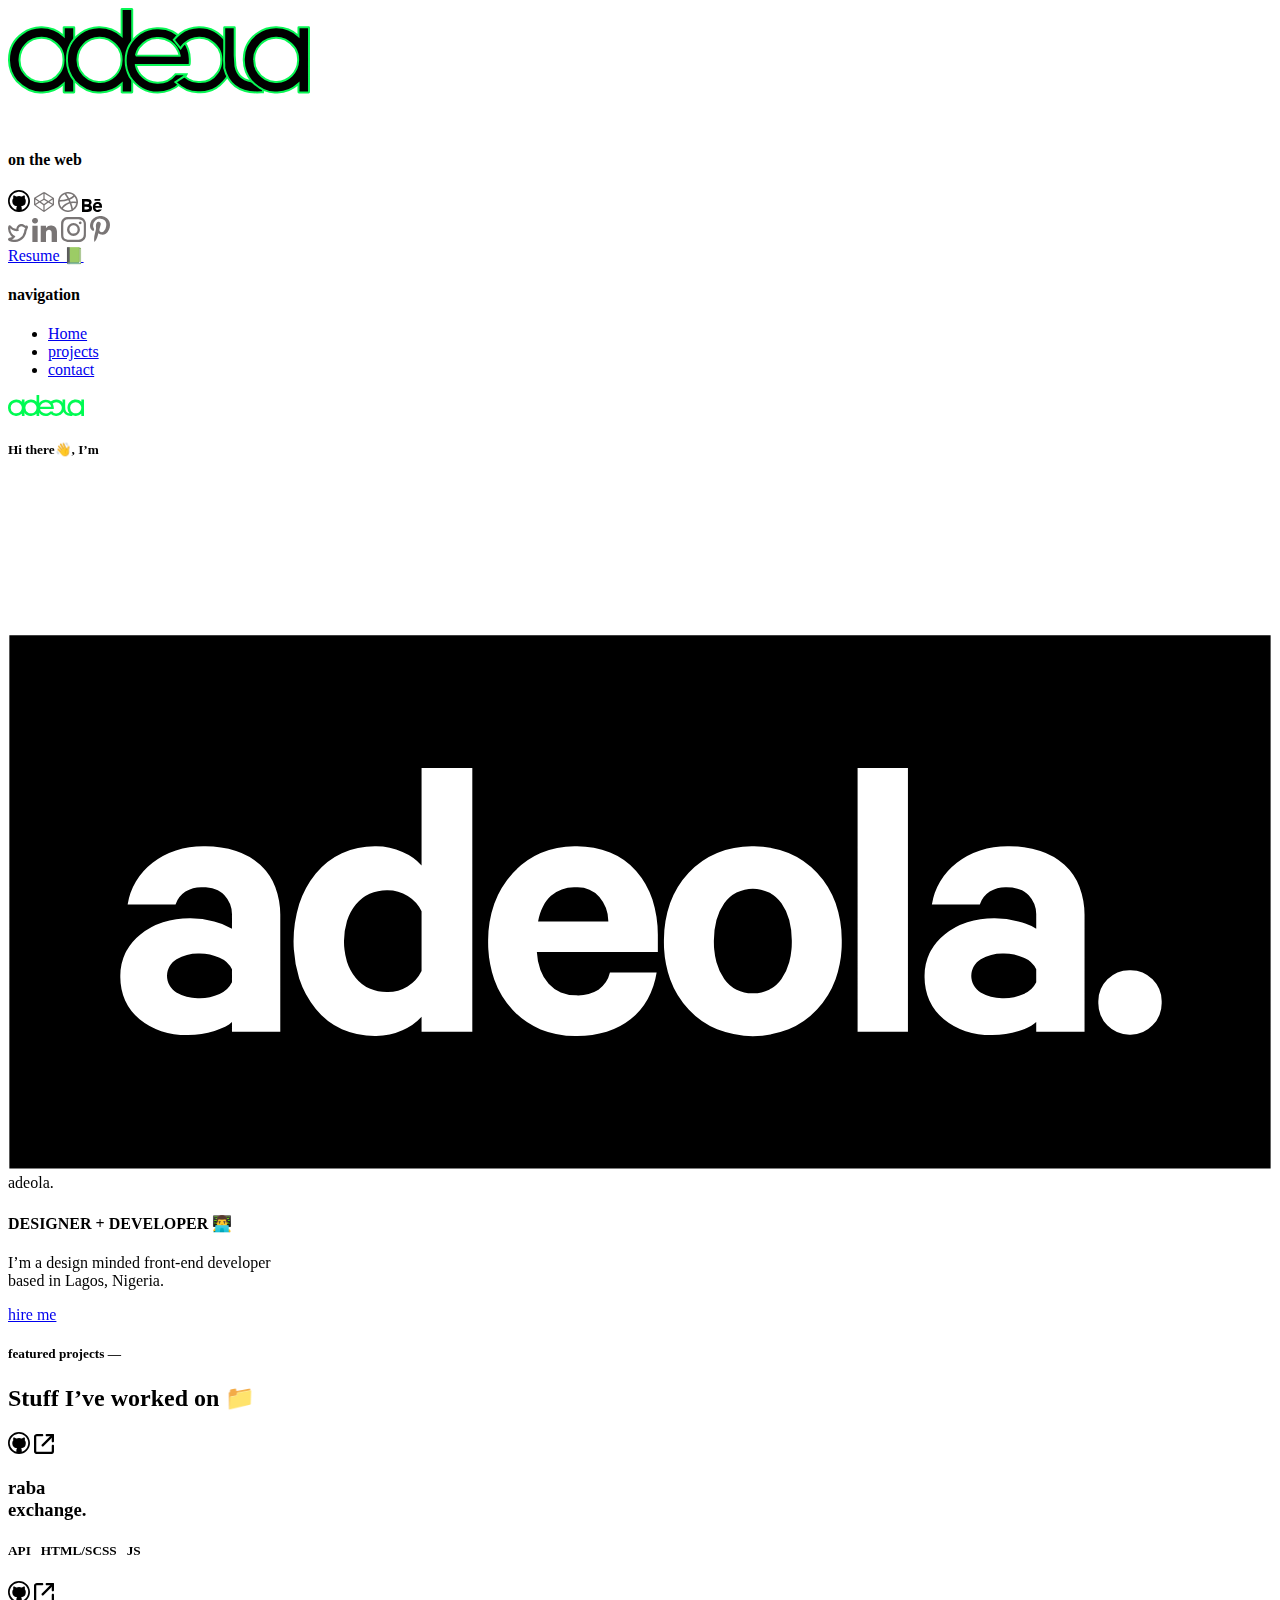
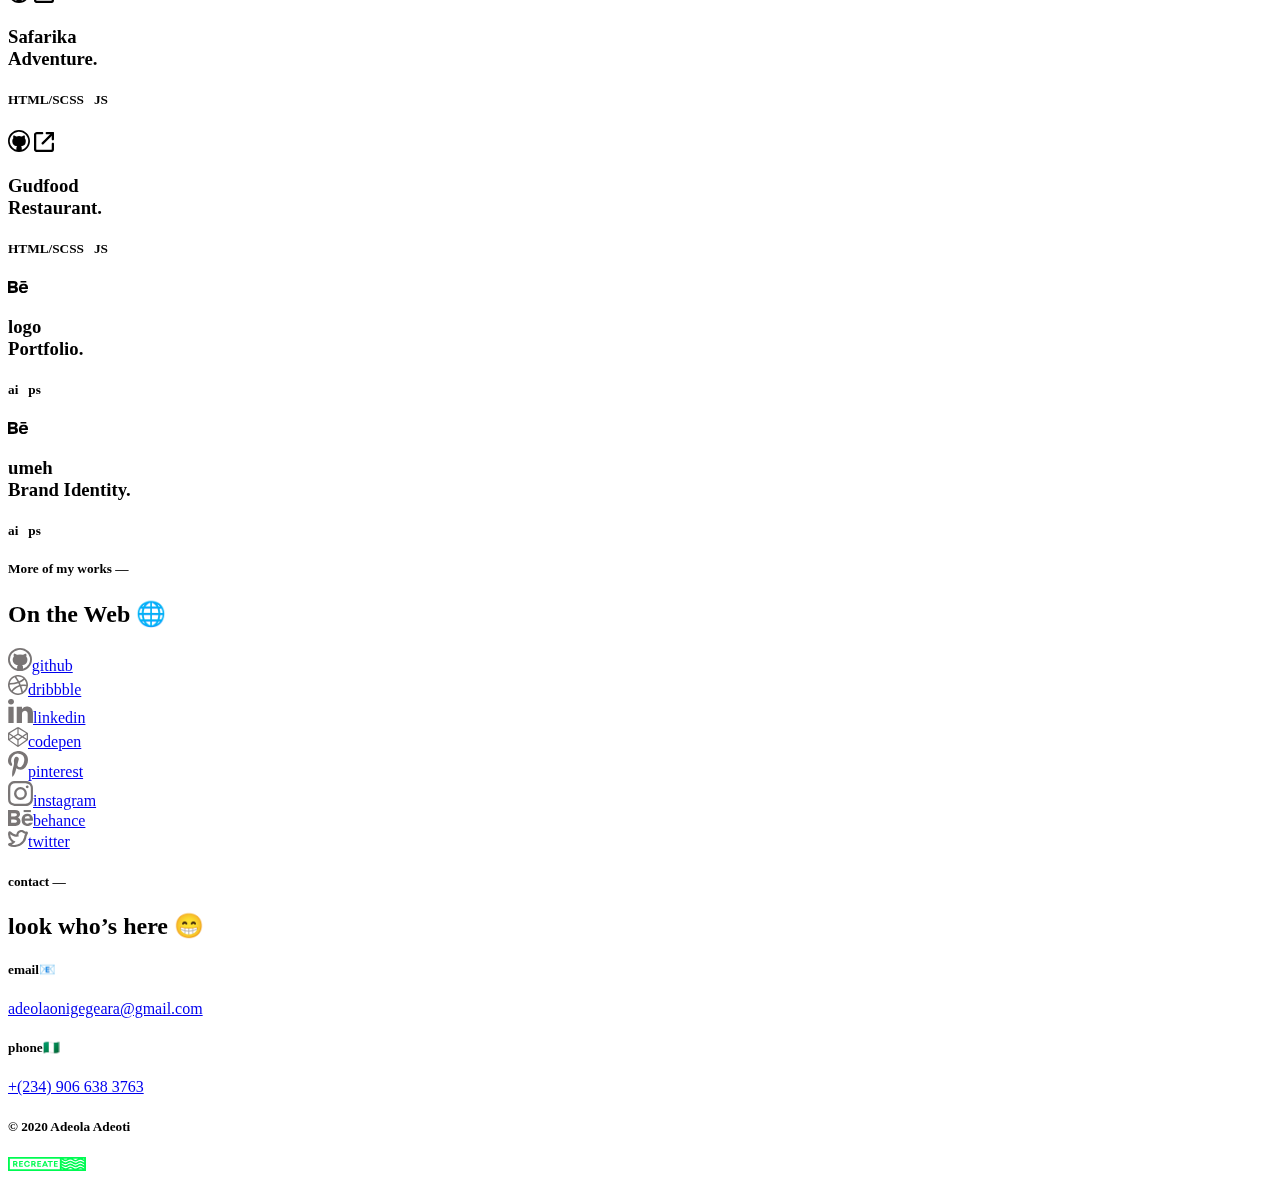
<file: adeolaadeoti-portfolio-master/src/index.html>
<!DOCTYPE html>
<html lang="en">
<head>
    <meta charset="UTF-8">
    <meta name="viewport" content="width=device-width, initial-scale=1.0">
    <title>Adeola Adeola &mdash; Portfolio</title>
    <link rel="icon" type="image/png" sizes="32x32" href="img/png/favicon.png">
    <meta name="theme-color" content="#000000">
    <meta name="description" content="Adeola Adeoti Portfolio">
    <meta name="Keywords" content="Adeola Adeoti, Portfolio, Front-End Developer, Developer, Software Engineer, Nigeria, Lagos">

    <!--w -->
    <meta property="og:site_name" content="adeolaadeoti.netlify.app">
    <meta property="og:title" content="Adeola Adeoti Portfolio">
    <meta property="og:description" content="I’m a design minded front-end developer based in Lagos, Nigeria.">
    <meta property="og:image" itemprop="image" content="img/png/card.png">
    <meta property="og:type" content="website">

    <!--t -->
    <meta name="twitter:card" content="summary_large_image">
    <meta name="twitter:site" content="@adeolaadeoti">
    <meta name="twitter:creator" content="@adeolaadeoti">
    <meta name="twitter:title" content="adeolaadeoti.netlify.app">
    <meta name="twitter:description" content="I’m a design minded front-end developer based in Lagos, Nigeria.">
    <meta name="twitter:image" content="img/png/card.png">
    <meta name="twitter:app:country" content="NG">

</head>
<body>

    <!-- preloader -->
    <div class="preloader">
        <svg id="logo" xmlns="http://www.w3.org/2000/svg" width="302" height="85.573" viewBox="0 0 302 85.573"><g transform="translate(1 1.014)"><path d="M31.886,6.606h1.083a32.886,32.886,0,0,1,21.748,8.638V6.911a.335.335,0,0,1,.361-.361h9.777c.25,0,.361,0,.361.361V71.433c0,.25,0,.389-.361.389H55.078c-.25,0-.361-.139-.361-.389V63.1a31.719,31.719,0,0,1-21,8.666H30.942q-12,0-23.026-11.11A33.33,33.33,0,0,1,0,39.769v-.944A32,32,0,0,1,13.638,12.688,31.525,31.525,0,0,1,31.886,6.606ZM10.5,38.658v1.111c0,7.722,3.75,13.888,11.249,18.776A20.332,20.332,0,0,0,31.5,61.323H33.33A21.137,21.137,0,0,0,50.468,52.24a21.081,21.081,0,0,0,4.055-12.166V38.353c0-8.166-4.277-14.665-12.888-19.443A25,25,0,0,0,32.8,17.077h-.556A22,22,0,0,0,10.5,38.63Z" transform="translate(0 11.654)" stroke="#09f755" stroke-width="2"/><path d="M76.039.011h9.749a.335.335,0,0,1,.361.361V83.087c0,.25,0,.389-.361.389H76.039a.361.361,0,0,1-.389-.389V74.754A31.719,31.719,0,0,1,54.6,83.476H51.819q-12.054,0-23.026-11.11a33.33,33.33,0,0,1-7.944-21v-.944A32,32,0,0,1,34.488,24.287,31.525,31.525,0,0,1,52.736,18.2h1.111a32.858,32.858,0,0,1,21.72,8.638V.372a.361.361,0,0,1,.472-.361Zm-44.607,50.3v1.111c0,7.722,3.75,13.888,11.249,18.776a20.415,20.415,0,0,0,9.777,2.778h1.833A21.742,21.742,0,0,0,75.484,51.729V50.007q0-12.249-12.915-19.443a25,25,0,0,0-8.832-1.833H53.18A22,22,0,0,0,31.432,50.284Z" transform="translate(37.061)" stroke="#09f755" stroke-width="2"/><path d="M73.192,6.9h1.639a31.386,31.386,0,0,1,25,12.721,30.553,30.553,0,0,1,6.333,18.109v2.778c0,2.222-.194,3.305-.555,3.305H52.194v.194a21.248,21.248,0,0,0,7,11.8,21.081,21.081,0,0,0,14.36,5.694h.917A22.526,22.526,0,0,0,91.8,53.035h11.11a30.553,30.553,0,0,1-16.665,15.86,32.386,32.386,0,0,1-11.971,2.389h-.389q-17.082,0-27.775-15.86A33.858,33.858,0,0,1,42,38.953q0-16.832,15.471-27.442A31.914,31.914,0,0,1,73.192,6.9Zm-21,27.275,43.829.167v-.167a23.192,23.192,0,0,0-9.388-13.888,22.942,22.942,0,0,0-11.8-3.694H73q-10.082,0-17.693,9.971a23.914,23.914,0,0,0-3.111,7.61Z" transform="translate(74.655 12.276)" stroke="#09f755" stroke-width="2"/><path d="M111.9,20.93Q101.094,6.542,85.345,6.57H84.262a31.441,31.441,0,0,0-18.248,6.083A40.05,40.05,0,0,0,59.32,19.1L66.1,27.651a26.525,26.525,0,0,1,3.444-4.333,21.554,21.554,0,0,1,15.082-6.277h.583A25.22,25.22,0,0,1,94.039,18.9c8.61,4.861,12.888,11.36,12.888,19.443v1.444A21.22,21.22,0,0,1,102.872,52.2a21.109,21.109,0,0,1-17.165,9.221H83.9a20.581,20.581,0,0,1-9.777-2.778,27.774,27.774,0,0,1-4.416-3.389l-.417.75-8.333,5.416c7.11,6.86,14.582,10.221,22.47,10.221h2.777a32.358,32.358,0,0,0,16.026-4.777q15.3-11.11,15.3-26.886V38.317A31.664,31.664,0,0,0,111.9,20.93Z" transform="translate(105.443 11.69)" stroke="#09f755" stroke-width="2"/><path d="M116.305,60.3V71.718h-2.028q-30.358,1.75-36.663-24.3a61.082,61.082,0,0,0-.194-7.36c0-3.639.194-7.638.194-12V6.919c0-.25,0-.389.361-.389h9.777c.25,0,.361,0,.361.389v28l.75,10.693q3.027,15.165,21.165,15.637A21.665,21.665,0,0,0,116.305,60.3Z" transform="translate(137.616 11.619)" stroke="#09f755" stroke-width="2"/><path d="M116.388,6.606H117.5a32.886,32.886,0,0,1,21.748,8.638V6.911c0-.25,0-.361.361-.361h9.777c.25,0,.361,0,.361.361V71.433c0,.25,0,.389-.361.389h-9.777c-.25,0-.361-.139-.361-.389V63.1a31.719,31.719,0,0,1-21,8.666h-2.778q-12,0-23.026-11.11a33.33,33.33,0,0,1-7.916-21v-.944A31.941,31.941,0,0,1,98.168,12.577,31.5,31.5,0,0,1,116.388,6.606ZM95,38.658v1.111c0,7.722,3.75,13.888,11.11,18.776a20.248,20.248,0,0,0,9.749,2.778h1.833a21.97,21.97,0,0,0,21.192-21.387V38.353Q138.886,26.1,126,18.91a25,25,0,0,0-8.833-1.833h-.555A22,22,0,0,0,94.862,38.63Z" transform="translate(150.254 11.654)" stroke="#09f755" stroke-width="2"/></g></svg>
    </div>
    <div class="cursor"></div>
    <div class="nav-container">
        <div class="nav-icon">
            <div class="bar1"></div>
            <div class="bar2"></div>
            <div class="bar3"></div>
        </div>
        <!-- nav main -->
        <nav class="nav-main">
            <div class="box-wrapper">
                <div class="box"></div>
                <div class="box"></div>
                <div class="box"></div>
                <div class="box"></div>
            </div>
            <img class="mobile-logo" src="./img/svg/adeola-logo-mobile.svg" alt="adeola logo mobile">
            <div class="nav-main__content">
                <!-- first content -->
                <div class="nav-main__content--box">
                    <h4 class="heading-4">on the web</h4>
                    <div class="social-links">
                        <div class="social-links--box">
                            <a href="https://github.com/adeolaadeoti"><img src="./img/svg/github.svg" alt="github"></a>
                            <a href="https://codepen.io/Adeoladev"><img src="./img/svg/codepen.svg" alt="codepen"></a>
                            <a href="https://dribbble.com/adeolaadeoti"><img src="./img/svg/dribbble.svg" alt="dribbble"></a>
                            <a href="https://www.behance.net/adeolaonig2191"><img src="./img/svg/behance.svg" alt="behance"></a>
                        </div>
                        <div class="social-links--box">
                            <a href="https://twitter.com/adeolajs"><img src="./img/svg/twitter.svg" alt="twitter"></a>
                            <a href="https://www.linkedin.com/in/adeoladev/"><img src="./img/svg/linkedin.svg" alt="linkedin"></a>
                            <a href="https://www.instagram.com/adeolaadeoti_/"><img src="./img/svg/instagram.svg" alt="instagram"></a>
                            <a href="https://www.pinterest.com/adeotiadeola/"><img src="./img/svg/pinterest.svg" alt="pinterest"></a>
                        </div>
                    </div>
                    <a class="resume" href="./img/adeola-resume.pdf" target="_blank" rel="noopener noreferrer">Resume 📗</a>
                </div>
                <!-- second content -->
                <div class="nav-main__content--box">
                    <h4 class="heading-4">navigation</h4>
                    <ul class="list">
                        <li class="list__item"><a href="#home" class="list__link">Home</a></li>
                        <li class="list__item"><a href="#projects" class="list__link">projects</a></li>
                        <li class="list__item"><a href="#contact" class="list__link">contact</a></li>
                    </ul>
                </div>
                
            </div>
        </nav>
        <!-- nav sub -->
        <nav class="nav-sub">
            <picture>
                <source media="(max-width:37.5em)" srcset="./img/svg/adeola-logo-mobile.svg">
                <img src="./img/svg/adeola-logo-desktop.svg" alt="adeola logo">
            </picture>
        </nav>
    </div>

    <div class="smooth-scroll-wrapper">
        <section class="content">
            <!-- header -->
            <header id="home" class="header">
                <!-- hero -->
                <div class="hero">
                    <h5 class="heading-5">Hi there👋, I’m</h5>
                    <!-- text video -->
                    <div class="text-container">
                        <video autoplay playsinline muted loop preload>
                            <source src="https://d33wubrfki0l68.cloudfront.net/ab4c4ea31f1543825102ebf15a35080cdc1397ce/b8c4f/static/images/frontpage/hero/gradient.mp4" />
                        </video>
                        <svg xmlns="http://www.w3.org/2000/svg" viewBox="0 0 467 198"><path d="M466,197H0V0H466V197ZM274.7,77.95a34.549,34.549,0,0,0-13.2,2.437A30.015,30.015,0,0,0,251,87.7a32.323,32.323,0,0,0-6.863,11.213,41.6,41.6,0,0,0-2.288,14.137,41.042,41.042,0,0,0,2.288,14.025A32.389,32.389,0,0,0,251,138.25a30.015,30.015,0,0,0,10.5,7.312,36.962,36.962,0,0,0,26.4,0,30.015,30.015,0,0,0,10.5-7.312,32.393,32.393,0,0,0,6.862-11.175,41.045,41.045,0,0,0,2.287-14.025,41.6,41.6,0,0,0-2.287-14.137A32.326,32.326,0,0,0,298.4,87.7a30.015,30.015,0,0,0-10.5-7.312A34.553,34.553,0,0,0,274.7,77.95Zm-65.55,0a32.3,32.3,0,0,0-12.844,2.494,29.986,29.986,0,0,0-10.331,7.481,33.671,33.671,0,0,0-6.806,11.269A40.721,40.721,0,0,0,176.9,113.05a42.069,42.069,0,0,0,2.25,14.119,32.056,32.056,0,0,0,6.75,11.156,29.375,29.375,0,0,0,10.387,7.256A34.5,34.5,0,0,0,209.45,148a38.32,38.32,0,0,0,11.269-1.556,26.594,26.594,0,0,0,8.906-4.668,25.125,25.125,0,0,0,6.244-7.406,30.156,30.156,0,0,0,3.281-9.769H221.9a10.6,10.6,0,0,1-4.238,6.3,14.507,14.507,0,0,1-8.213,2.1,14.678,14.678,0,0,1-5.7-1.069,12.74,12.74,0,0,1-4.5-3.206,15.394,15.394,0,0,1-3.038-5.082,23.411,23.411,0,0,1-1.312-6.694h44.7v-5.7a43.423,43.423,0,0,0-2.006-13.631,30.206,30.206,0,0,0-6.018-10.594,25.5,25.5,0,0,0-9.619-6.806A34.072,34.072,0,0,0,209.15,77.95Zm-73.65,0a30.506,30.506,0,0,0-12.619,2.512A26.414,26.414,0,0,0,113.225,88a35.024,35.024,0,0,0-6.132,11.287,47.293,47.293,0,0,0,0,27.506,34.63,34.63,0,0,0,6.132,11.231,26.387,26.387,0,0,0,9.656,7.481A30.7,30.7,0,0,0,135.5,148a23.531,23.531,0,0,0,9.75-2.1,19.659,19.659,0,0,0,7.05-4.95v5.55H171.05V49H152.3V85a19.672,19.672,0,0,0-7.05-4.95A23.545,23.545,0,0,0,135.5,77.95ZM364.1,104.5a33.052,33.052,0,0,0-10.182,1.5,25.919,25.919,0,0,0-8.344,4.5,20,20,0,0,0-5.569,6.862,19.657,19.657,0,0,0-1.856,8.587,21.886,21.886,0,0,0,1.781,9,18.9,18.9,0,0,0,5.344,6.9,24.759,24.759,0,0,0,8.006,4.387,31.244,31.244,0,0,0,9.769,1.463,32.186,32.186,0,0,0,9.9-1.5c3.085-1,5.255-2.105,6.45-3.3v3.6h17.85V103.75a29.657,29.657,0,0,0-1.856-10.819,21.742,21.742,0,0,0-5.569-8.157,24.175,24.175,0,0,0-8.906-5.118A38.16,38.16,0,0,0,369.05,77.95a34.009,34.009,0,0,0-10.369,1.519,27.364,27.364,0,0,0-8.606,4.556,25.482,25.482,0,0,0-6.169,6.881A23.773,23.773,0,0,0,340.85,99.4h17.7a9.357,9.357,0,0,1,3.675-4.725A11.44,11.44,0,0,1,368.45,93.1c3.583,0,6.333.984,8.175,2.925a10.4,10.4,0,0,1,2.776,7.425v4.95a21.229,21.229,0,0,0-6.6-2.7A33.908,33.908,0,0,0,364.1,104.5Zm-297.15,0A33.049,33.049,0,0,0,56.769,106a25.919,25.919,0,0,0-8.344,4.5,20,20,0,0,0-5.569,6.862A19.657,19.657,0,0,0,41,125.95a21.888,21.888,0,0,0,1.781,9,18.9,18.9,0,0,0,5.343,6.9,24.76,24.76,0,0,0,8.006,4.387A31.244,31.244,0,0,0,65.9,147.7a32.178,32.178,0,0,0,9.9-1.5c3.086-1,5.256-2.105,6.45-3.3v3.6H100.1V103.75a29.657,29.657,0,0,0-1.856-10.819,21.742,21.742,0,0,0-5.569-8.157,24.174,24.174,0,0,0-8.906-5.118A38.16,38.16,0,0,0,71.9,77.95a34.006,34.006,0,0,0-10.369,1.519,27.367,27.367,0,0,0-8.606,4.556,25.473,25.473,0,0,0-6.169,6.881A23.775,23.775,0,0,0,43.7,99.4H61.4a9.357,9.357,0,0,1,3.675-4.725A11.44,11.44,0,0,1,71.3,93.1c3.583,0,6.333.984,8.176,2.925a10.4,10.4,0,0,1,2.775,7.425v4.95a21.231,21.231,0,0,0-6.6-2.7A33.921,33.921,0,0,0,66.95,104.5Zm347.1,19.2a11.36,11.36,0,0,0-8.325,3.375,11.544,11.544,0,0,0-3.375,8.475,11.941,11.941,0,0,0,3.3,8.55,11.482,11.482,0,0,0,8.4,3.45,11.233,11.233,0,0,0,8.325-3.45,11.8,11.8,0,0,0,3.375-8.55,11.544,11.544,0,0,0-3.375-8.475A11.36,11.36,0,0,0,414.05,123.7ZM313.4,49v97.5H332V49Zm53.851,85.05a15.939,15.939,0,0,1-8.4-2.1,7.167,7.167,0,0,1,.076-12.3,16.041,16.041,0,0,1,8.325-2.1,17.776,17.776,0,0,1,7.574,1.575A8.793,8.793,0,0,1,379.4,123.4v4.8a8.788,8.788,0,0,1-4.576,4.275A17.776,17.776,0,0,1,367.25,134.05Zm-297.15,0a15.933,15.933,0,0,1-8.4-2.1,7.166,7.166,0,0,1,.075-12.3,16.041,16.041,0,0,1,8.325-2.1,17.779,17.779,0,0,1,7.575,1.575A8.792,8.792,0,0,1,82.25,123.4v4.8a8.787,8.787,0,0,1-4.575,4.275A17.779,17.779,0,0,1,70.1,134.05Zm204.6-1.8a13.26,13.26,0,0,1-6.019-1.331,12.612,12.612,0,0,1-4.556-3.993,19.2,19.2,0,0,1-2.869-6.132,29.259,29.259,0,0,1-.956-7.744,30,30,0,0,1,.956-7.856,19.151,19.151,0,0,1,2.869-6.169,12.612,12.612,0,0,1,4.556-3.994,14.271,14.271,0,0,1,12.037,0,12.607,12.607,0,0,1,4.556,3.994,19.142,19.142,0,0,1,2.869,6.169,30,30,0,0,1,.956,7.856,29.265,29.265,0,0,1-.956,7.744,19.2,19.2,0,0,1-2.869,6.132,12.607,12.607,0,0,1-4.556,3.993A13.262,13.262,0,0,1,274.7,132.25Zm-135-.45a16.028,16.028,0,0,1-6.6-1.312,14.109,14.109,0,0,1-5.1-3.937,18,18,0,0,1-3.262-6,26.472,26.472,0,0,1,0-15.019A18.387,18.387,0,0,1,128,99.475a14.136,14.136,0,0,1,5.1-3.994,15.833,15.833,0,0,1,6.6-1.331,13.862,13.862,0,0,1,7.5,2.175,13.491,13.491,0,0,1,5.1,5.625V124a13.9,13.9,0,0,1-12.6,7.8Zm81.6-26.1H195.35c.846-4.181,2.448-7.36,4.762-9.45A13.242,13.242,0,0,1,209.3,93.1a11.115,11.115,0,0,1,8.7,3.525,13.746,13.746,0,0,1,3.3,9.074Z" transform="translate(0.5 0.5)" stroke="rgba(0,0,0,0)" stroke-miterlimit="10" stroke-width="1"/></svg>
                        <span>adeola.</span>
                    </div>
                    <h4 class="heading-4 pri-color mt-s mb-s">DESIGNER + DEVELOPER 👨‍💻</h4>
                    <p class="paragraph mb-m">I’m a design minded front-end developer<br>based in Lagos, Nigeria.</p>
                    <a href="#contact" class="cta">hire me</a>
                </div>
            </header>

            <main>
                <!-- project section -->
                <section id="projects" class="project">
                    <h5 class="heading-5 sec-color mb-s">featured projects &mdash;</h5>
                    <h2 class="heading-2">Stuff I’ve worked on 📁</h2>
                    <div class="project-box__wrapper">
                        <div class="project-box">
                            <div class="project-box__link">
                                <a href="https://github.com/adeolaadeoti/raba-exchange-rate" target="_blank" rel="noopener noreferrer"><img src="./img/svg/github.svg" alt="github logo"></a>
                                <a href="https://raba.netlify.app" target="_blank" rel="noopener noreferrer"><img src="./img/svg/link.svg" alt="link icon"></a>
                            </div>
                            <div class="project-box__content">
                                <h3 class="heading-3 mb-l">raba<br>exchange.</h3>
                                <h5 class="heading-5">API &nbsp; HTML/SCSS &nbsp; JS</h5>
                            </div>
                        </div>
                        <div class="project-box">
                            <div class="project-box__link">
                                <a href="https://github.com/adeolaadeoti/safarika" target="_blank" rel="noopener noreferrer"><img src="./img/svg/github.svg" alt="github logo"></a>
                                <a href="https://safarika.netlify.app" target="_blank" rel="noopener noreferrer"><img src="./img/svg/link.svg" alt="link icon"></a>
                            </div>
                            <div class="project-box__content">
                                <h3 class="heading-3 mb-l">Safarika<br>Adventure.</h3>
                                <h5 class="heading-5">HTML/SCSS &nbsp; JS</h5>
                            </div>
                        </div>
                        <div class="project-box">
                            <div class="project-box__link">
                                <a href="https://github.com/adeolaadeoti/gudfood-restaurant" target="_blank" rel="noopener noreferrer"><img src="./img/svg/github.svg" alt="github logo"></a>
                                <a href="https://gudfood.netlify.app" target="_blank" rel="noopener noreferrer"><img src="./img/svg/link.svg" alt="link icon"></a>
                            </div>
                            <div class="project-box__content">
                                <h3 class="heading-3 mb-l">Gudfood<br>Restaurant.</h3>
                                <h5 class="heading-5">HTML/SCSS &nbsp; JS</h5>
                            </div>
                        </div>
                        <div class="project-box">
                            <div class="project-box__link">
                                <a href="https://www.behance.net/gallery/99359631/LogoFolio" target="_blank" rel="noopener noreferrer"><img src="./img/svg/behance.svg" alt="behance logo"></a>
                            </div>
                            <div class="project-box__content">
                                <h3 class="heading-3 mb-l">logo<br>Portfolio.</h3>
                                <h5 class="heading-5">ai &nbsp; ps</h5>
                            </div>
                        </div>
                        <div class="project-box">
                            <div class="project-box__link">
                                <a href="https://www.behance.net/gallery/99004155/Umeh-Group-Brand-Identity" target="_blank" rel="noopener noreferrer"><img src="./img/svg/behance.svg" alt="behance logo"></a>
                            </div>
                            <div class="project-box__content">
                                <h3 class="heading-3 mb-l">umeh<br>Brand Identity.</h3>
                                <h5 class="heading-5">ai &nbsp; ps</h5>
                            </div>
                        </div>
                    </div>
                </section>
                <!-- web section -->
                <section class="web">
                    <h5 class="heading-5 sec-color mb-s">More of my works &mdash;</h5>
                    <h2 class="heading-2">On the Web 🌐</h2>
                    <div class="web-box__wrapper">
                        <div class="web-box">
                            <a href="https://github.com/adeolaadeoti" target="_blank" rel="noopener noreferrer"><img src="./img/svg/github-web.svg" alt="github">github</a>
                        </div>
                        <div class="web-box">
                            <a href="https://dribbble.com/adeolaadeoti" target="_blank" rel="noopener noreferrer"><img src="./img/svg/dribbble.svg" alt="dribbble">dribbble</a>
                        </div>
                        <div class="web-box">
                            <a href="https://www.linkedin.com/in/adeoladev/" target="_blank" rel="noopener noreferrer"><img src="./img/svg/linkedin.svg" alt="linkedin">linkedin</a>
                        </div>
                        <div class="web-box">
                            <a href="https://codepen.io/Adeoladev" target="_blank" rel="noopener noreferrer"><img src="./img/svg/codepen.svg" alt="codepen">codepen</a>
                        </div>
                        <div class="web-box">
                            <a href="https://www.pinterest.com/adeotiadeola/" target="_blank" rel="noopener noreferrer"><img src="./img/svg/pinterest.svg" alt="pinterest">pinterest</a>
                        </div>
                        <div class="web-box">
                            <a href="https://www.instagram.com/adeolaadeoti_/" target="_blank" rel="noopener noreferrer"><img src="./img/svg/instagram.svg" alt="instagram">instagram</a>
                        </div>
                        <div class="web-box">
                            <a href="https://www.behance.net/adeolaonig2191" target="_blank" rel="noopener noreferrer"><img src="./img/svg/behance-web.svg" alt="behance">behance</a>
                        </div>
                        <div class="web-box">
                            <a href="https://twitter.com/adeolajs" target="_blank" rel="noopener noreferrer"><img src="./img/svg/twitter.svg" alt="twitter">twitter</a>
                        </div>
                    </div>
                </section>
                <!-- contact -->
                <section id="contact" class="contact">
                    <h5 class="heading-5 sec-color mb-s">contact &mdash;</h5>
                    <h2 class="heading-2">look who’s here 😁</h2>
                    <div class="contact-box__wrapper">
                        <div class="contact-box">
                            <h5 class="heading-5 sec-color mb-s">email📧</h5>
                            <a href="mailto:adeolaonigegeara@gmail.com" target="_blank" rel="nofollow noopener noreferrer">adeolaonigegeara@gmail.com</a>
                        </div>
                        <div class="contact-box">
                            <h5 class="heading-5 sec-color mb-s">phone🇳🇬</h5>
                            <a href="tel:+2349066383763">+(234) 906 638 3763</a>
                        </div>
                    </div>
                </section>
            </main>

            <!-- footer -->
            <footer class="footer">
                <h5 class="heading-5">© 2020 Adeola Adeoti</h5>
                <img src="./img/svg/recreate.svg" alt="recreate logo">

            </footer>

        </section>
    </div>
    
    <script>
        // distort scroll
        const body = document.body,
            scrollWrap = document.getElementsByClassName("smooth-scroll-wrapper")[0],
            height = scrollWrap.getBoundingClientRect().height - '100px',
            speed = 0.08;

        var offset = 0;

        body.style.height = Math.floor(height) + "px";

        function smoothScroll() {
            offset += (window.pageYOffset - offset) * speed;

            var scroll = "translateY(-" + offset + "px) translateZ(0)";
            scrollWrap.style.transform = scroll;

            callScroll = requestAnimationFrame(smoothScroll);
        }

        smoothScroll();
        const content = document.querySelector("section");
        let currentPos = window.pageYOffset;

        const callDistort = function () {
            const newPos = window.pageYOffset;
            const diff = newPos - currentPos;
            const speed = diff * 0.2;

            content.style.transform = "skewY(" + speed + "deg)";
            currentPos = newPos;
            requestAnimationFrame(callDistort);
        };

        callDistort();
    </script>
    <script src="https://cdnjs.cloudflare.com/ajax/libs/gsap/3.3.1/gsap.min.js"></script>
    <script src="./index.js"></script>
</body>
</html>
</file>
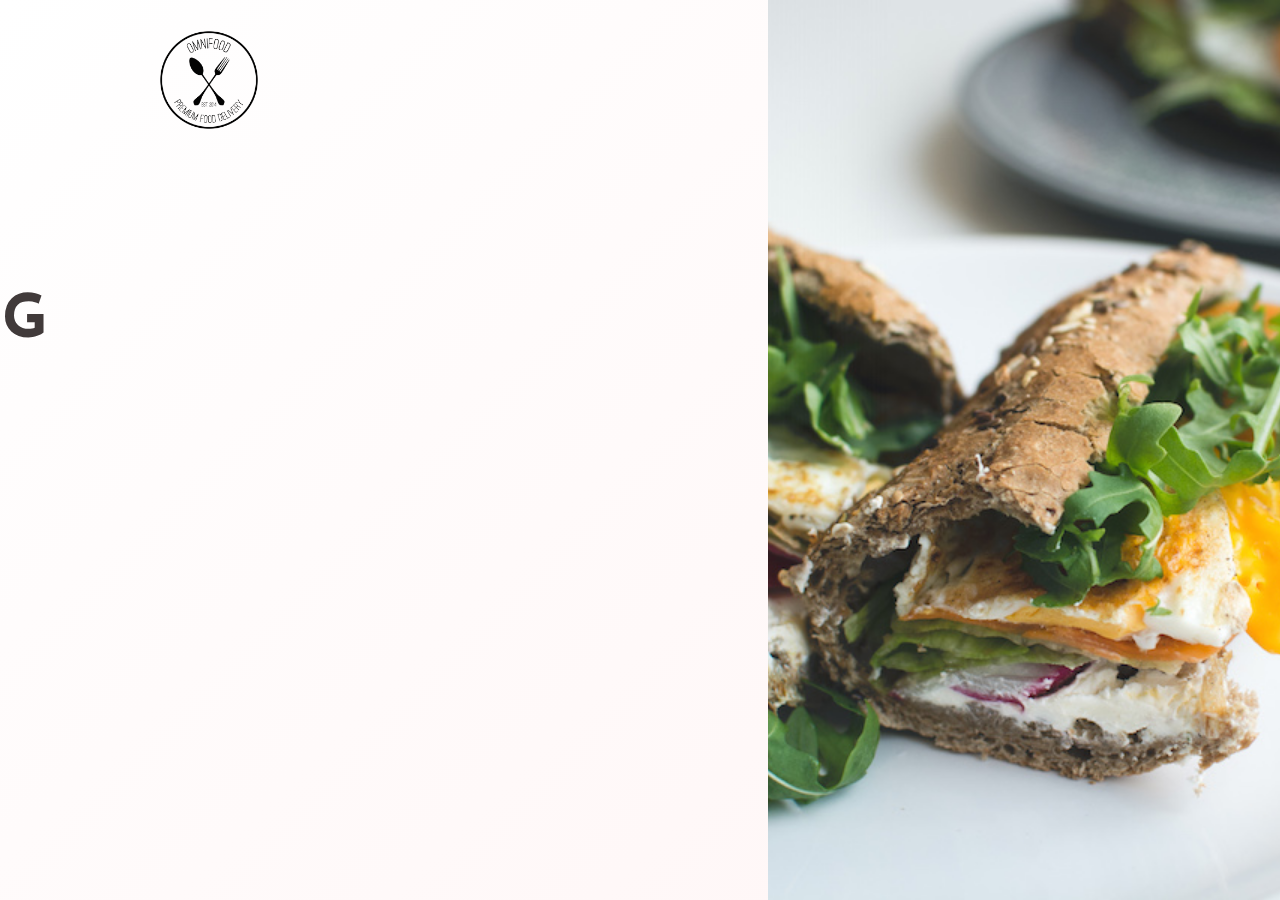
<file: cooking-show-master/cooking-show-master/index.html>
<!DOCTYPE html>
<html lang="en">
<head>
  <meta charset="UTF-8">
  <meta name="viewport" content="width=device-width, initial-scale=1.0">
  <title>The Cooking Show</title>
  <link href="https://fonts.googleapis.com/css2?family=Josefin+Sans&display=swap" rel="stylesheet">
  <link rel="stylesheet" href="style.css">
</head>
<body>
  <div class="container">
    <div class="left">
      <div class="inner__container">
        <img class="logo" src="img/logo.png" alt="logo">

        <img src="img/bg.jpg" class="bg-mobile" alt="">

        <h1>
          <span>The</span><br />
          Cooking<br />
          Show
        </h1>

        <p>
          Hi there! We're pleased to announce that the famous cooking show will commence soonest. Add your email below to stay up-to-date with further announcements.
        </p>

        <form id="form">
          <input id="email" type="email" placeholder="Email Address">
          <img class="error-icon" src="img/icon-error.svg">
          <button><img src="img/icon-arrow.svg"></button>
          <small>Please provide a valid email address</small>
        </form>

      </div>
    </div>
    <div class="right"></div>
  </div>
  <script src="script.js"></script>
</body>
</html>
</file>
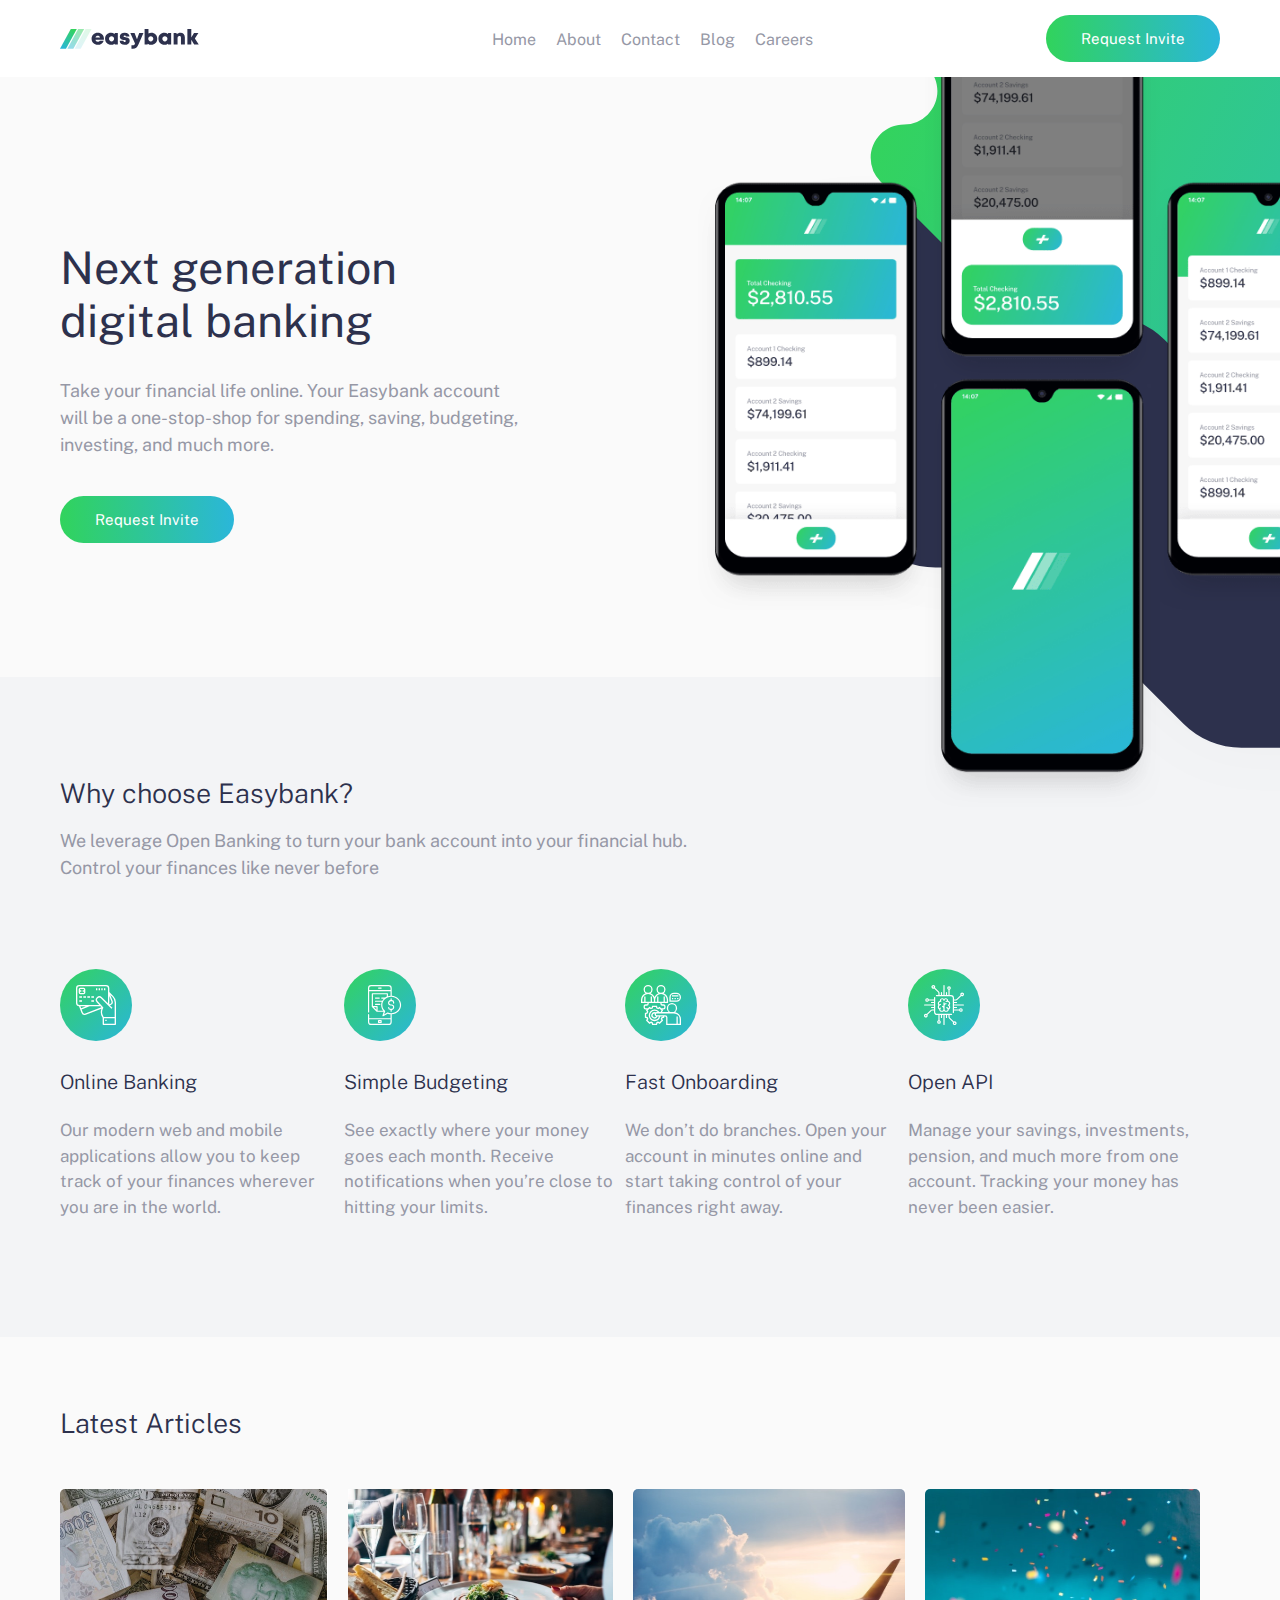
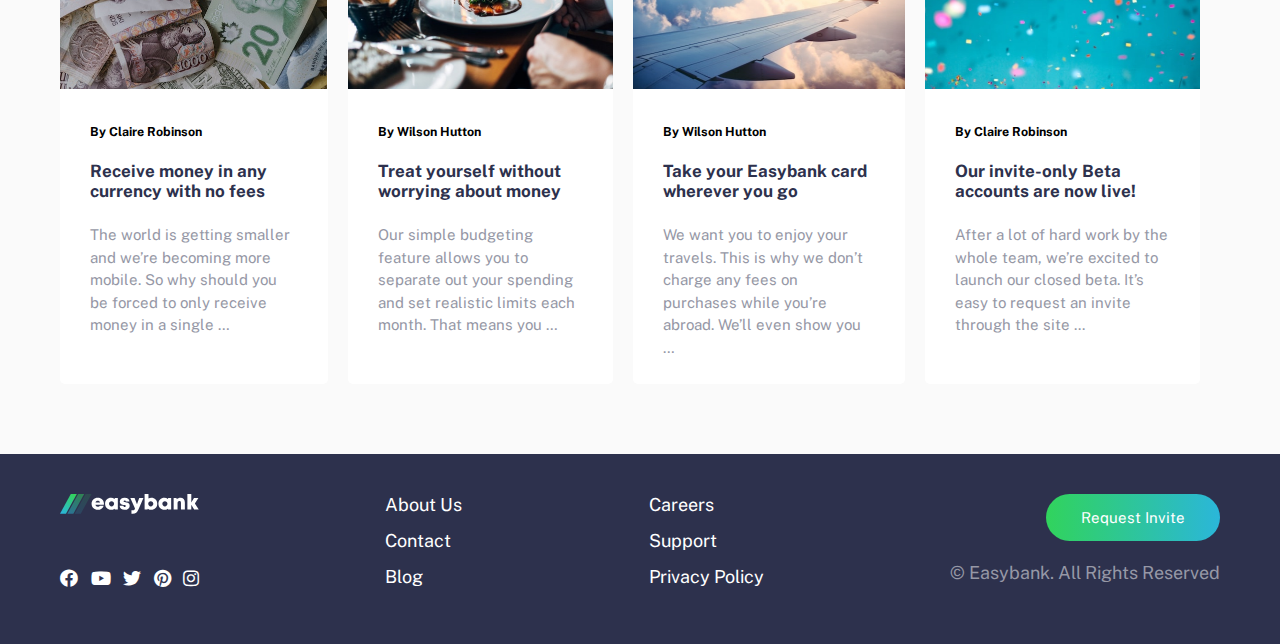
<file: easybank-master/easybank-master/index.html>
<!DOCTYPE html>
<html lang="en">

<head>
  <meta charset="UTF-8">
  <meta name="viewport" content="width=device-width, initial-scale=1.0">
  <link rel="icon" type="image/png" sizes="32x32" href="./images/favicon-32x32.png">
  <title>Frontend Mentor | Easybank landing page</title>
  <link href="https://fonts.googleapis.com/css2?family=Public+Sans:wght@300;400&display=swap" rel="stylesheet">
  <link rel="stylesheet" href="https://cdnjs.cloudflare.com/ajax/libs/font-awesome/5.13.1/css/all.min.css">
  <link rel="stylesheet" href="style.css">
  <script src="script.js" defer></script>
</head>

<body>
  <nav>
    <div class="container flex">
      <img src="images/logo.svg" alt="logo">
      <ul id="menu">
        <li><a href="#">Home</a></li>
        <li><a href="#">About</a></li>
        <li><a href="#">Contact</a></li>
        <li><a href="#">Blog</a></li>
        <li><a href="#">Careers</a></li>
      </ul>
      <button class="cta">Request Invite</button>
      <button id="hamburger" class="hamburger">
        <img class="open" src="images/icon-hamburger.svg">
        <img class="close" src="images/icon-close.svg">
      </button>
    </div>
  </nav>
  <header>
    <div class="hero container flex mobile-reverse">
      <div>
        <h1>Next generation digital banking</h1>
        <p> Take your financial life online. Your Easybank account will be a one-stop-shop
          for spending, saving, budgeting, investing, and much more.</p>
        <button class="cta">Request Invite</button>
      </div>
      <div>
        <img src="images/image-mockups.png" alt="">
      </div>
    </div>
  </header>

  <section class="section-features">
    <div class="container">
      <div class="features--intro">
        <h2>Why choose Easybank?</h2>
        <p>We leverage Open Banking to turn your bank account into your financial hub.<br> Control
          your finances like never before</p>
      </div>
      <div class="features">
        <div>
          <div> <img src="images/icon-online.svg" alt="">
            <h3>Online Banking</h3>
            <p>Our modern web and mobile applications allow you to keep track of your finances
              wherever you are in the world.</p>
          </div>
        </div>
        <div>
          <div> <img src="images/icon-budgeting.svg" alt="">
            <h3>Simple Budgeting</h3>
            <p>See exactly where your money goes each month. Receive notifications when you’re
              close to hitting your limits.</p>
          </div>
        </div>
        <div>
          <div>
            <img src="images/icon-onboarding.svg" alt="">
            <h3>Fast Onboarding</h3>
            <p>We don’t do branches. Open your account in minutes online and start taking control
              of your finances right away.</p>
          </div>
        </div>
        <div>
          <div>
            <img src="images/icon-api.svg" alt="">
            <h3>Open API</h3>
            <p>Manage your savings, investments, pension, and much more from one account. Tracking
              your money has never been easier.</p>
          </div>
        </div>
      </div>
    </div>
  </section>

  <section class="section-articles">
    <div class="container">
      <h2>Latest Articles</h2>
      <div class="articles">
        <div class="article">
          <img src="images/image-currency.jpg" alt="currency">
          <div>
            <h5>By Claire Robinson</h5>
            <h4><a href="#">Receive money in any currency with no fees</a></h4>
            <p>The world is getting smaller and we’re becoming more mobile. So why should you be
              forced to only receive money in a single …</p>
          </div>
        </div>
        <div class="article">
          <img src="images/image-restaurant.jpg" alt="confetti">
          <div>
            <h5>By Wilson Hutton</h5>
            <h4><a href="#">Treat yourself without worrying about money</a></h4>
            <p>Our simple budgeting feature allows you to separate out your spending and set
              realistic limits each month. That means you …</p>
          </div>
        </div>
        <div class="article">
          <img src="images/image-plane.jpg" alt="plane">
          <div>
            <h5>By Wilson Hutton</h5>
            <h4><a href="#">Take your Easybank card wherever you go</a></h4>
            <p>We want you to enjoy your travels. This is why we don’t charge any fees on purchases
              while you’re abroad. We’ll even show you …</p>
          </div>
        </div>
        <div class="article">
          <img src="images/image-confetti.jpg" alt="confetti">
          <div>
            <h5>By Claire Robinson</h5>
            <h4><a href="#">Our invite-only Beta accounts are now live!</a></h4>
            <p>After a lot of hard work by the whole team, we’re excited to launch our closed beta.
              It’s easy to request an invite through the site ...</p>
          </div>
        </div>
      </div>
    </div>
  </section>

  <footer>
    <div class="container">
      <div class="logo__social-icons">
        <div><img src="images/logo-white.svg" alt="logo"></div>
        <ul>
          <li>
            <a href="#">
              <i class="fab fa-facebook"></i>
            </a>
          </li>
          <li>
            <a href="#">
              <i class="fab fa-youtube"></i>
            </a>
          </li>
          <li>
            <a href="#">
              <i class="fab fa-twitter"></i>
            </a>
          </li>
          <li>
            <a href="#">
              <i class="fab fa-pinterest"></i>
            </a>
          </li>
          <li>
            <a href="#">
              <i class="fab fa-instagram"></i>
            </a>
          </li>
        </ul>
      </div>
      <ul class="links1">
        <li>
          <a href="#">About Us</a>
        </li>
        <li>
          <a href="#">Contact</a>
        </li>
        <li>
          <a href="#">Blog</a>
        </li>
      </ul>
      <ul class="links2">
        <li>
          <a href="#">Careers</a>
        </li>
        <li>
          <a href="#">Support</a>
        </li>
        <li>
          <a href="#">
            Privacy Policy
          </a>
        </li>
      </ul>
      <div>
        <button class="cta">Request Invite</button>
        <p>&copy; Easybank. All Rights Reserved</p>
      </div>
    </div>
  </footer>
</body>

</html>
</file>
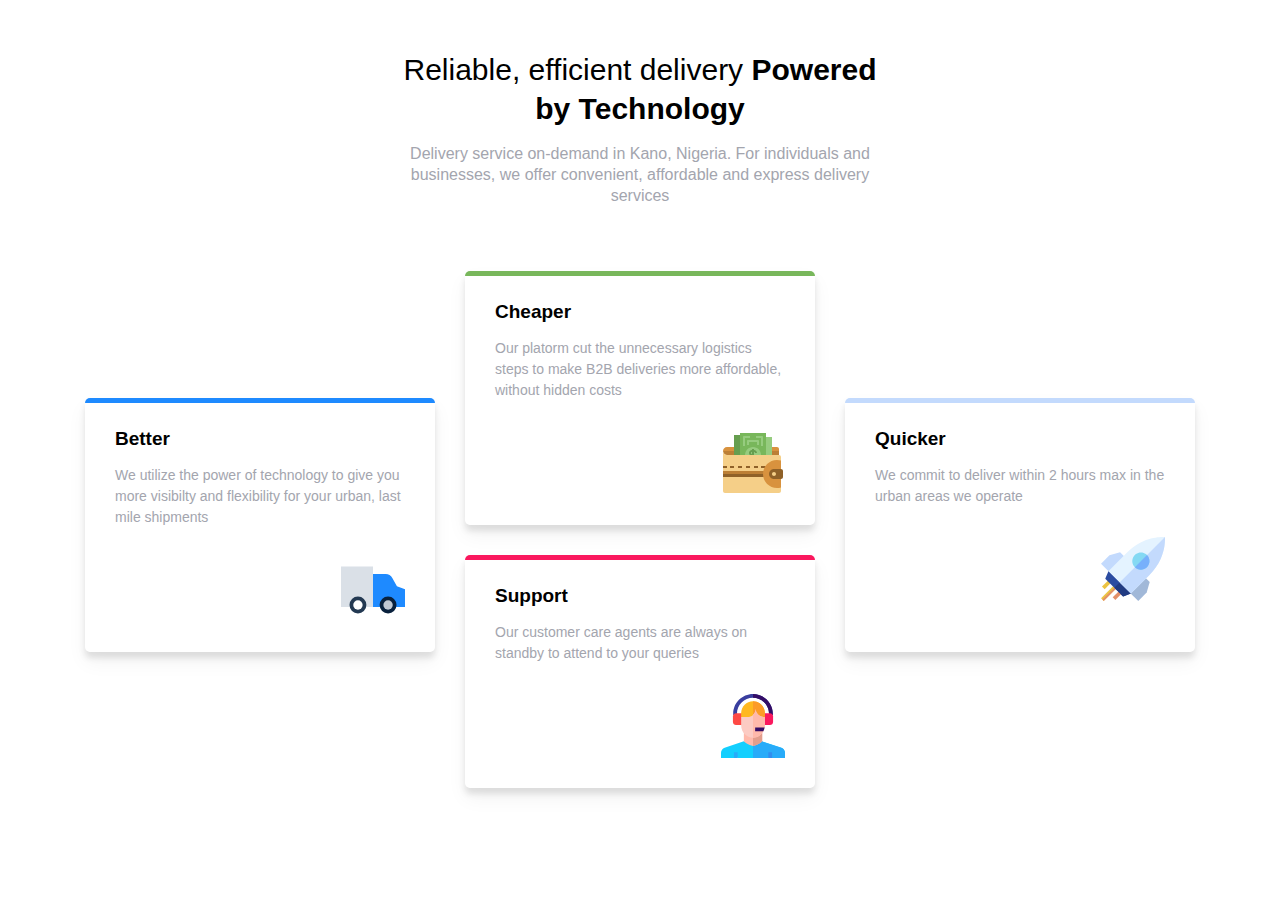
<file: features-cards-master/features-cards-master/index.html>
<!DOCTYPE html>
<html lang="en">
<head>
    <meta charset="UTF-8">
    <meta name="viewport" content="width=device-width, initial-scale=1.0">
    <meta http-equiv="X-UA-Compatible" content="ie=edge">
    <title>Features Cards</title>
    <link rel="stylesheet" href="style.css">
</head>
<body>
    <header>
        <h1>
            <span>Reliable, efficient delivery</span>
            Powered by Technology
        </h1>
        <p>Delivery service on-demand in Kano, Nigeria. For individuals and businesses, we offer convenient, affordable and express delivery services</p>
    </header>
    <div class="container">

        <div class="box box-better push-down">
            <h2>Better</h2>
            <p>We utilize the power of technology to give you more visibilty and flexibility for your urban, last mile shipments</p>
            <img src="img/van.svg" alt="Parcel Delivery">
        </div>

        <div class="box box-cheaper">
            <h2>Cheaper</h2>
            <p>Our platorm cut the unnecessary logistics steps to make B2B deliveries more affordable, without hidden costs</p>
            <img src="img/wallet.svg" alt="Wallet">
        </div>

        <div class="box box-quicker push-down">
            <h2>Quicker</h2>
            <p>We commit to deliver within 2 hours max in the urban areas we operate</p>
            <img src="img/rocket.svg" alt="Rocket">
        </div>

        <div class="box box-support">
            <h2>Support</h2>
            <p>Our customer care agents are always on standby to attend to your queries</p>
            <img src="img/support.svg" alt="Customer Care">
        </div>
    </div>
</body>
</html>
</file>
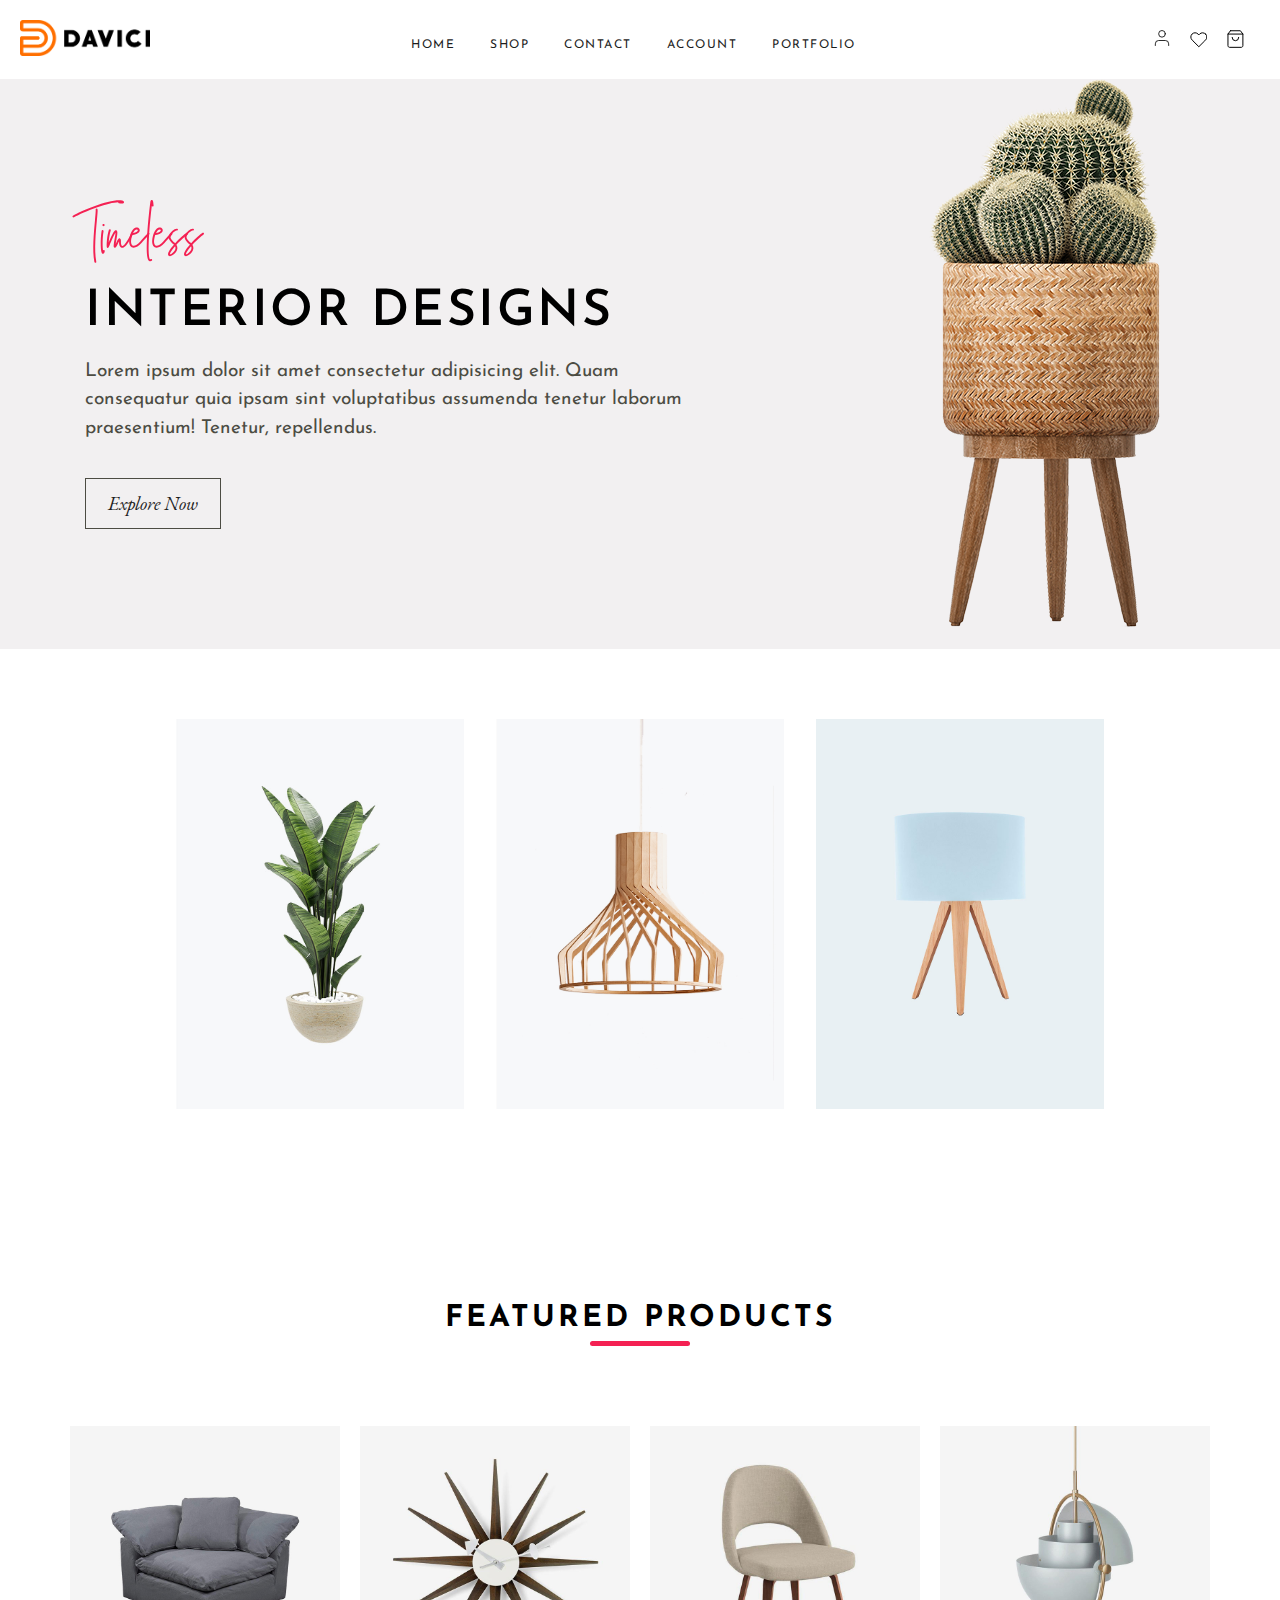
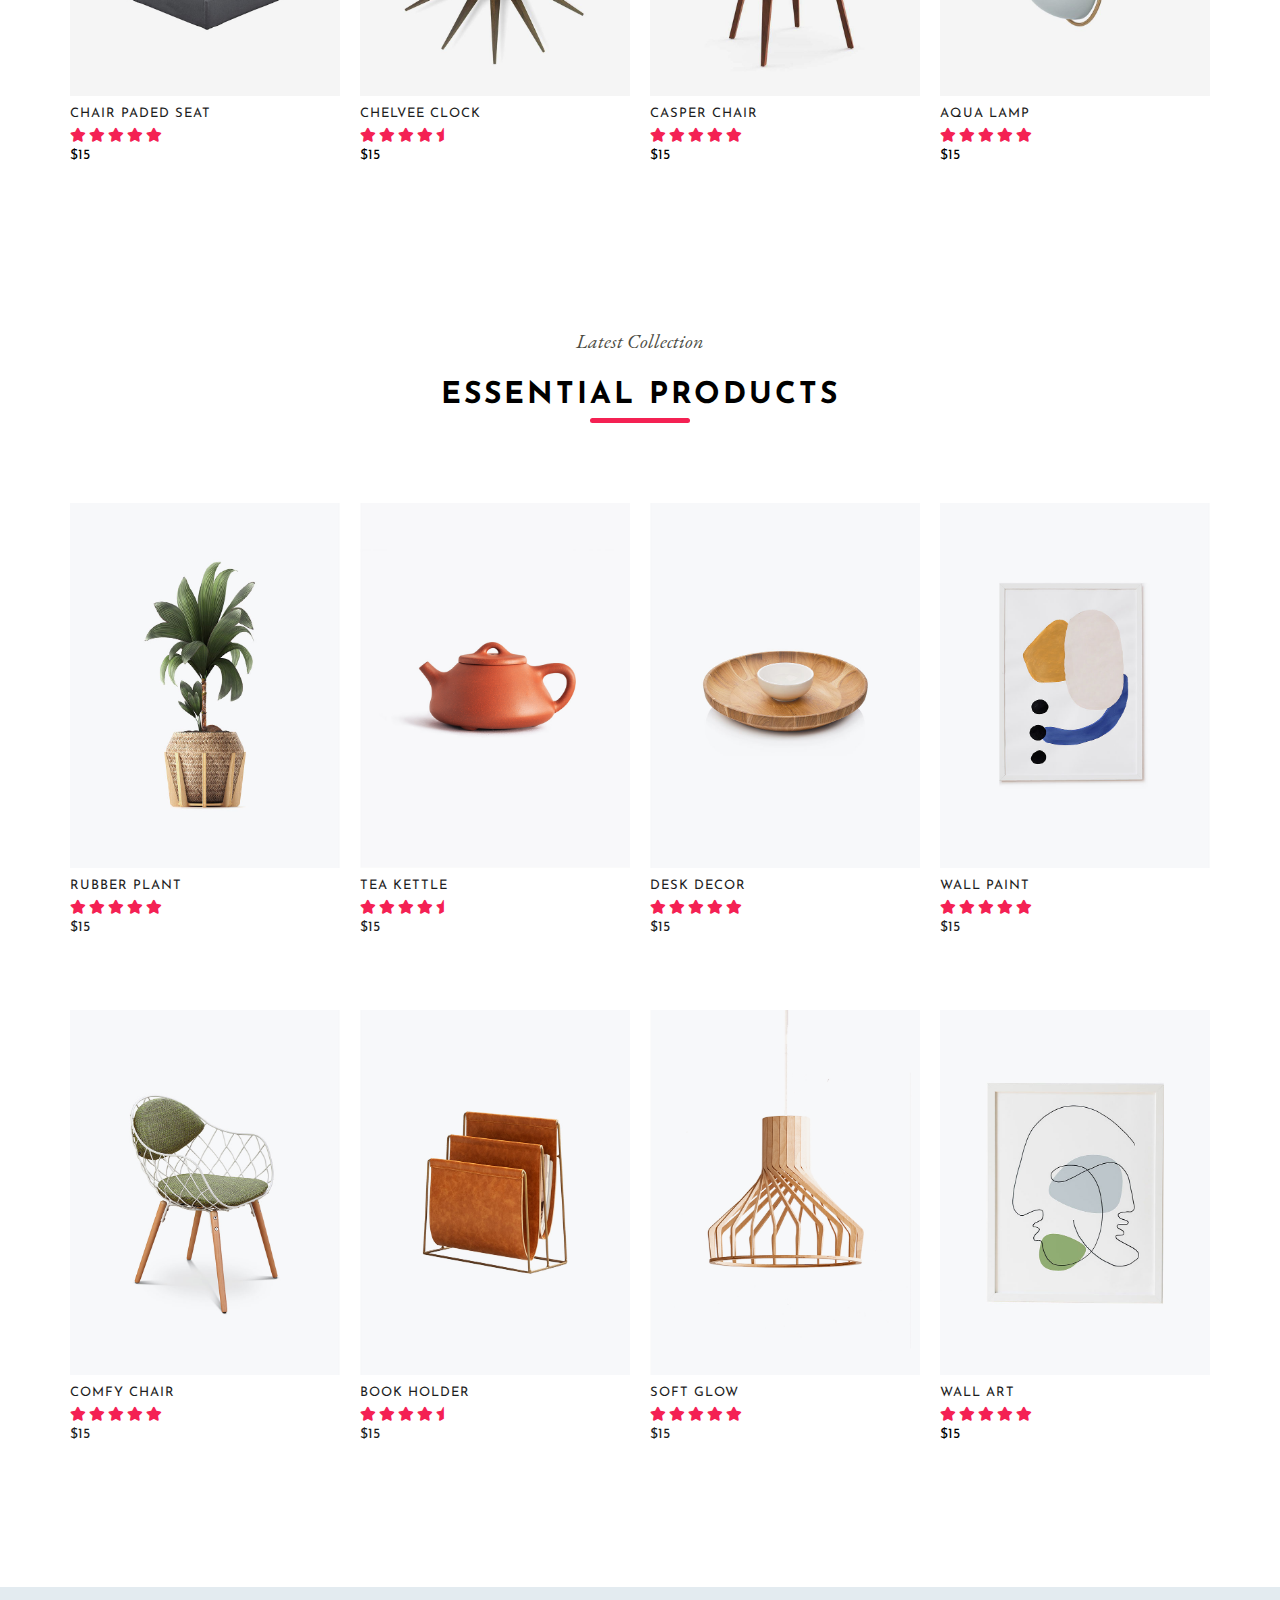
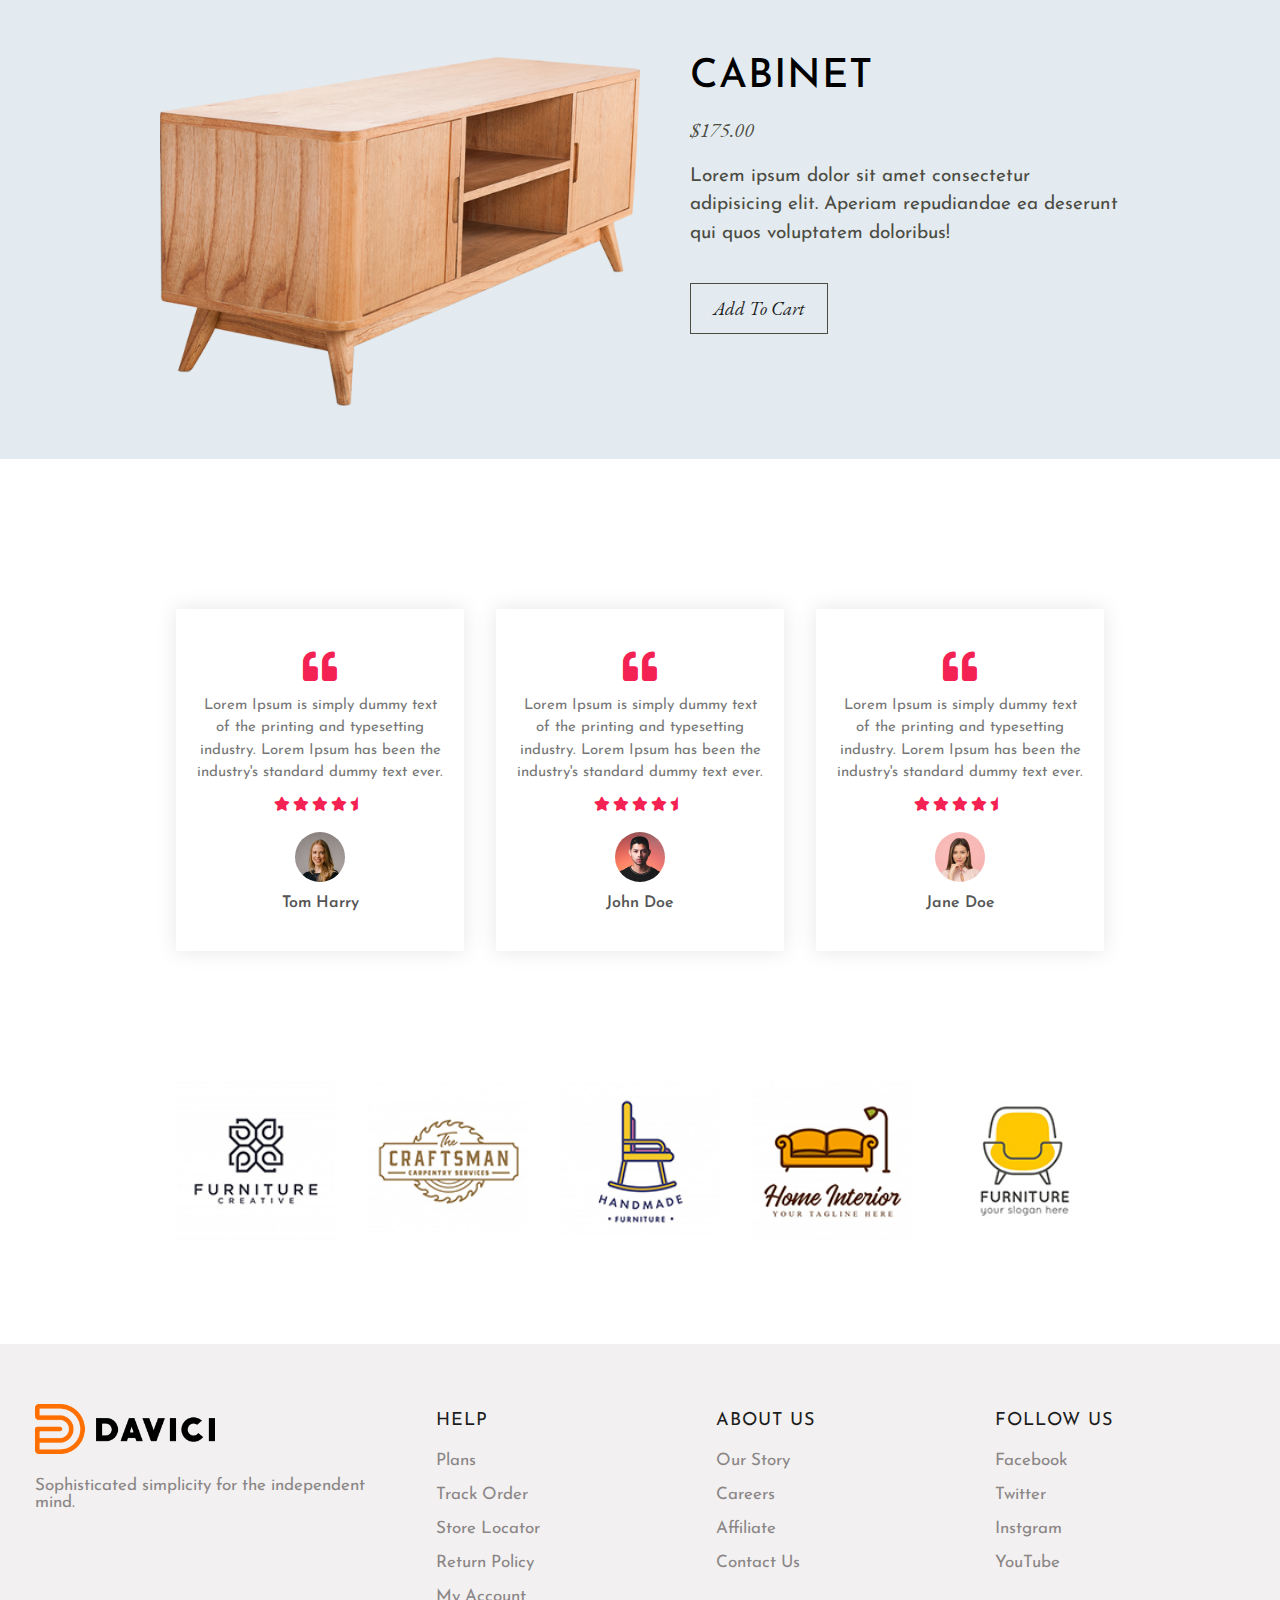
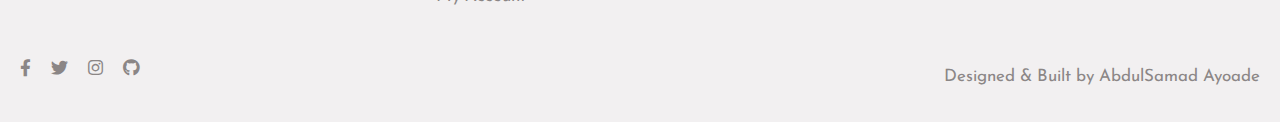
<file: Furnish-master/Furnish-master/index.html>
<!DOCTYPE html>
<html lang="en">

<head>
    <meta charset="UTF-8">
    <meta name="viewport" content="width=device-width, initial-scale=1.0">
    <title>Furnish - Furniture & Interior Decoration</title>
    <link href="https://fonts.googleapis.com/css2?family=Josefin+Sans:wght@500;600&display=swap" rel="stylesheet">
    <link rel="stylesheet" href="fonts/css/all.min.css">
    <script src="app.js" defer></script>
    <link rel="stylesheet" href="style.css">
</head>

<body>
    <!-- HEADER -->

    <header>
        <div class="container">
            <div class="navbar">
                <div class="logo">
                    <a href="index.html">
                        <img src="images/logo.png" alt="logo">
                    </a>
                </div>
                <nav>
                    <ul id="MenuItems">
                        <li><a href="index.html">Home</a></li>
                        <li><a href="shop.html">Shop</a></li>
                        <li><a href="https://wa.link/074nm0" target="_blank">Contact</a></li>
                        <li><a href="account.html">Account</a></li>
                        <li><a href="https://github.com/abdulsamadayoade" target="_blank">Portfolio</a></li>
                    </ul>
                </nav>
                <div>
                    <svg xmlns="http://www.w3.org/2000/svg" width="20" height="20" viewBox="0 0 24 24" fill="none"
                        stroke="currentColor" stroke-width="1" stroke-linecap="round" stroke-linejoin="round"
                        class="feather feather-user">
                        <path d="M20 21v-2a4 4 0 0 0-4-4H8a4 4 0 0 0-4 4v2"></path>
                        <circle cx="12" cy="7" r="4"></circle>
                    </svg>
                    <svg xmlns="http://www.w3.org/2000/svg" class="qodef-wishlist-heart-svg" x="0px" y="0px"
                        width="17.5px" height="15.542px" viewBox="1.075 1.364 17.5 15.542">
                        <path fill="none" stroke="#000000" stroke-linecap="round" stroke-linejoin="round"
                            d="M16.674,3.385	c-1.644-1.644-4.309-1.644-5.953,0c-0.001,0-0.001,0-0.001,0L9.907,4.198l-0.81-0.813c-1.645-1.644-4.313-1.644-5.956,0	c-1.645,1.644-1.645,4.312,0,5.957l0.812,0.81l5.954,5.956l5.956-5.956l0.811-0.81c1.644-1.645,1.646-4.311,0.002-5.955	C16.676,3.387,16.676,3.386,16.674,3.385z">
                        </path>
                    </svg>
                    <svg xmlns="http://www.w3.org/2000/svg" class="qodef-dropdown-cart-svg" width="19.816" height="18"
                        viewBox="51.878 -0.952 19.816 18">
                        <g fill="none" stroke="#000" stroke-linecap="round" stroke-linejoin="round">
                            <path
                                d="M57.33-.197L54.843 3.12v11.61c0 .916.742 1.658 1.659 1.658h11.609c.917 0 1.659-.742 1.659-1.658V3.12L67.283-.197H57.33zM54.843 3.12h14.928M65.624 6.438a3.317 3.317 0 11-6.634 0">
                            </path>
                        </g>
                    </svg>
                    <img src="images/menu.png" class="menu-icon" onclick="menutoggle()">
                </div>
            </div>
        </div>
        <div class="hero">
            <div class="row">
                <div class="hero-info">
                    <h5 class="timeless">Timeless</p>
                        <h1>Interior Designs</h1>
                        <p>Lorem ipsum dolor sit amet consectetur adipisicing elit. Quam consequatur quia ipsam sint
                            voluptatibus assumenda tenetur laborum praesentium! Tenetur, repellendus.</p>
                        <a href="" class="btn">Explore Now</a>
                </div>
                <div class="hero-image">
                    <img src="images/hero-image.png">
                </div>
            </div>
        </div>
    </header>

    <!-- FEATURED CATEGORIES -->

    <section class="categories">
        <div class="small-container">
            <div class="row">
                <div class="col-3">
                    <img src="images/category-1.jpg">
                </div>
                <div class="col-3">
                    <img src="images/category-2.jpg">
                </div>
                <div class="col-3">
                    <img src="images/category-3.jpg">
                </div>
            </div>
        </div>
    </section>

    <!-- FEATURED PRODUCTS -->

    <section class="featured">
        <h2 class="title">Featured Products</h2>
        <div class="medium-container">
            <div class="row">
                <div class="col-4">
                    <img src="images/featured-1.jpg">
                    <h4>Chair Paded Seat</h4>
                    <div class="rating">
                        <i class="fas fa-star"></i>
                        <i class="fas fa-star"></i>
                        <i class="fas fa-star"></i>
                        <i class="fas fa-star"></i>
                        <i class="fas fa-star"></i>
                    </div>
                    <p>$15</p>
                </div>
                <div class="col-4">
                    <img src="images/featured-2.jpg">
                    <h4>Chelvee Clock</h4>
                    <div class="rating">
                        <i class="fas fa-star"></i>
                        <i class="fas fa-star"></i>
                        <i class="fas fa-star"></i>
                        <i class="fas fa-star"></i>
                        <i class="fas fa-star-half"></i>
                    </div>
                    <p>$15</p>
                </div>
                <div class="col-4">
                    <img src="images/featured-3.jpg">
                    <h4>Casper Chair</h4>
                    <div class="rating">
                        <i class="fas fa-star"></i>
                        <i class="fas fa-star"></i>
                        <i class="fas fa-star"></i>
                        <i class="fas fa-star"></i>
                        <i class="fas fa-star"></i>
                    </div>
                    <p>$15</p>
                </div>
                <div class="col-4">
                    <img src="images/featured-4.jpg">
                    <h4>Aqua Lamp</h4>
                    <div class="rating">
                        <i class="fas fa-star"></i>
                        <i class="fas fa-star"></i>
                        <i class="fas fa-star"></i>
                        <i class="fas fa-star"></i>
                        <i class="fas fa-star"></i>
                    </div>
                    <p>$15</p>
                </div>
            </div>
        </div>
    </section>

    <!-- LASTEST PRODUCTS -->

    <section class="latest-products">
        <small>Latest Collection</small>
        <h2 class="title">ESSENTIAL PRODUCTS</h2>
        <div class="medium-container">
            <div class="row">
                <div class="col-4">
                    <a href="shop/rubber-plant.html">
                        <img src="images/shop-1.jpg">
                        <h4>Rubber Plant</h4>
                        <div class="rating">
                            <i class="fas fa-star"></i>
                            <i class="fas fa-star"></i>
                            <i class="fas fa-star"></i>
                            <i class="fas fa-star"></i>
                            <i class="fas fa-star"></i>
                        </div>
                        <p>$15</p>
                    </a>
                </div>
                <div class="col-4">
                    <a href="shop/tea-kettle.html">
                        <img src="images/shop-2.jpg">
                        <h4>Tea Kettle</h4>
                        <div class="rating">
                            <i class="fas fa-star"></i>
                            <i class="fas fa-star"></i>
                            <i class="fas fa-star"></i>
                            <i class="fas fa-star"></i>
                            <i class="fas fa-star-half"></i>
                        </div>
                        <p>$15</p>
                    </a>
                </div>
                <div class="col-4">
                    <a href="shop/desk-decor.html">
                        <img src="images/shop-3.jpg">
                        <h4>Desk Decor</h4>
                        <div class="rating">
                            <i class="fas fa-star"></i>
                            <i class="fas fa-star"></i>
                            <i class="fas fa-star"></i>
                            <i class="fas fa-star"></i>
                            <i class="fas fa-star"></i>
                        </div>
                        <p>$15</p>
                    </a>
                </div>
                <div class="col-4">
                    <a href="shop/wall-paint.html">
                        <img src="images/shop-4.jpg">
                        <h4>Wall Paint</h4>
                        <div class="rating">
                            <i class="fas fa-star"></i>
                            <i class="fas fa-star"></i>
                            <i class="fas fa-star"></i>
                            <i class="fas fa-star"></i>
                            <i class="fas fa-star"></i>
                        </div>
                        <p>$15</p>
                    </a>
                </div>
            </div>
            <div class="row">
                <div class="col-4">
                    <a href="shop/comfy-chair.html">
                        <img src="images/shop-5.jpg">
                        <h4>Comfy Chair</h4>
                        <div class="rating">
                            <i class="fas fa-star"></i>
                            <i class="fas fa-star"></i>
                            <i class="fas fa-star"></i>
                            <i class="fas fa-star"></i>
                            <i class="fas fa-star"></i>
                        </div>
                        <p>$15</p>
                    </a>
                </div>
                <div class="col-4">
                    <a href="shop/book-holder.html">
                        <img src="images/shop-6.jpg">
                        <h4>Book Holder</h4>
                        <div class="rating">
                            <i class="fas fa-star"></i>
                            <i class="fas fa-star"></i>
                            <i class="fas fa-star"></i>
                            <i class="fas fa-star"></i>
                            <i class="fas fa-star-half"></i>
                        </div>
                        <p>$15</p>
                    </a>
                </div>
                <div class="col-4">
                    <a href="shop/soft-glow.html">
                        <img src="images/shop-7.jpg">
                        <h4>Soft Glow</h4>
                        <div class="rating">
                            <i class="fas fa-star"></i>
                            <i class="fas fa-star"></i>
                            <i class="fas fa-star"></i>
                            <i class="fas fa-star"></i>
                            <i class="fas fa-star"></i>
                        </div>
                        <p>$15</p>
                    </a>
                </div>
                <div class="col-4">
                    <a href="shop/wall-art.html">
                        <img src="images/shop-8.jpg">
                        <h4>Wall Art</h4>
                        <div class="rating">
                            <i class="fas fa-star"></i>
                            <i class="fas fa-star"></i>
                            <i class="fas fa-star"></i>
                            <i class="fas fa-star"></i>
                            <i class="fas fa-star"></i>
                    </a>
                </div>
                <p>$15</p>
            </div>
        </div>
        </div>
    </section>

    <!-- OFFER SECTION -->

    <section class="offer">
        <div class="small-container">
            <div class="row">
                <div class="col-2">
                    <img src="images/single.png" class="offer-image">
                </div>
                <div class="col-2">
                    <h3>Cabinet</h3>
                    <small>$175.00</small>
                    <p>Lorem ipsum dolor sit amet consectetur adipisicing elit. Aperiam repudiandae ea deserunt qui quos
                        voluptatem doloribus!</p>
                    <a href="#" class="btn">Add To Cart</a>
                </div>
            </div>
        </div>
    </section>

    <!-- TESTIMONIAL -->

    <section class="testimonials">
        <div class="small-container">
            <div class="row">
                <div class="col-3">
                    <i class="fas fa-quote-left"></i>
                    <p>Lorem Ipsum is simply dummy text of the printing and typesetting industry. Lorem Ipsum has been
                        the industry's standard dummy text ever.</p>
                    <div class="rating">
                        <i class="fas fa-star"></i>
                        <i class="fas fa-star"></i>
                        <i class="fas fa-star"></i>
                        <i class="fas fa-star"></i>
                        <i class="fas fa-star-half"></i>
                    </div>
                    <img src="images/user-1.png">
                    <h3>Tom Harry</h3>
                </div>
                <div class="col-3">
                    <i class="fas fa-quote-left"></i>
                    <p>Lorem Ipsum is simply dummy text of the printing and typesetting industry. Lorem Ipsum has been
                        the industry's standard dummy text ever.</p>
                    <div class="rating">
                        <i class="fas fa-star"></i>
                        <i class="fas fa-star"></i>
                        <i class="fas fa-star"></i>
                        <i class="fas fa-star"></i>
                        <i class="fas fa-star-half"></i>
                    </div>
                    <img src="images/user-2.png">
                    <h3>John Doe</h3>
                </div>
                <div class="col-3">
                    <i class="fas fa-quote-left"></i>
                    <p>Lorem Ipsum is simply dummy text of the printing and typesetting industry. Lorem Ipsum has been
                        the industry's standard dummy text ever.</p>
                    <div class="rating">
                        <i class="fas fa-star"></i>
                        <i class="fas fa-star"></i>
                        <i class="fas fa-star"></i>
                        <i class="fas fa-star"></i>
                        <i class="fas fa-star-half"></i>
                    </div>
                    <img src="images/user-3.png">
                    <h3>Jane Doe</h3>
                </div>
            </div>
        </div>
    </section>

    <!-- BRANDS SECTION -->
    <section class="brands">
        <div class="small-container">
            <div class="row">
                <div class="col-5">
                    <img src="images/brand-1.jpg" alt="brand">
                </div>
                <div class="col-5">
                    <img src="images/brand-2.jpg" alt="brand">
                </div>
                <div class="col-5">
                    <img src="images/brand-3.jpg" alt="brand">
                </div>
                <div class="col-5">
                    <img src="images/brand-4.jpg" alt="brand">
                </div>
                <div class="col-5">
                    <img src="images/brand-5.jpg" alt="brand">
                </div>
            </div>
        </div>
    </section>

    <!-- FOOTER SECTION -->
    <footer>
        <div class="container">
            <div class="row">
                <div class="footer-col-1">
                    <img src="images/logo.png" alt="logo">
                    <p>Sophisticated simplicity for the
                        independent mind.</p>
                </div>
                <div class="footer-col-2">
                    <h4>Help</h4>
                    <ul>
                        <li><a href="#">Plans</a></li>
                        <li><a href="#">Track Order</a></li>
                        <li><a href="#">Store Locator</a></li>
                        <li><a href="#">Return Policy</a></li>
                        <li><a href="#">My Account</a></li>
                    </ul>
                </div>
                <div class="footer-col-3">
                    <h4>About Us</h4>
                    <ul>
                        <li><a href="#">Our Story</a></li>
                        <li><a href="#">Careers</a></li>
                        <li><a href="#">Affiliate</a></li>
                        <li><a href="#">Contact Us</a></li>
                    </ul>
                </div>
                <div class="footer-col-4">
                    <h4>Follow Us</h4>
                    <ul>
                        <li><a href="#">Facebook</a></li>
                        <li><a href="#">Twitter</a></li>
                        <li><a href="#">Instgram</a></li>
                        <li><a href="#">YouTube</a></li>
                    </ul>
                </div>
            </div>
            <div class="footer-inner">
                <div class="social_icons">
                    <a class="social_link" href="https://www.facebook.com/abdulsamad.ayoade.313" target="_blank">
                        <i class="fab fa-facebook-f"></i>
                    </a>
                    <a class="social_link" href="https://www.twitter.com/samadayoade" target="_blank"><i
                            class="fab fa-twitter"></i></a>
                    <a class="social_link" href="https://www.instagram.com/remitheog" target="_blank"><i
                            class="fab fa-instagram"></i></a>
                    <a class="social_link" href="https://www.github.com/abdulsamadayoade" target="_blank"><i
                            class="fab fa-github"></i></a>
                </div>
                <div class="attribute">
                    <p>Designed &amp; Built by AbdulSamad Ayoade</p>
                </div>
            </div>
        </div>
    </footer>
</body>

</html>
</file>
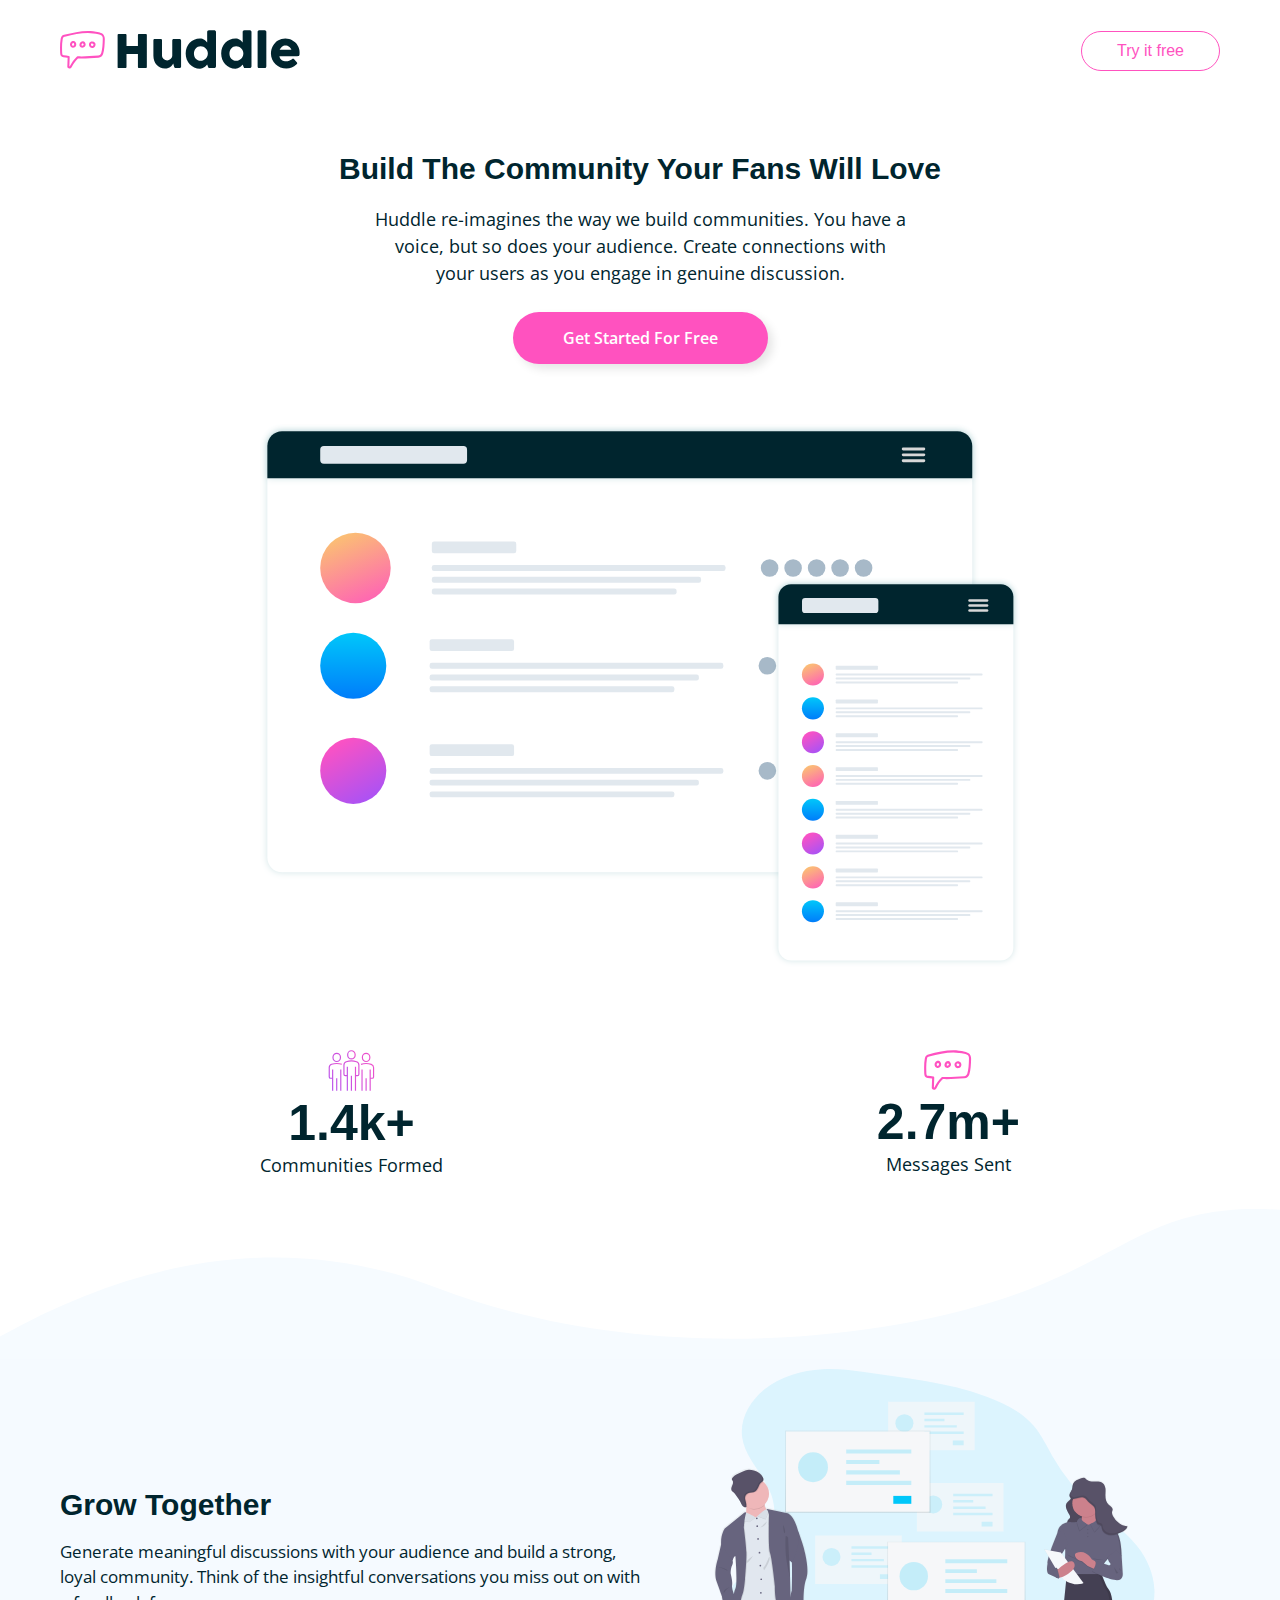
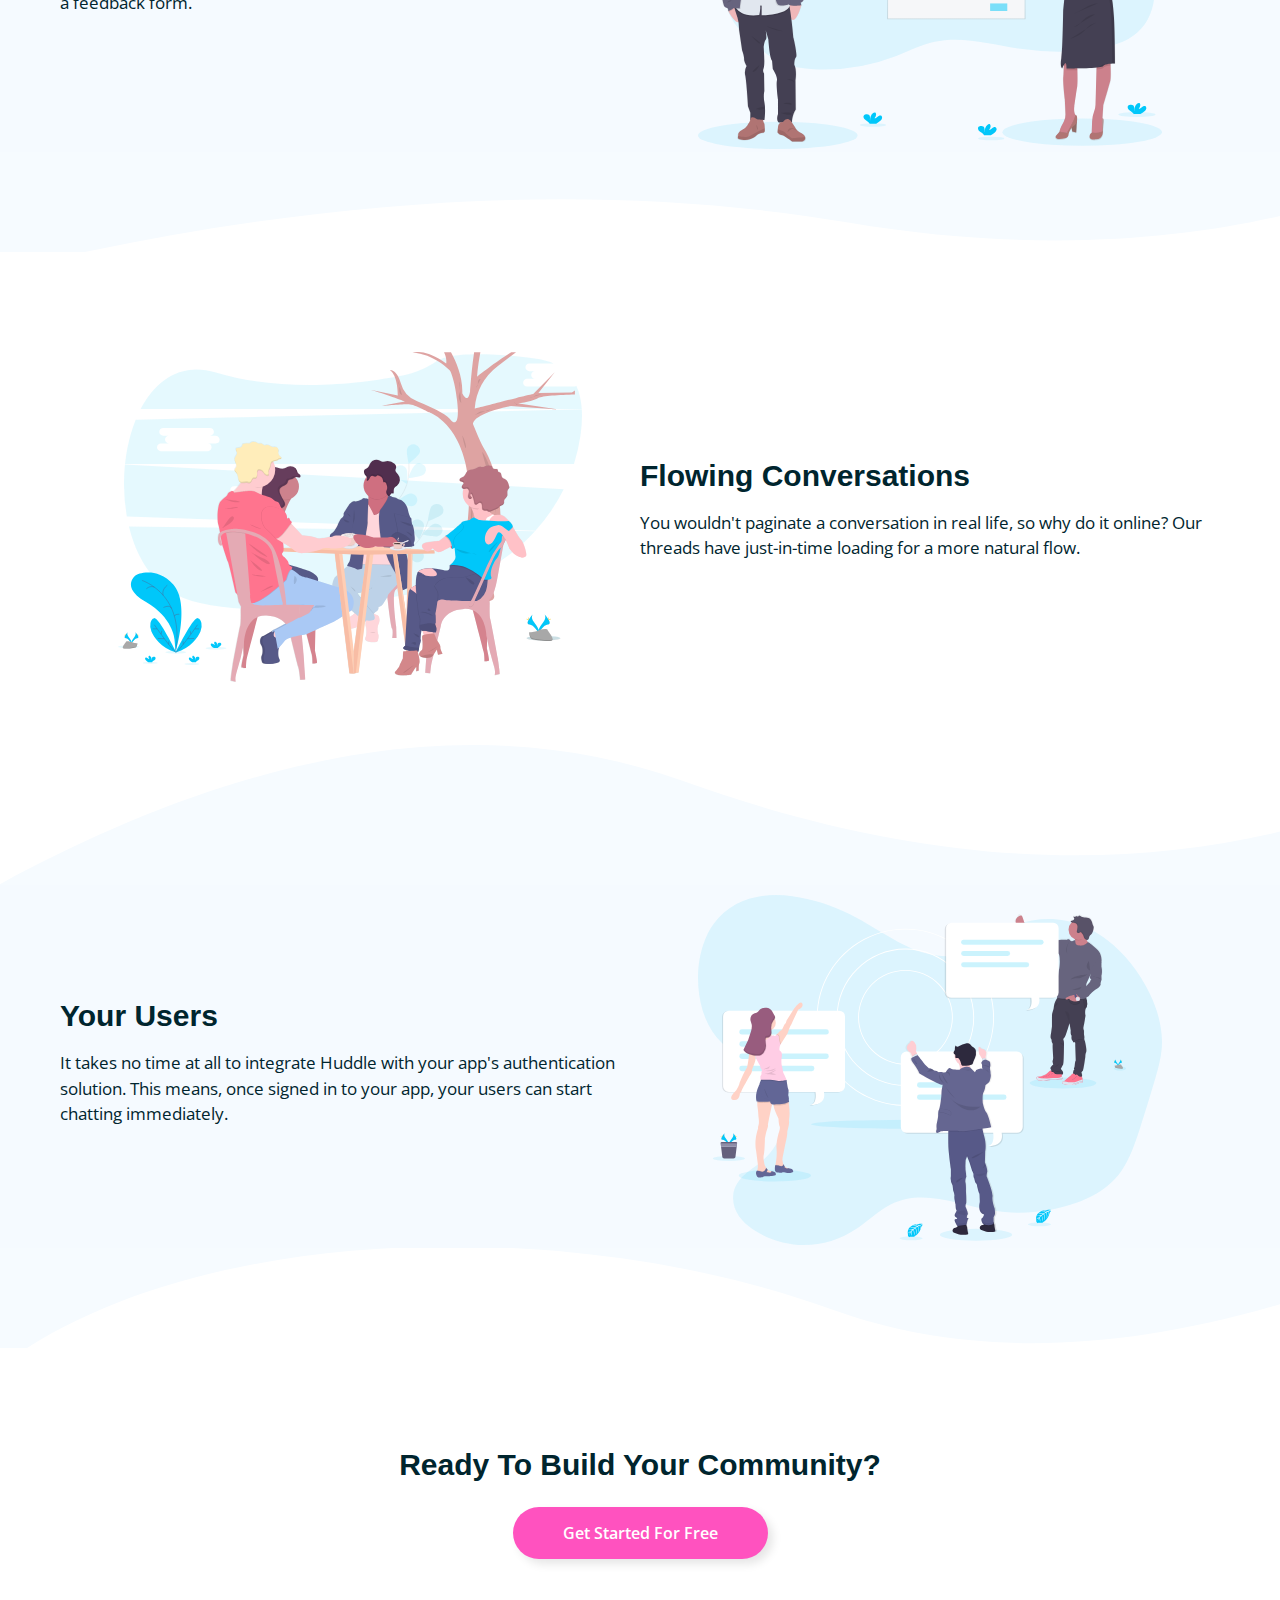
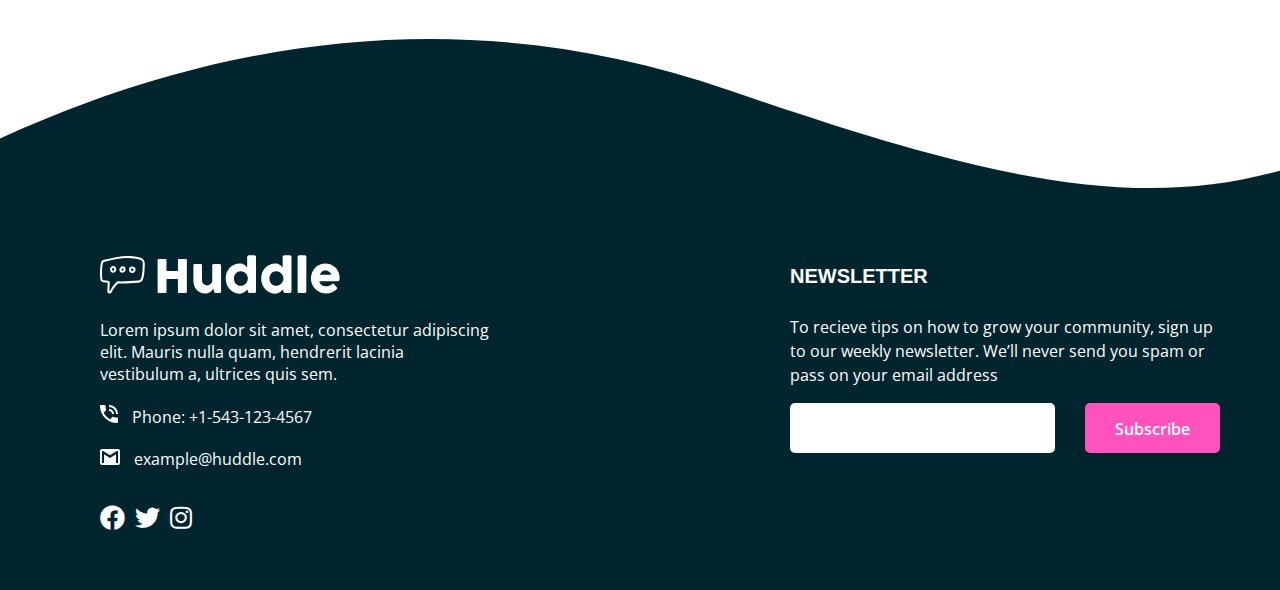
<file: huddle-curved-master/huddle-curved-master/index.html>
<!DOCTYPE html>
<html lang="en">

<head>
  <meta charset="UTF-8">
  <meta name="viewport" content="width=device-width, initial-scale=1.0">
  <title>Frontend Mentor | Huddle landing page with curved sections</title>
  <link href="https://fonts.googleapis.com/css2?family=Open+Sans:wght@400;600;700&display=swap" rel="stylesheet">
  <link rel="icon" type="image/png" sizes="32x32" href="./images/favicon-32x32.png">
  <link rel="stylesheet" href="fonts/css/all.min.css">
  <link rel="stylesheet" href="style.css">
</head>

<body>

  <header>
    <nav>
      <div class="container">
        <div class="flex">
          <div>
            <img class="logo" src="images/logo.svg" alt="logo">
          </div>
          <button class="cta">Try it free</button>
        </div>
      </div>
    </nav>
    <div class="container container-small">
      <h1>Build The Community Your Fans Will Love</h1>
      <p>Huddle re-imagines the way we build communities. You have a voice, but so does
        your audience. Create connections with your users as you engage in genuine discussion.</p>
      <button class="primary-btn">Get Started For Free</button>
      <img src="images/screen-mockups.svg" alt="screen">
      <div class="stats">
        <div>
          <div class="text-align-left"><img src="images/icon-communities.svg" alt=""></div>
          <h2>1.4k+</h2>
          <p>Communities Formed</p>
        </div>
        <div>
          <div class="text-align-left"><img src="images/icon-messages.svg" alt=""></div>
          <h2>2.7m+</h2>
          <p>Messages Sent</p>
        </div>
      </div>
    </div>
  </header>

  <main>
    <section class="grow">
      <div class="container">
        <div class="flex flex-reverse">
          <div>
            <h3>Grow Together</h3>
            <p>Generate meaningful discussions with your audience and build a strong, loyal community.
              Think of the insightful conversations you miss out on with a feedback form.</p>
          </div>
          <div class="text-align-center margin-bottom-mobile"><img src="images/illustration-grow-together.svg" alt="">
          </div>
        </div>
      </div>
    </section>
    <section class="flowing">
      <div class="container">
        <div class="flex">
          <div class="text-align-center margin-bottom-mobile"><img src="images/illustration-flowing-conversation.svg"
              alt=""></div>
          <div>
            <h3>Flowing Conversations</h3>
            <p>You wouldn't paginate a conversation in real life, so why do it online? Our threads have
              just-in-time loading for a more natural flow.</p>
          </div>
        </div>
      </div>
    </section>
    <section class="users">
      <div class="container">
        <div class="flex flex-reverse">
          <div>
            <h3>Your Users</h3>
            <p>It takes no time at all to integrate Huddle with your app's authentication solution. This means,
              once signed in to your app, your users can start chatting immediately.</p>
          </div>
          <div class="text-align-center margin-bottom-mobile"><img src="images/illustration-your-users.svg" alt="">
          </div>
        </div>
      </div>
    </section>
  </main>

  <section class="ready">
    <div class="container container-small">
      <h3>Ready To Build Your Community?</h3>
      <button class="primary-btn"> Get Started For Free</button>
    </div>
  </section>

  <footer>
    <div class="container">
      <div class="flex align-start flex-reverse">
        <div>
          <ul>
            <li><img class="logo" src="images/logo-white.svg" alt=""></li>
            <li>Lorem ipsum dolor sit amet, consectetur adipiscing elit. Mauris nulla quam, hendrerit lacinia vestibulum
              a, ultrices quis sem.</li>
            <li>
              <img src="images/icon-phone.svg" alt="" class="icon">
              Phone: +1-543-123-4567
            </li>
            <li>
              <img src="images/icon-email.svg" alt="" class="icon">
              example@huddle.com
            </li>
          </ul>
          <ul class="social">
            <li>
              <a href="#">
                <i class="fab fa-facebook"></i>
              </a>
            </li>
            <li>
              <a href="#">
                <i class="fab fa-twitter"></i>
              </a>
            </li>
            <li>
              <a href="#">
                <i class="fab fa-instagram"></i>
              </a>
            </li>
          </ul>
        </div>
        <div class="margin-bottom-mobile">
          <h4>Newsletter</h4>
          <p>To recieve tips on how to grow your community, sign up to our weekly newsletter. We’ll never
            send you spam or pass on your email address</p>
          <form>
            <input type="email" name="email" id="email">
            <button class="secondary-btn">Subscribe</button>
          </form>
        </div>
      </div>
    </div>
  </footer>
</body>

</html>
</file>
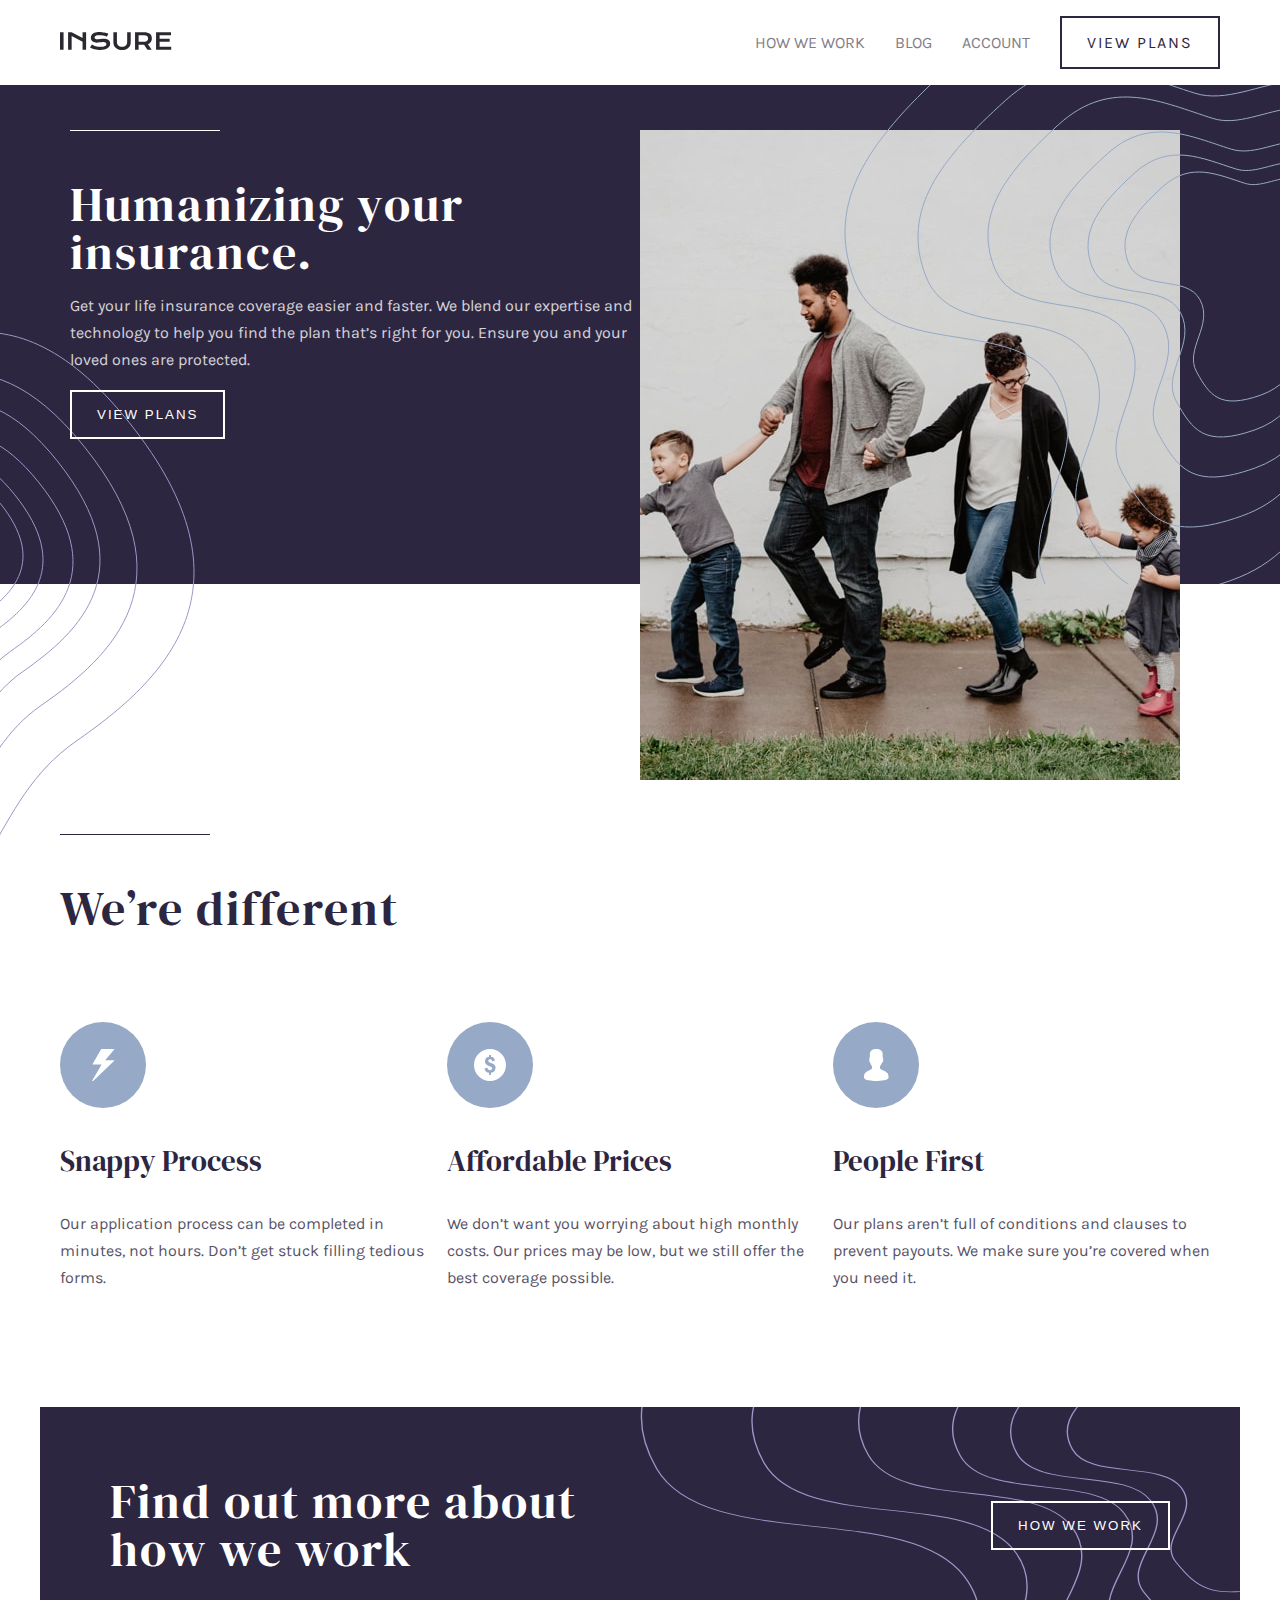
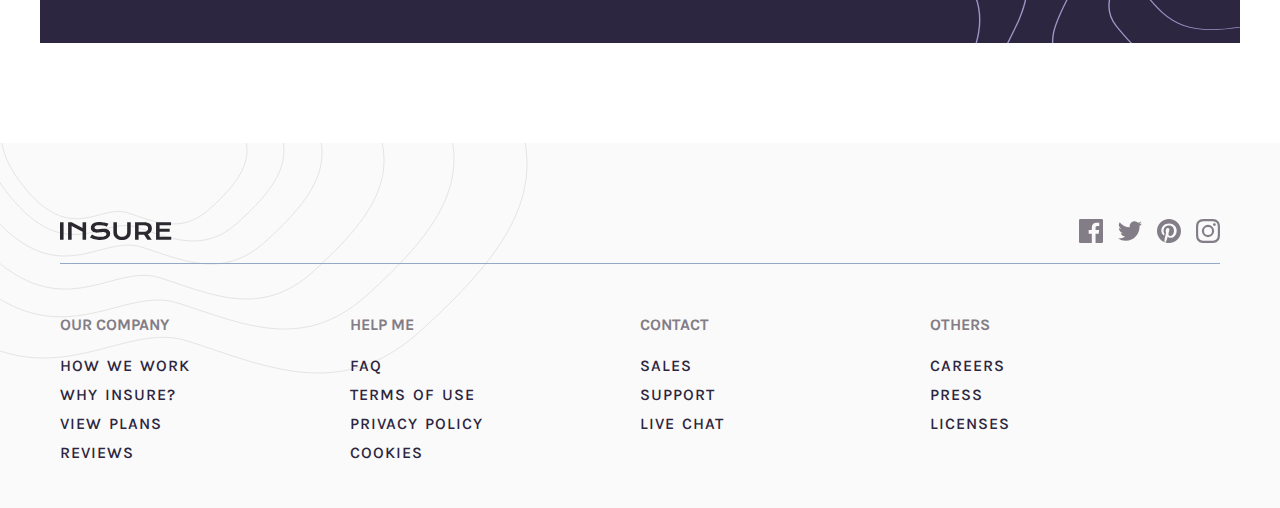
<file: insure-landing-page-master/insure-landing-page-master/index.html>
<!DOCTYPE html>
<html lang="en">
<head>
  <meta charset="UTF-8">
  <meta name="viewport" content="width=device-width, initial-scale=1.0">
  <title>Insure landing page</title>
  <link href="https://fonts.googleapis.com/css2?family=DM+Serif+Display&display=swap" rel="stylesheet">
  <link href="https://fonts.googleapis.com/css2?family=Karla:wght@400;700&display=swap" rel="stylesheet">
  <link rel="stylesheet" href="style.css">
  <script src="script.js" defer></script>
</head>
<body>

  <nav>
    <div class="container">
      <div class="flex">
        <div class="logo-container">
          <img src="images/logo.svg" alt="logo">
        </div>

        <button id="hamburger" class="hamburger">
          <img class="open" src="images/icon-hamburger.svg" alt="hameburger menu">
          <img class="close" src="images/icon-close.svg" alt="close menu">
        </button>

        <ul id="menu">
          <li><a href="#">How we work</a></li>
          <li><a href="#">Blog</a></li>
          <li><a href="#">Account</a></li>
          <li><a class="btn btn-reverse" href="#">View plans</a></li>
        </ul>
      </div>
    </div>
  </nav>

  <header>
    <div class="container">
      <div class="flex align-start reverse-mobile">
        <div class="left">
          <h1 class="line-top-white">Humanizing your insurance.</h1>
          <p>
            Get your life insurance coverage easier and faster. We blend our expertise and technology to help you find the plan that’s right for you. Ensure you and your loved ones are protected.
          </p>
          <button class="btn">View plans</button>
        </div>

        <div class="right">
          <img class="main-image" src="images/image-intro-desktop.jpg" alt="image desktop">
        </div>
      </div>
    </div>
  </header>

  <section class="container">
    <h2 class="line-top-violet">We’re different</h2>
    <div class="flex tiles">
      <div>
        <img src="images/icon-snappy-process.svg" alt="snappy">
        <h3>Snappy Process</h3>
        <p>Our application process can be completed in minutes, not hours. Don’t get stuck filling tedious forms.</p>
      </div>

      <div>
        <img src="images/icon-affordable-prices.svg" alt="Affordable">
        <h3>Affordable Prices</h3>
        <p>We don’t want you worrying about high monthly costs. Our prices may be low, but we still offer the best coverage possible.</p>
      </div>

      <div>
        <img src="images/icon-people-first.svg" alt="people">
        <h3>People First</h3>
        <p>Our plans aren’t full of conditions and clauses to prevent payouts. We make 
          sure you’re covered when you need it.</p>
      </div>
    </div>
  </section>

  <section class="container bg-violet">
    <div class="flex">
      <div>
        <h2>
          Find out more about how we work
        </h2>
      </div>

        <button class="btn">How we work</button>
    </div>
  </section>

  <footer>
    <div class="container">
      <div class="flex border-bottom">
        <div>
          <img src="images/logo.svg" alt="logo">
        </div>
  
          <ul class="flex">
            <li><a href="#"><img src="images/icon-facebook.svg" alt="facebook"></a></li>
            <li><a href="#"><img src="images/icon-twitter.svg" alt="twitter"></a></li>
            <li><a href="#"><img src="images/icon-pinterest.svg" alt="pinterest"></a></li>
            <li><a href="#"><img src="images/icon-instagram.svg" alt="instagram"></a></li>
          </ul>
      </div>

      <div class="flex align-start">
        <div>
          <h4>Our Company</h4>
          <ul>
            <li><a href="#">How we work</a></li>
            <li><a href="#">Why Insure?</a></li>
            <li><a href="#">View plans</a></li>
            <li><a href="#">Reviews</a></li>
          </ul>
        </div>

        <div>
          <h4>Help me</h4>
          <ul>
            <li><a href="#">FAQ</a></li>
            <li><a href="#">Terms of use</a></li>
            <li><a href="#">Privacy policy</a></li>
            <li><a href="#">Cookies</a></li>
          </ul>
        </div>

        <div>
          <h4>Contact</h4>
          <ul>
            <li><a href="#">Sales</a></li>
            <li><a href="#">Support</a></li>
            <li><a href="#">Live chat</a></li>
          </ul>
        </div>

        <div>
          <h4>Others</h4>
          <ul>
            <li><a href="#">Careers</a></li>
            <li><a href="#">Press</a></li>
            <li><a href="#">Licenses</a></li>
          </ul>
        </div>

      </div>
    </div>
  </footer>
</body>
</html>
</file>
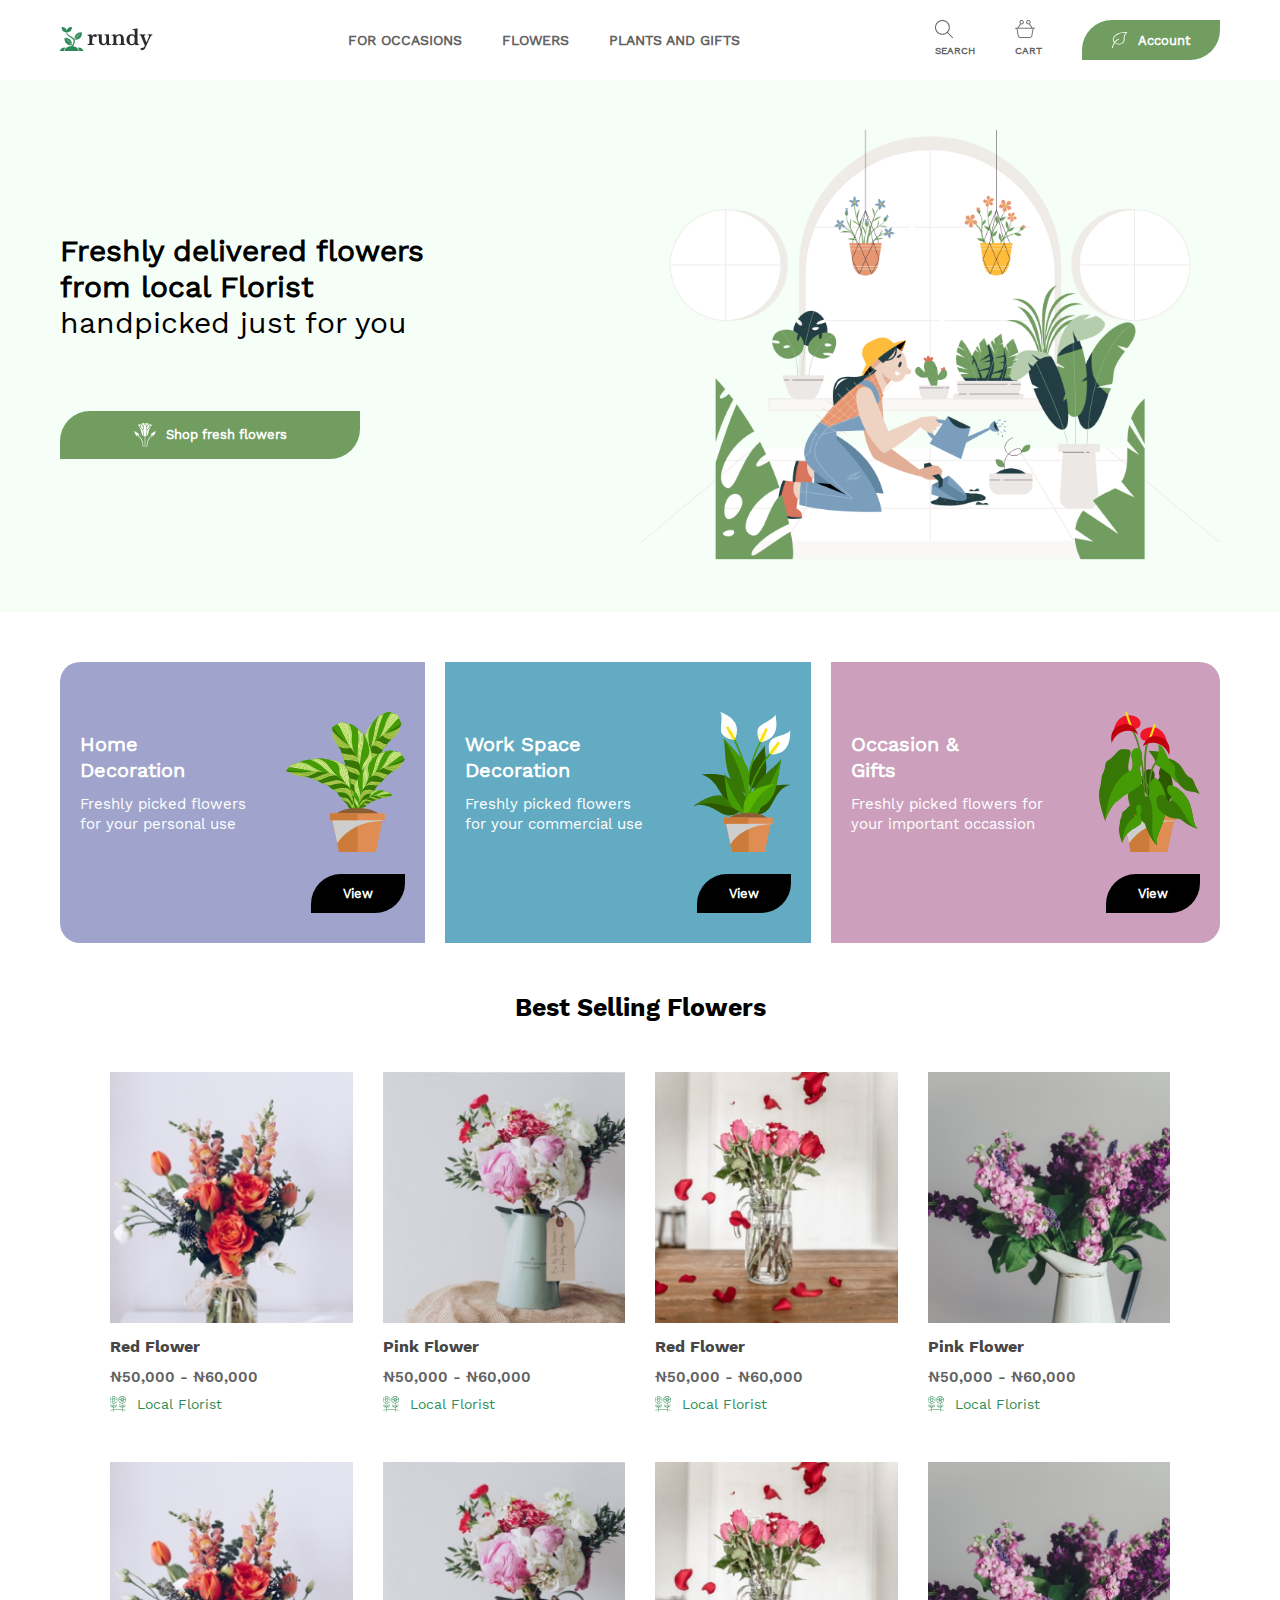
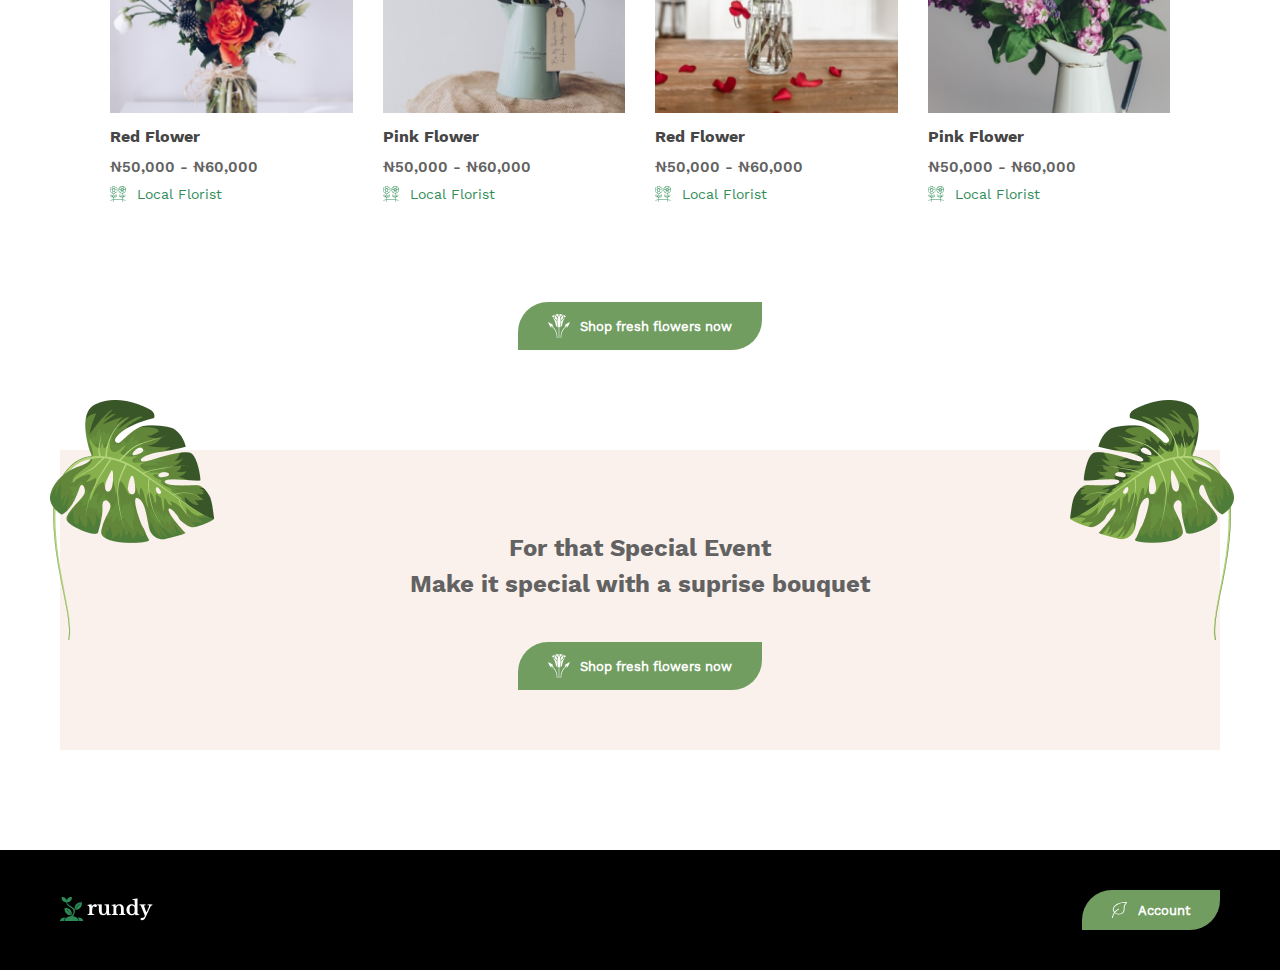
<file: Rundy-master/Rundy-master/index.html>
<!DOCTYPE html>
<html lang="en">

<head>
    <meta charset="UTF-8">
    <meta name="viewport" content="width=device-width, initial-scale=1.0">
    <meta http-equiv="X-UA-Compatible" content="ie=edge">
    <title>Rundy - Flower Shop</title>
    <link rel="stylesheet" href="fonts/css/all.min.css">
    <link rel="stylesheet" href="css/style.css">
</head>

<body>
    <nav>
        <a href="#">
            <img src="img/leaf-logo.png" alt="leaf-logo">
            <img src="img/logo-dark.png" alt="logo">
        </a>
        <ul class="nav-links">
            <li class="nav-links_item">
                <a class="nav-link" href="#">For occasions</a>
            </li>
            <li class="nav-links_item">
                <a class="nav-link" href="#">Flowers</a>
            </li>
            <li class="nav-links_item">
                <a class="nav-link" href="#">Plants and Gifts</a>
            </li>
        </ul>
        <ul class="nav-menu">
            <li class="nav-links_item">
                <a href="#">
                    <img src="img/search-icon.png" alt="search icon">
                    <span>Search</span>
                </a>
            </li>
            <li class="nav-links_item">
                <a href="#">
                    <img src="img/cart-icon.png" alt="cart icon">
                    <span>Cart</span>
                </a>
            </li>
            <li class="nav-links_item">
                <button class="btn">
                    <img src="img/leaf.svg" alt="leaf">
                    Account
                </button>
            </li>
        </ul>
        <button class="hamburger">
            <img class="open" src="img/icon-hamburger.svg">
            <img class="close" src="img/icon-close.svg">
        </button>
    </nav>
    <header>
        <div class="container">
            <div class="hero">
                <div class="hero-details">
                    <h1><span>Freshly delivered flowers from local Florist</span> handpicked just for you</h1>
                    <button class="btn btn-shop">
                        <img src="img/shop-flower.svg" alt="leaf">
                        Shop fresh flowers
                    </button>
                </div>
                <div class="hero-image">
                    <img src="img/florist.png" alt="florist">
                </div>
            </div>
        </div>
    </header>
    <section>
        <div class="container">
            <div class="flower-types">
                <div class="home-decoration">
                    <div class="flex">
                        <div class="flower-types_details">
                            <h3>Home<br> Decoration</h3>
                            <p>Freshly picked flowers for your personal use</p>
                        </div>
                        <div>
                            <img src="img/home.svg" alt="home-decoration">
                        </div>
                    </div>
                    <button class="btn view">View</button>

                </div>
                <div class="work-space">
                    <div class="flex">
                        <div class="flower-types_details">
                            <h3>Work Space<br> Decoration</h3>
                            <p>Freshly picked flowers for your commercial use</p>
                        </div>
                        <div>
                            <img src="img/workspace.svg" alt="workspace">
                        </div>
                    </div>
                    <button class="btn view">View</button>
                </div>
                <div class="gifts">
                    <div class="flex">
                        <div class="flower-types_details">
                            <h3>Occasion &<br> Gifts</h3>
                            <p>Freshly picked flowers for your important occassion</p>
                        </div>
                        <div>
                            <img src="img/occasional.svg" alt="occasional">
                        </div>
                    </div>
                    <button class="btn view">View</button>
                </div>
            </div>
        </div>
    </section>
    <section>
        <div class="container-medium">
            <h2>Best Selling Flowers</h2>
            <div class="flowers-grid">
                <div class="grid">
                    <img src="img/flower-1.png" alt="flower">
                    <h5 class="flower-name">Red Flower</h5>
                    <p class="flower-price">₦50,000 - ₦60,000</p>
                    <p class="florist-details">
                        <img src="img/small-flower.svg" alt="flower">
                        <span class="florist">Local Florist</span>
                    </p>
                </div>
                <div class="grid">
                    <img src="img/flower-2.png" alt="flower">
                    <h5 class="flower-name">Pink Flower</h5>
                    <p class="flower-price">₦50,000 - ₦60,000</p>
                    <p class="florist-details">
                        <img src="img/small-flower.svg" alt="flower">
                        <span class="florist">Local Florist</span>
                    </p>
                </div>
                <div class="grid">
                    <img src="img/flower-3.png" alt="flower">
                    <h5 class="flower-name">Red Flower</h5>
                    <p class="flower-price">₦50,000 - ₦60,000</p>
                    <p class="florist-details">
                        <img src="img/small-flower.svg" alt="flower">
                        <span class="florist">Local Florist</span>
                    </p>
                </div>
                <div class="grid remove-margin">
                    <img src="img/flower-4.png" alt="flower">
                    <h5 class="flower-name">Pink Flower</h5>
                    <p class="flower-price">₦50,000 - ₦60,000</p>
                    <p class="florist-details">
                        <img src="img/small-flower.svg" alt="flower">
                        <span class="florist">Local Florist</span>
                    </p>
                </div>
            </div>
            <div class="flowers-grid">
                <div class="grid">
                    <img src="img/flower-1.png" alt="flower">
                    <h5 class="flower-name">Red Flower</h5>
                    <p class="flower-price">₦50,000 - ₦60,000</p>
                    <p class="florist-details">
                        <img src="img/small-flower.svg" alt="flower">
                        <span class="florist">Local Florist</span>
                    </p>
                </div>
                <div class="grid">
                    <img src="img/flower-2.png" alt="flower">
                    <h5 class="flower-name">Pink Flower</h5>
                    <p class="flower-price">₦50,000 - ₦60,000</p>
                    <p class="florist-details">
                        <img src="img/small-flower.svg" alt="flower">
                        <span class="florist">Local Florist</span>
                    </p>
                </div>
                <div class="grid">
                    <img src="img/flower-3.png" alt="flower">
                    <h5 class="flower-name">Red Flower</h5>
                    <p class="flower-price">₦50,000 - ₦60,000</p>
                    <p class="florist-details">
                        <img src="img/small-flower.svg" alt="flower">
                        <span class="florist">Local Florist</span>
                    </p>
                </div>
                <div class="grid remove-margin">
                    <img src="img/flower-4.png" alt="flower">
                    <h5 class="flower-name">Pink Flower</h5>
                    <p class="flower-price">₦50,000 - ₦60,000</p>
                    <p class="florist-details">
                        <img src="img/small-flower.svg" alt="flower">
                        <span class="florist">Local Florist</span>
                    </p>
                </div>
            </div>
            <div class="flex justify-content-center margin-large-v">
                <button class="btn">
                    <img src="img/shop-flower.svg" alt="leaf">
                    Shop fresh flowers now
                </button>
            </div>
        </div>
    </section>
    <section>
        <div class="container">
            <div class="special-event">
                <p>For that Special Event</p>
                <p>Make it special with a suprise bouquet</p>
                <div class="flex justify-content-center">
                    <button class="btn">
                        <img src="img/shop-flower.svg" alt="leaf">
                        Shop fresh flowers now
                    </button>
                </div>
            </div>
        </div>
    </section>
    <footer>
        <div class="container">
            <div class="footer-inner">
                <a href="#">
                    <img src="img/leaf-logo.png" alt="leaf-logo">
                    <img src="img/logo-white.png" alt="logo">
                </a>
                <button class="btn">
                    <img src="img/leaf.svg" alt="leaf">
                    Account
                </button>
            </div>
        </div>
    </footer>
</body>

</html>
</file>
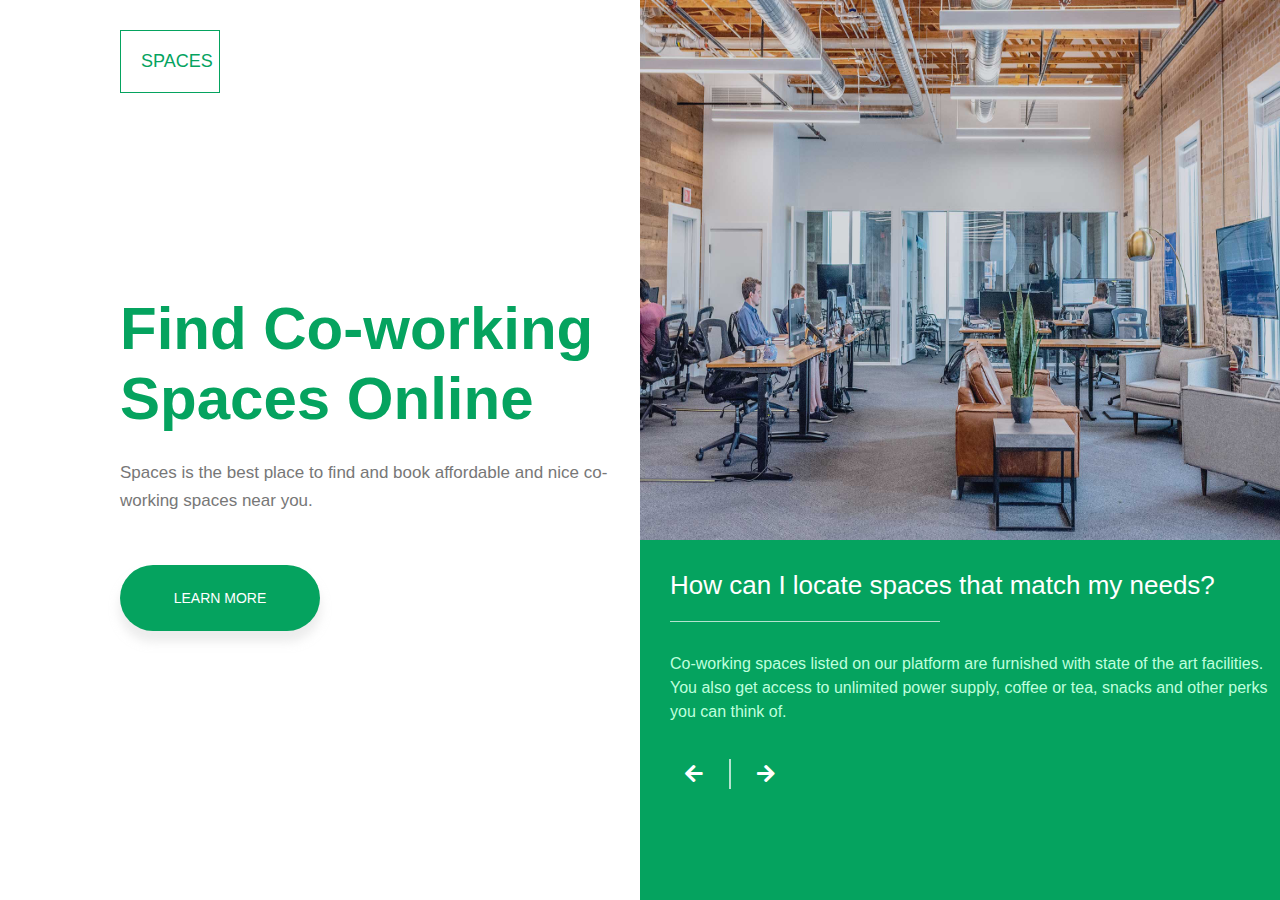
<file: Spaces-master/Spaces-master/index.html>
<!DOCTYPE html>
<html lang="en">

<head>
    <meta charset="UTF-8">
    <meta name="viewport" content="width=device-width, initial-scale=1.0">
    <meta http-equiv="X-UA-Compatible" content="ie=edge">
    <title>Spaces - Find Spaces Online</title>
    <link rel="stylesheet" href="fonts/css/all.min.css">
    <link rel="stylesheet" href="style.css">
</head>

<body>
    <div class="wrapper">
        <div class="left-col">
            <a href="#" class="logo">Spaces</a>
            <div class="content">
                <h1>Find Co-working Spaces Online</h1>
                <p>Spaces is the best place to find and book affordable and nice co-working spaces near you.</p>
                <button class="btn">Learn More</button>
            </div>
        </div>
        <div class="right-col">
            <div class="slider">
                <img src="img/pic2.jpg" alt="space" id="slide">
            </div>
            <div class="slider-content">
                <h2>How can I locate spaces that match my needs?</h2>
                <hr>
                <p>Co-working spaces listed on our platform are furnished with state of the art facilities. You also get
                    access to unlimited power supply, coffee or tea, snacks and other perks you can think of.</p>
                <div class="controller">
                    <i class="fas fa-arrow-left" id="prevBtn"></i>
                    <div class="vertical-line"></div>
                    <i class="fas fa-arrow-right" id="nextBtn"></i>
                </div>
            </div>
        </div>
    </div>

    <script>
        var slide = document.getElementById("slide");
        var prevBtn = document.getElementById("prevBtn");
        var nextBtn = document.getElementById("nextBtn");

        var slideimages = new Array(
            "img/pic2.jpg",
            "img/pic3.jpg",
            "img/pic1.jpg",
        );

        let i = 0;

        nextBtn.onclick = function () {
            if (i < 2) {
                slide.src = slideimages[i + 1];
                i++;
            }

        }

        prevBtn.onclick = function () {
            if (i > 0) {
                slide.src = slideimages[i - 1];
                i--;
            }

        }

    </script>
</body>

</html>
</file>
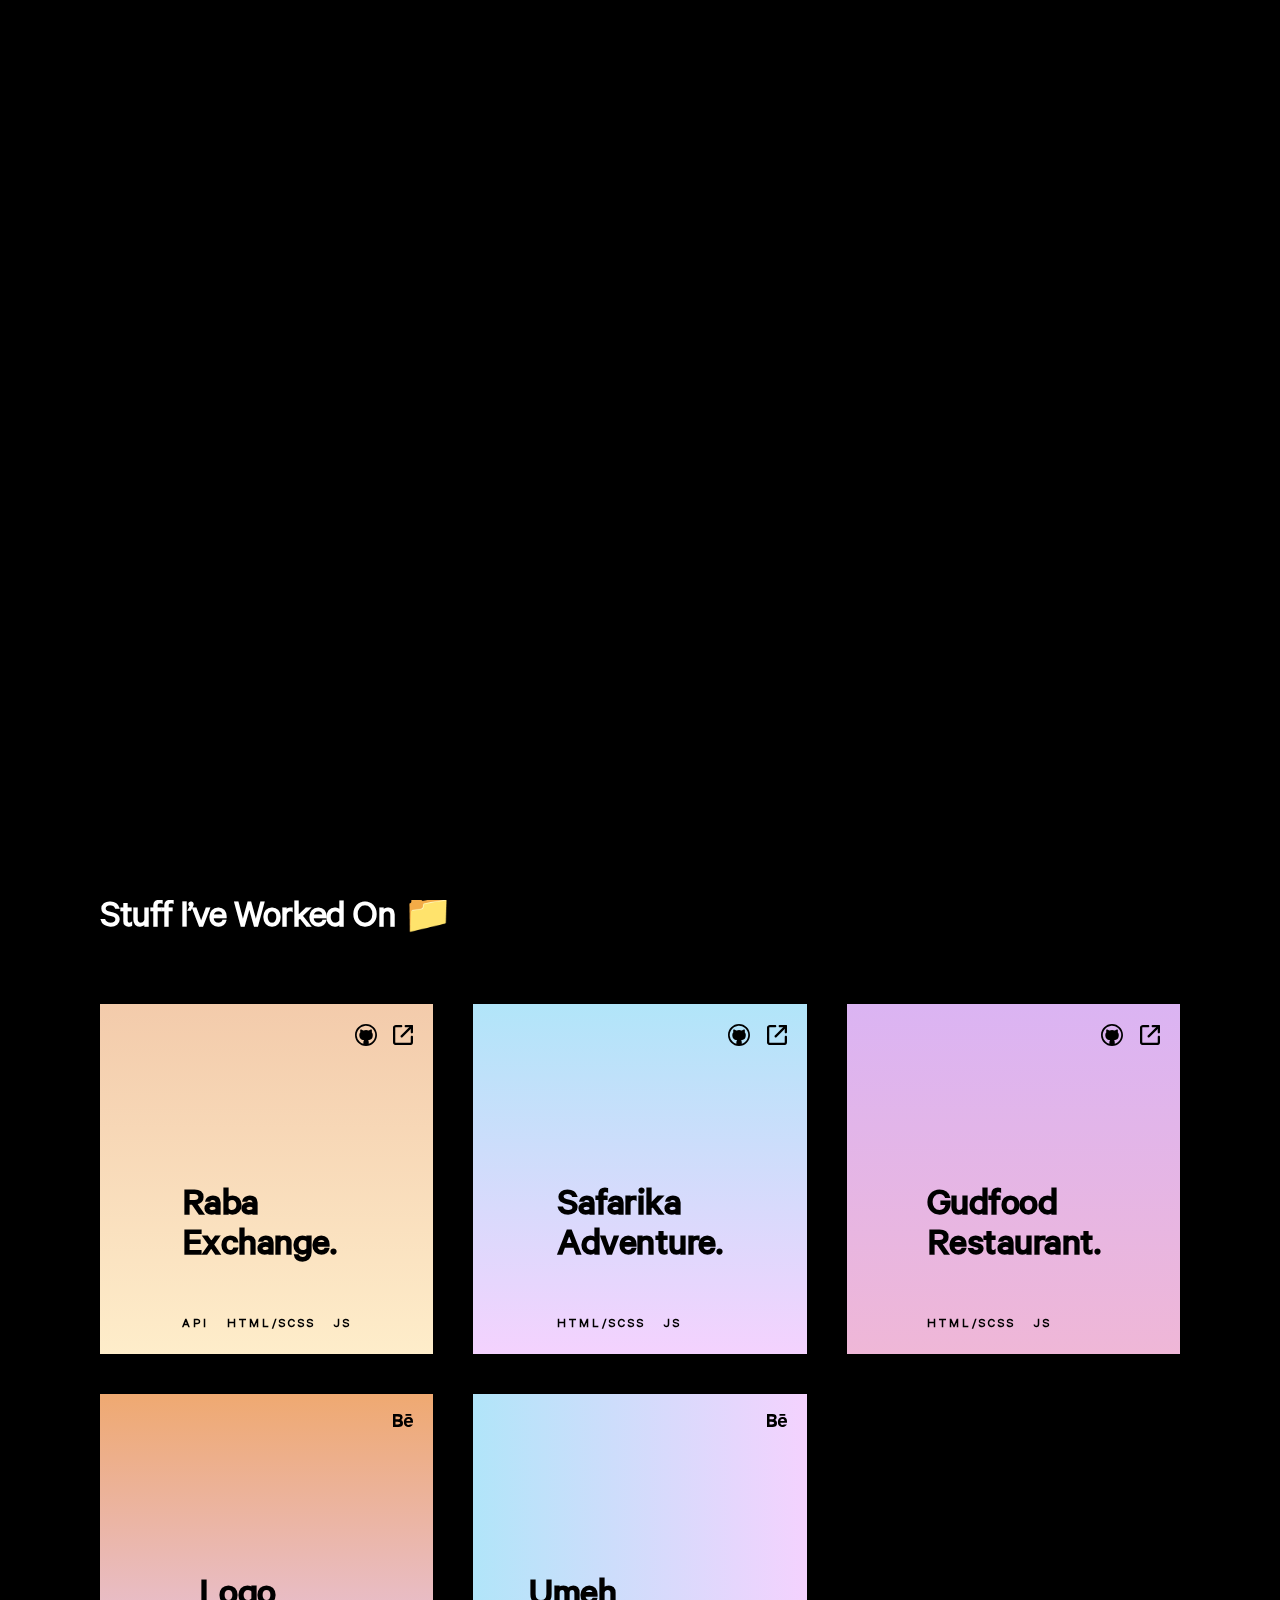
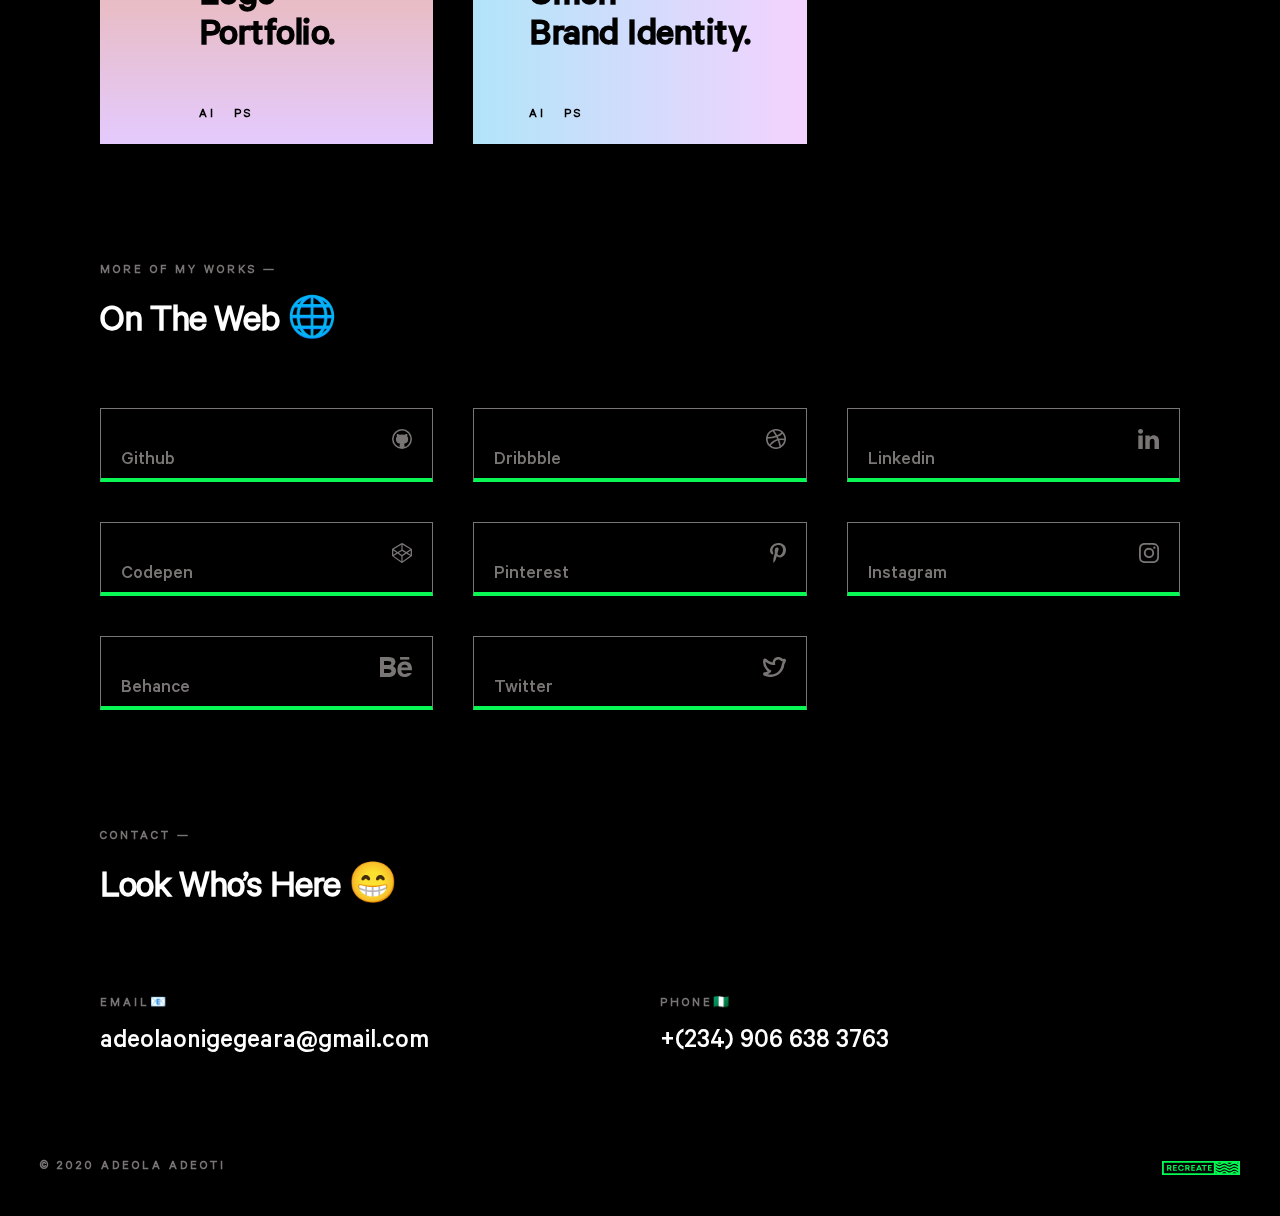
<file: adeolaadeoti-portfolio-master/adeolaadeoti-portfolio-master/dist/index.html>
<!DOCTYPE html><html lang="en"><head><meta charset="UTF-8"><meta name="viewport" content="width=device-width, initial-scale=1.0"><title>Adeola Adeola &mdash; Portfolio</title><link rel="icon" type="image/png" sizes="32x32" href="favicon.ac120b51.png"><meta name="theme-color" content="#000000"><meta name="description" content="Adeola Adeoti Portfolio"><meta name="Keywords" content="Adeola Adeoti, Portfolio, Front-End Developer, Developer, Software Engineer, Nigeria, Lagos"><meta property="og:site_name" content="adeolaadeoti.netlify.app"><meta property="og:title" content="Adeola Adeoti Portfolio"><meta property="og:description" content="I’m a design minded front-end developer based in Lagos, Nigeria."><meta property="og:image" itemprop="image" content="card.532ab2cb.png"><meta property="og:type" content="website"><meta name="twitter:card" content="summary_large_image"><meta name="twitter:site" content="@adeolaadeoti"><meta name="twitter:creator" content="@adeolaadeoti"><meta name="twitter:title" content="adeolaadeoti.netlify.app"><meta name="twitter:description" content="I’m a design minded front-end developer based in Lagos, Nigeria."><meta name="twitter:image" content="card.532ab2cb.png"><meta name="twitter:app:country" content="NG"><link rel="stylesheet" href="src.ab891ce8.css"></head><body>  <div class="preloader">
    <svg id="logo" xmlns="http://www.w3.org/2000/svg" width="302" height="85.573" viewBox="0 0 302 85.573"><g transform="translate(1 1.014)"><path d="M31.886,6.606h1.083a32.886,32.886,0,0,1,21.748,8.638V6.911a.335.335,0,0,1,.361-.361h9.777c.25,0,.361,0,.361.361V71.433c0,.25,0,.389-.361.389H55.078c-.25,0-.361-.139-.361-.389V63.1a31.719,31.719,0,0,1-21,8.666H30.942q-12,0-23.026-11.11A33.33,33.33,0,0,1,0,39.769v-.944A32,32,0,0,1,13.638,12.688,31.525,31.525,0,0,1,31.886,6.606ZM10.5,38.658v1.111c0,7.722,3.75,13.888,11.249,18.776A20.332,20.332,0,0,0,31.5,61.323H33.33A21.137,21.137,0,0,0,50.468,52.24a21.081,21.081,0,0,0,4.055-12.166V38.353c0-8.166-4.277-14.665-12.888-19.443A25,25,0,0,0,32.8,17.077h-.556A22,22,0,0,0,10.5,38.63Z" transform="translate(0 11.654)" stroke="#09f755" stroke-width="2"/><path d="M76.039.011h9.749a.335.335,0,0,1,.361.361V83.087c0,.25,0,.389-.361.389H76.039a.361.361,0,0,1-.389-.389V74.754A31.719,31.719,0,0,1,54.6,83.476H51.819q-12.054,0-23.026-11.11a33.33,33.33,0,0,1-7.944-21v-.944A32,32,0,0,1,34.488,24.287,31.525,31.525,0,0,1,52.736,18.2h1.111a32.858,32.858,0,0,1,21.72,8.638V.372a.361.361,0,0,1,.472-.361Zm-44.607,50.3v1.111c0,7.722,3.75,13.888,11.249,18.776a20.415,20.415,0,0,0,9.777,2.778h1.833A21.742,21.742,0,0,0,75.484,51.729V50.007q0-12.249-12.915-19.443a25,25,0,0,0-8.832-1.833H53.18A22,22,0,0,0,31.432,50.284Z" transform="translate(37.061)" stroke="#09f755" stroke-width="2"/><path d="M73.192,6.9h1.639a31.386,31.386,0,0,1,25,12.721,30.553,30.553,0,0,1,6.333,18.109v2.778c0,2.222-.194,3.305-.555,3.305H52.194v.194a21.248,21.248,0,0,0,7,11.8,21.081,21.081,0,0,0,14.36,5.694h.917A22.526,22.526,0,0,0,91.8,53.035h11.11a30.553,30.553,0,0,1-16.665,15.86,32.386,32.386,0,0,1-11.971,2.389h-.389q-17.082,0-27.775-15.86A33.858,33.858,0,0,1,42,38.953q0-16.832,15.471-27.442A31.914,31.914,0,0,1,73.192,6.9Zm-21,27.275,43.829.167v-.167a23.192,23.192,0,0,0-9.388-13.888,22.942,22.942,0,0,0-11.8-3.694H73q-10.082,0-17.693,9.971a23.914,23.914,0,0,0-3.111,7.61Z" transform="translate(74.655 12.276)" stroke="#09f755" stroke-width="2"/><path d="M111.9,20.93Q101.094,6.542,85.345,6.57H84.262a31.441,31.441,0,0,0-18.248,6.083A40.05,40.05,0,0,0,59.32,19.1L66.1,27.651a26.525,26.525,0,0,1,3.444-4.333,21.554,21.554,0,0,1,15.082-6.277h.583A25.22,25.22,0,0,1,94.039,18.9c8.61,4.861,12.888,11.36,12.888,19.443v1.444A21.22,21.22,0,0,1,102.872,52.2a21.109,21.109,0,0,1-17.165,9.221H83.9a20.581,20.581,0,0,1-9.777-2.778,27.774,27.774,0,0,1-4.416-3.389l-.417.75-8.333,5.416c7.11,6.86,14.582,10.221,22.47,10.221h2.777a32.358,32.358,0,0,0,16.026-4.777q15.3-11.11,15.3-26.886V38.317A31.664,31.664,0,0,0,111.9,20.93Z" transform="translate(105.443 11.69)" stroke="#09f755" stroke-width="2"/><path d="M116.305,60.3V71.718h-2.028q-30.358,1.75-36.663-24.3a61.082,61.082,0,0,0-.194-7.36c0-3.639.194-7.638.194-12V6.919c0-.25,0-.389.361-.389h9.777c.25,0,.361,0,.361.389v28l.75,10.693q3.027,15.165,21.165,15.637A21.665,21.665,0,0,0,116.305,60.3Z" transform="translate(137.616 11.619)" stroke="#09f755" stroke-width="2"/><path d="M116.388,6.606H117.5a32.886,32.886,0,0,1,21.748,8.638V6.911c0-.25,0-.361.361-.361h9.777c.25,0,.361,0,.361.361V71.433c0,.25,0,.389-.361.389h-9.777c-.25,0-.361-.139-.361-.389V63.1a31.719,31.719,0,0,1-21,8.666h-2.778q-12,0-23.026-11.11a33.33,33.33,0,0,1-7.916-21v-.944A31.941,31.941,0,0,1,98.168,12.577,31.5,31.5,0,0,1,116.388,6.606ZM95,38.658v1.111c0,7.722,3.75,13.888,11.11,18.776a20.248,20.248,0,0,0,9.749,2.778h1.833a21.97,21.97,0,0,0,21.192-21.387V38.353Q138.886,26.1,126,18.91a25,25,0,0,0-8.833-1.833h-.555A22,22,0,0,0,94.862,38.63Z" transform="translate(150.254 11.654)" stroke="#09f755" stroke-width="2"/></g></svg>
</div> <div class="cursor"></div> <div class="nav-container"> <div class="nav-icon"> <div class="bar1"></div> <div class="bar2"></div> <div class="bar3"></div> </div>  <nav class="nav-main"> <div class="box-wrapper"> <div class="box"></div> <div class="box"></div> <div class="box"></div> <div class="box"></div> </div> <img class="mobile-logo" src="adeola-logo-mobile.24d5e228.svg" alt="adeola logo mobile"> <div class="nav-main__content">  <div class="nav-main__content--box"> <h4 class="heading-4">on the web</h4> <div class="social-links"> <div class="social-links--box"> <a href="https://github.com/adeolaadeoti"><img src="github.a1bad59c.svg" alt="github"></a> <a href="https://codepen.io/Adeoladev"><img src="codepen.3767b3fb.svg" alt="codepen"></a> <a href="https://dribbble.com/adeolaadeoti"><img src="dribbble.220f4c8e.svg" alt="dribbble"></a> <a href="https://www.behance.net/adeolaonig2191"><img src="behance.2e4ba11c.svg" alt="behance"></a> </div> <div class="social-links--box"> <a href="https://twitter.com/adeolajs"><img src="twitter.581e1f11.svg" alt="twitter"></a> <a href="https://www.linkedin.com/in/adeoladev/"><img src="linkedin.5f3fc4ea.svg" alt="linkedin"></a> <a href="https://www.instagram.com/adeolaadeoti_/"><img src="instagram.438bb1a6.svg" alt="instagram"></a> <a href="https://www.pinterest.com/adeotiadeola/"><img src="pinterest.9590d999.svg" alt="pinterest"></a> </div> </div> <a class="resume" href="img/adeola-resume.pdf" target="_blank" rel="noopener noreferrer">Resume 📗</a> </div>  <div class="nav-main__content--box"> <h4 class="heading-4">navigation</h4> <ul class="list"> <li class="list__item"><a href="#home" class="list__link">Home</a></li> <li class="list__item"><a href="#projects" class="list__link">projects</a></li> <li class="list__item"><a href="#contact" class="list__link">contact</a></li> </ul> </div> </div> </nav>  <nav class="nav-sub"> <picture> <source media="(max-width:37.5em)" srcset="adeola-logo-mobile.24d5e228.svg"> <img src="adeola-logo-desktop.d2211955.svg" alt="adeola logo"> </picture> </nav> </div> <div class="smooth-scroll-wrapper"> <section class="content">  <header id="home" class="header">  <div class="hero"> <h5 class="heading-5">Hi there👋, I’m</h5>  <div class="text-container"> <video autoplay="" playsinline="" muted="" loop="" preload=""> <source src="https://d33wubrfki0l68.cloudfront.net/ab4c4ea31f1543825102ebf15a35080cdc1397ce/b8c4f/static/images/frontpage/hero/gradient.mp4"> </video> <svg xmlns="http://www.w3.org/2000/svg" viewBox="0 0 467 198"><path d="M466.5 197.5H.5V.5h466v197zM275.2 78.45a34.549 34.549 0 00-13.2 2.437 30.015 30.015 0 00-10.5 7.313 32.323 32.323 0 00-6.863 11.213 41.6 41.6 0 00-2.288 14.137 41.042 41.042 0 002.288 14.025 32.389 32.389 0 006.863 11.175 30.015 30.015 0 0010.5 7.312 36.962 36.962 0 0026.4 0 30.015 30.015 0 0010.5-7.312 32.393 32.393 0 006.862-11.175 41.045 41.045 0 002.287-14.025 41.6 41.6 0 00-2.287-14.137A32.326 32.326 0 00298.9 88.2a30.015 30.015 0 00-10.5-7.312 34.553 34.553 0 00-13.2-2.438zm-65.55 0a32.3 32.3 0 00-12.844 2.494 29.986 29.986 0 00-10.331 7.481 33.671 33.671 0 00-6.806 11.269 40.721 40.721 0 00-2.269 13.856 42.069 42.069 0 002.25 14.119 32.056 32.056 0 006.75 11.156 29.375 29.375 0 0010.387 7.256 34.5 34.5 0 0013.163 2.419 38.32 38.32 0 0011.269-1.556 26.594 26.594 0 008.906-4.668 25.125 25.125 0 006.244-7.406 30.156 30.156 0 003.281-9.769H222.4a10.6 10.6 0 01-4.238 6.3 14.507 14.507 0 01-8.213 2.1 14.678 14.678 0 01-5.7-1.069 12.74 12.74 0 01-4.5-3.206 15.394 15.394 0 01-3.038-5.082 23.411 23.411 0 01-1.312-6.694h44.7v-5.7a43.423 43.423 0 00-2.006-13.631 30.206 30.206 0 00-6.018-10.594 25.5 25.5 0 00-9.619-6.806 34.072 34.072 0 00-12.806-2.269zm-73.65 0a30.506 30.506 0 00-12.619 2.512 26.414 26.414 0 00-9.656 7.538 35.024 35.024 0 00-6.132 11.287 47.293 47.293 0 000 27.506 34.63 34.63 0 006.132 11.231 26.387 26.387 0 009.656 7.481A30.7 30.7 0 00136 148.5a23.531 23.531 0 009.75-2.1 19.659 19.659 0 007.05-4.95V147h18.75V49.5H152.8v36a19.672 19.672 0 00-7.05-4.95 23.545 23.545 0 00-9.75-2.1zM364.6 105a33.052 33.052 0 00-10.182 1.5 25.919 25.919 0 00-8.344 4.5 20 20 0 00-5.569 6.862 19.657 19.657 0 00-1.856 8.587 21.886 21.886 0 001.781 9 18.9 18.9 0 005.344 6.9 24.759 24.759 0 008.006 4.387 31.244 31.244 0 009.769 1.463 32.186 32.186 0 009.9-1.5c3.085-1 5.255-2.105 6.45-3.3v3.6h17.85V104.25a29.657 29.657 0 00-1.856-10.819 21.742 21.742 0 00-5.569-8.157 24.175 24.175 0 00-8.906-5.118 38.16 38.16 0 00-11.868-1.706 34.009 34.009 0 00-10.369 1.519 27.364 27.364 0 00-8.606 4.556 25.482 25.482 0 00-6.169 6.881 23.773 23.773 0 00-3.056 8.494h17.7a9.357 9.357 0 013.675-4.725 11.44 11.44 0 016.225-1.575c3.583 0 6.333.984 8.175 2.925a10.4 10.4 0 012.776 7.425v4.95a21.229 21.229 0 00-6.6-2.7 33.908 33.908 0 00-8.701-1.2zm-297.15 0a33.049 33.049 0 00-10.181 1.5 25.919 25.919 0 00-8.344 4.5 20 20 0 00-5.569 6.862 19.657 19.657 0 00-1.856 8.588 21.888 21.888 0 001.781 9 18.9 18.9 0 005.343 6.9 24.76 24.76 0 008.006 4.387 31.244 31.244 0 009.77 1.463 32.178 32.178 0 009.9-1.5c3.086-1 5.256-2.105 6.45-3.3v3.6h17.85v-42.75a29.657 29.657 0 00-1.856-10.819 21.742 21.742 0 00-5.569-8.157 24.174 24.174 0 00-8.906-5.118A38.16 38.16 0 0072.4 78.45a34.006 34.006 0 00-10.369 1.519 27.367 27.367 0 00-8.606 4.556 25.473 25.473 0 00-6.169 6.881A23.775 23.775 0 0044.2 99.9h17.7a9.357 9.357 0 013.675-4.725A11.44 11.44 0 0171.8 93.6c3.583 0 6.333.984 8.176 2.925a10.4 10.4 0 012.775 7.425v4.95a21.231 21.231 0 00-6.6-2.7 33.921 33.921 0 00-8.701-1.2zm347.1 19.2a11.36 11.36 0 00-8.325 3.375 11.544 11.544 0 00-3.375 8.475 11.941 11.941 0 003.3 8.55 11.482 11.482 0 008.4 3.45 11.233 11.233 0 008.325-3.45 11.8 11.8 0 003.375-8.55 11.544 11.544 0 00-3.375-8.475 11.36 11.36 0 00-8.325-3.375zM313.9 49.5V147h18.6V49.5zm53.851 85.05a15.939 15.939 0 01-8.4-2.1 7.167 7.167 0 01.076-12.3 16.041 16.041 0 018.325-2.1 17.776 17.776 0 017.574 1.575 8.793 8.793 0 014.574 4.275v4.8a8.788 8.788 0 01-4.576 4.275 17.776 17.776 0 01-7.574 1.575zm-297.15 0a15.933 15.933 0 01-8.4-2.1 7.166 7.166 0 01.075-12.3 16.041 16.041 0 018.325-2.1 17.779 17.779 0 017.575 1.575 8.792 8.792 0 014.574 4.275v4.8a8.787 8.787 0 01-4.575 4.275 17.779 17.779 0 01-7.575 1.575zm204.6-1.8a13.26 13.26 0 01-6.019-1.331 12.612 12.612 0 01-4.556-3.993 19.2 19.2 0 01-2.869-6.132 29.259 29.259 0 01-.956-7.744 30 30 0 01.956-7.856 19.151 19.151 0 012.869-6.169 12.612 12.612 0 014.556-3.994 14.271 14.271 0 0112.037 0 12.607 12.607 0 014.556 3.994 19.142 19.142 0 012.869 6.169 30 30 0 01.956 7.856 29.265 29.265 0 01-.956 7.744 19.2 19.2 0 01-2.869 6.132 12.607 12.607 0 01-4.556 3.993 13.262 13.262 0 01-6.019 1.331zm-135-.45a16.028 16.028 0 01-6.6-1.312 14.109 14.109 0 01-5.1-3.937 18 18 0 01-3.262-6 26.472 26.472 0 010-15.019 18.387 18.387 0 013.261-6.057 14.136 14.136 0 015.1-3.994 15.833 15.833 0 016.6-1.331 13.862 13.862 0 017.5 2.175 13.491 13.491 0 015.1 5.625v22.05a13.9 13.9 0 01-12.6 7.8zm81.6-26.1H195.85c.846-4.181 2.448-7.36 4.762-9.45a13.242 13.242 0 019.188-3.15 11.115 11.115 0 018.7 3.525 13.746 13.746 0 013.3 9.074z" stroke="rgba(0,0,0,0)" stroke-miterlimit="10"></path></svg> <span>adeola.</span> </div> <h4 class="heading-4 pri-color mt-s mb-s">DESIGNER + DEVELOPER 👨‍💻</h4> <p class="paragraph mb-m">I’m a design minded front-end developer<br>based in Lagos, Nigeria.</p> <a href="#contact" class="cta">hire me</a> </div> </header> <main>  <section id="projects" class="project"> <h5 class="heading-5 sec-color mb-s">featured projects &mdash;</h5> <h2 class="heading-2">Stuff I’ve worked on 📁</h2> <div class="project-box__wrapper"> <div class="project-box"> <div class="project-box__link"> <a href="https://github.com/adeolaadeoti/raba-exchange-rate" target="_blank" rel="noopener noreferrer"><img src="github.a1bad59c.svg" alt="github logo"></a> <a href="https://raba.netlify.app" target="_blank" rel="noopener noreferrer"><img src="link.66854e8a.svg" alt="link icon"></a> </div> <div class="project-box__content"> <h3 class="heading-3 mb-l">raba<br>exchange.</h3> <h5 class="heading-5">API &nbsp; HTML/SCSS &nbsp; JS</h5> </div> </div> <div class="project-box"> <div class="project-box__link"> <a href="https://github.com/adeolaadeoti/safarika" target="_blank" rel="noopener noreferrer"><img src="github.a1bad59c.svg" alt="github logo"></a> <a href="https://safarika.netlify.app" target="_blank" rel="noopener noreferrer"><img src="link.66854e8a.svg" alt="link icon"></a> </div> <div class="project-box__content"> <h3 class="heading-3 mb-l">Safarika<br>Adventure.</h3> <h5 class="heading-5">HTML/SCSS &nbsp; JS</h5> </div> </div> <div class="project-box"> <div class="project-box__link"> <a href="https://github.com/adeolaadeoti/gudfood-restaurant" target="_blank" rel="noopener noreferrer"><img src="github.a1bad59c.svg" alt="github logo"></a> <a href="https://gudfood.netlify.app" target="_blank" rel="noopener noreferrer"><img src="link.66854e8a.svg" alt="link icon"></a> </div> <div class="project-box__content"> <h3 class="heading-3 mb-l">Gudfood<br>Restaurant.</h3> <h5 class="heading-5">HTML/SCSS &nbsp; JS</h5> </div> </div> <div class="project-box"> <div class="project-box__link"> <a href="https://www.behance.net/gallery/99359631/LogoFolio" target="_blank" rel="noopener noreferrer"><img src="behance.2e4ba11c.svg" alt="behance logo"></a> </div> <div class="project-box__content"> <h3 class="heading-3 mb-l">logo<br>Portfolio.</h3> <h5 class="heading-5">ai &nbsp; ps</h5> </div> </div> <div class="project-box"> <div class="project-box__link"> <a href="https://www.behance.net/gallery/99004155/Umeh-Group-Brand-Identity" target="_blank" rel="noopener noreferrer"><img src="behance.2e4ba11c.svg" alt="behance logo"></a> </div> <div class="project-box__content"> <h3 class="heading-3 mb-l">umeh<br>Brand Identity.</h3> <h5 class="heading-5">ai &nbsp; ps</h5> </div> </div> </div> </section>  <section class="web"> <h5 class="heading-5 sec-color mb-s">More of my works &mdash;</h5> <h2 class="heading-2">On the Web 🌐</h2> <div class="web-box__wrapper"> <div class="web-box"> <a href="https://github.com/adeolaadeoti" target="_blank" rel="noopener noreferrer"><img src="github-web.07161e96.svg" alt="github">github</a> </div> <div class="web-box"> <a href="https://dribbble.com/adeolaadeoti" target="_blank" rel="noopener noreferrer"><img src="dribbble.220f4c8e.svg" alt="dribbble">dribbble</a> </div> <div class="web-box"> <a href="https://www.linkedin.com/in/adeoladev/" target="_blank" rel="noopener noreferrer"><img src="linkedin.5f3fc4ea.svg" alt="linkedin">linkedin</a> </div> <div class="web-box"> <a href="https://codepen.io/Adeoladev" target="_blank" rel="noopener noreferrer"><img src="codepen.3767b3fb.svg" alt="codepen">codepen</a> </div> <div class="web-box"> <a href="https://www.pinterest.com/adeotiadeola/" target="_blank" rel="noopener noreferrer"><img src="pinterest.9590d999.svg" alt="pinterest">pinterest</a> </div> <div class="web-box"> <a href="https://www.instagram.com/adeolaadeoti_/" target="_blank" rel="noopener noreferrer"><img src="instagram.438bb1a6.svg" alt="instagram">instagram</a> </div> <div class="web-box"> <a href="https://www.behance.net/adeolaonig2191" target="_blank" rel="noopener noreferrer"><img src="behance-web.b0cf1426.svg" alt="behance">behance</a> </div> <div class="web-box"> <a href="https://twitter.com/adeolajs" target="_blank" rel="noopener noreferrer"><img src="twitter.581e1f11.svg" alt="twitter">twitter</a> </div> </div> </section>  <section id="contact" class="contact"> <h5 class="heading-5 sec-color mb-s">contact &mdash;</h5> <h2 class="heading-2">look who’s here 😁</h2> <div class="contact-box__wrapper"> <div class="contact-box"> <h5 class="heading-5 sec-color mb-s">email📧</h5> <a href="mailto:adeolaonigegeara@gmail.com" target="_blank" rel="nofollow noopener noreferrer">adeolaonigegeara@gmail.com</a> </div> <div class="contact-box"> <h5 class="heading-5 sec-color mb-s">phone🇳🇬</h5> <a href="tel:+2349066383763">+(234) 906 638 3763</a> </div> </div> </section> </main>  <footer class="footer"> <h5 class="heading-5">© 2020 Adeola Adeoti</h5> <img src="recreate.57137042.svg" alt="recreate logo"> </footer> </section> </div> <script>var e=document.body,t=document.getElementsByClassName("smooth-scroll-wrapper")[0],n=t.getBoundingClientRect().height-"100px",a=.08,o=0;function r(){var e="translateY(-"+(o+=(window.pageYOffset-o)*a)+"px) translateZ(0)";t.style.transform=e,callScroll=requestAnimationFrame(r)}e.style.height=Math.floor(n)+"px",r();var s=document.querySelector("section"),l=window.pageYOffset,i=function e(){var t=window.pageYOffset,n=.2*(t-l);s.style.transform="skewY("+n+"deg)",l=t,requestAnimationFrame(e)};i();</script> <script src="https://cdnjs.cloudflare.com/ajax/libs/gsap/3.3.1/gsap.min.js"></script> <script src="src.ba611162.js"></script>
</body></html>
</file>
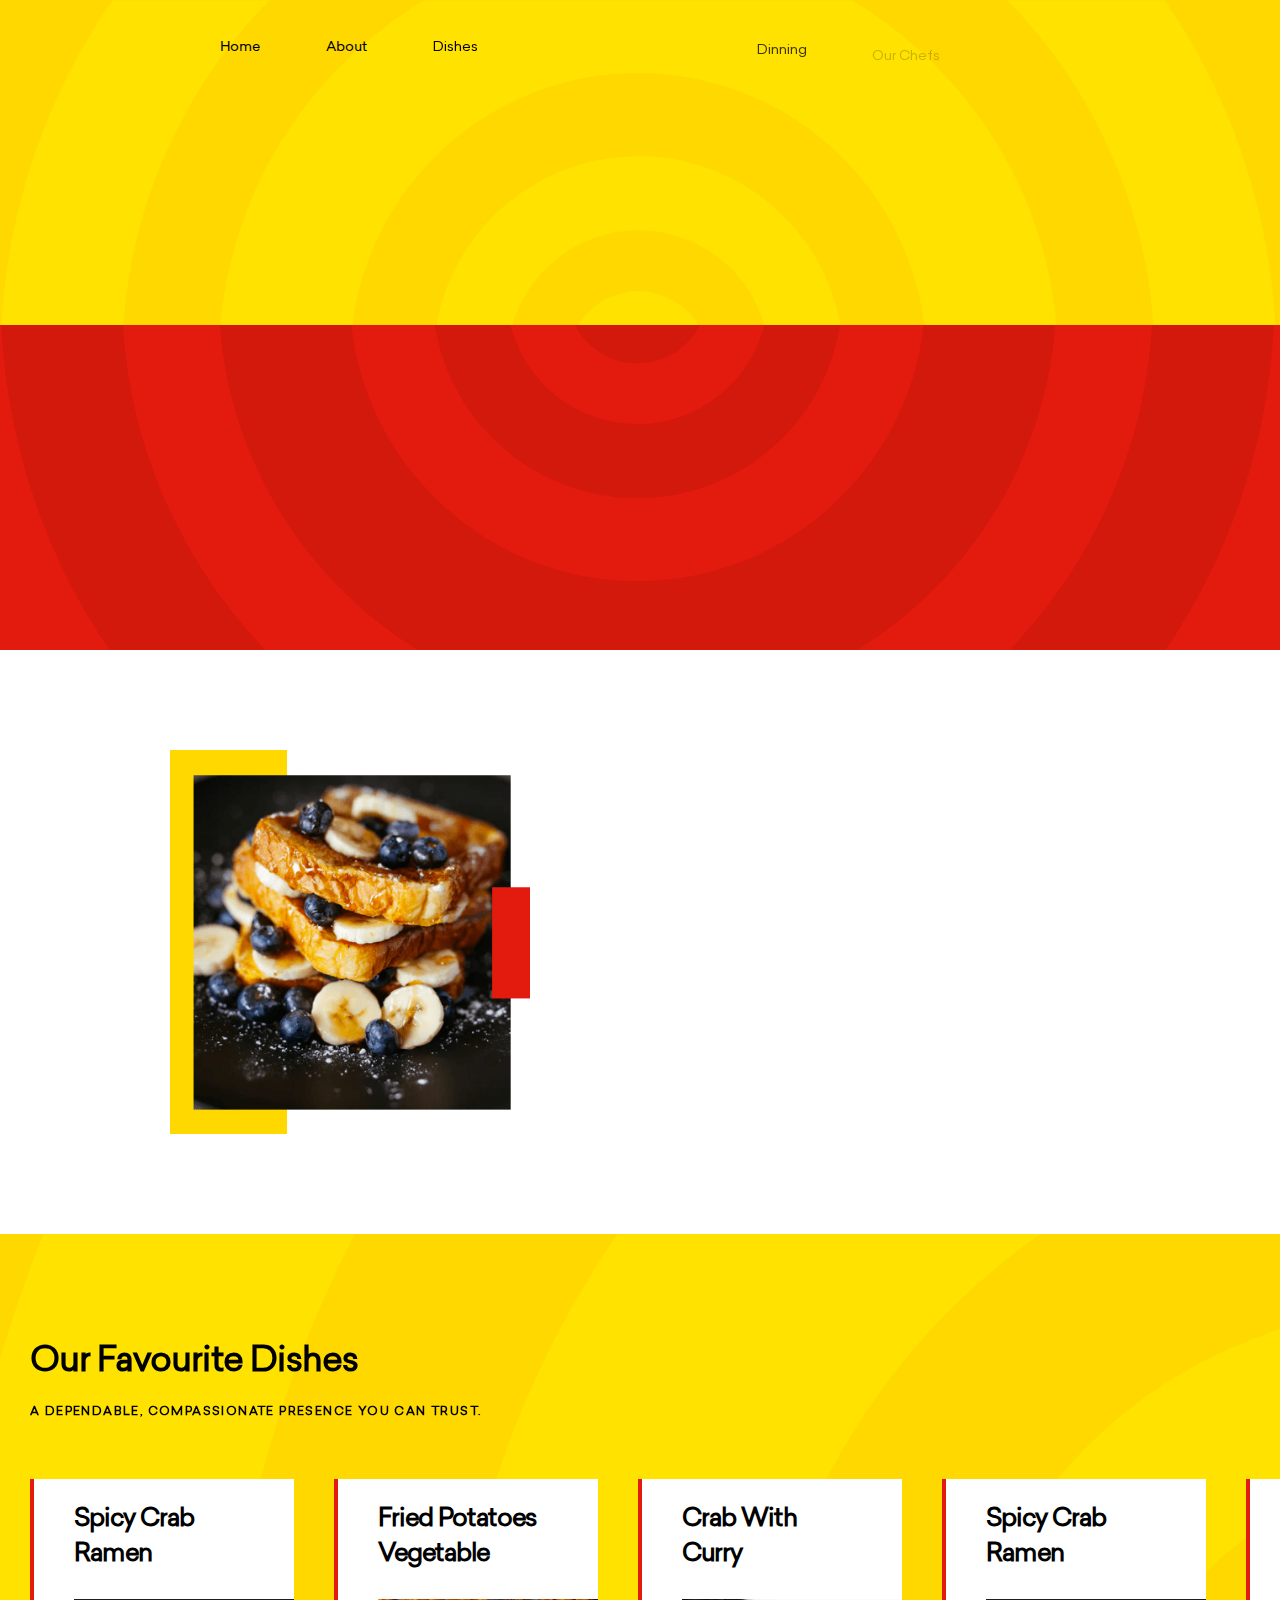
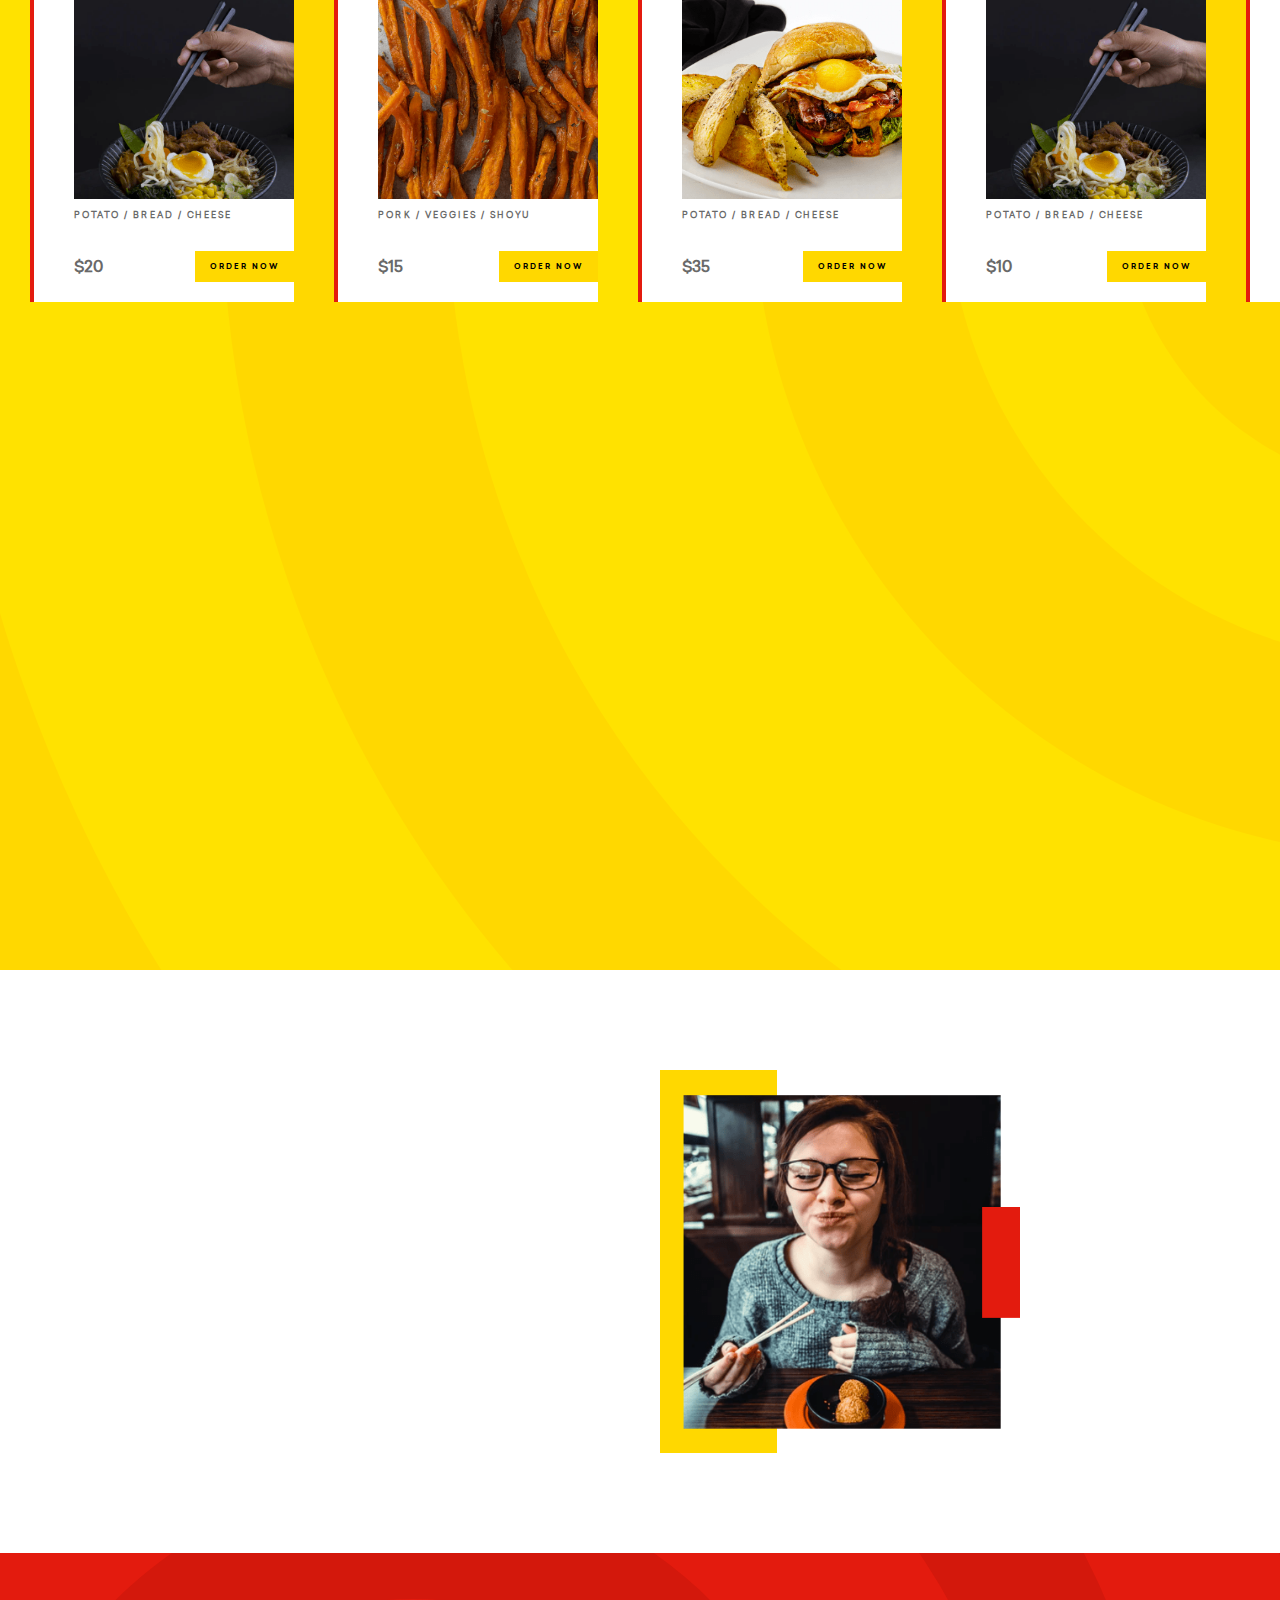
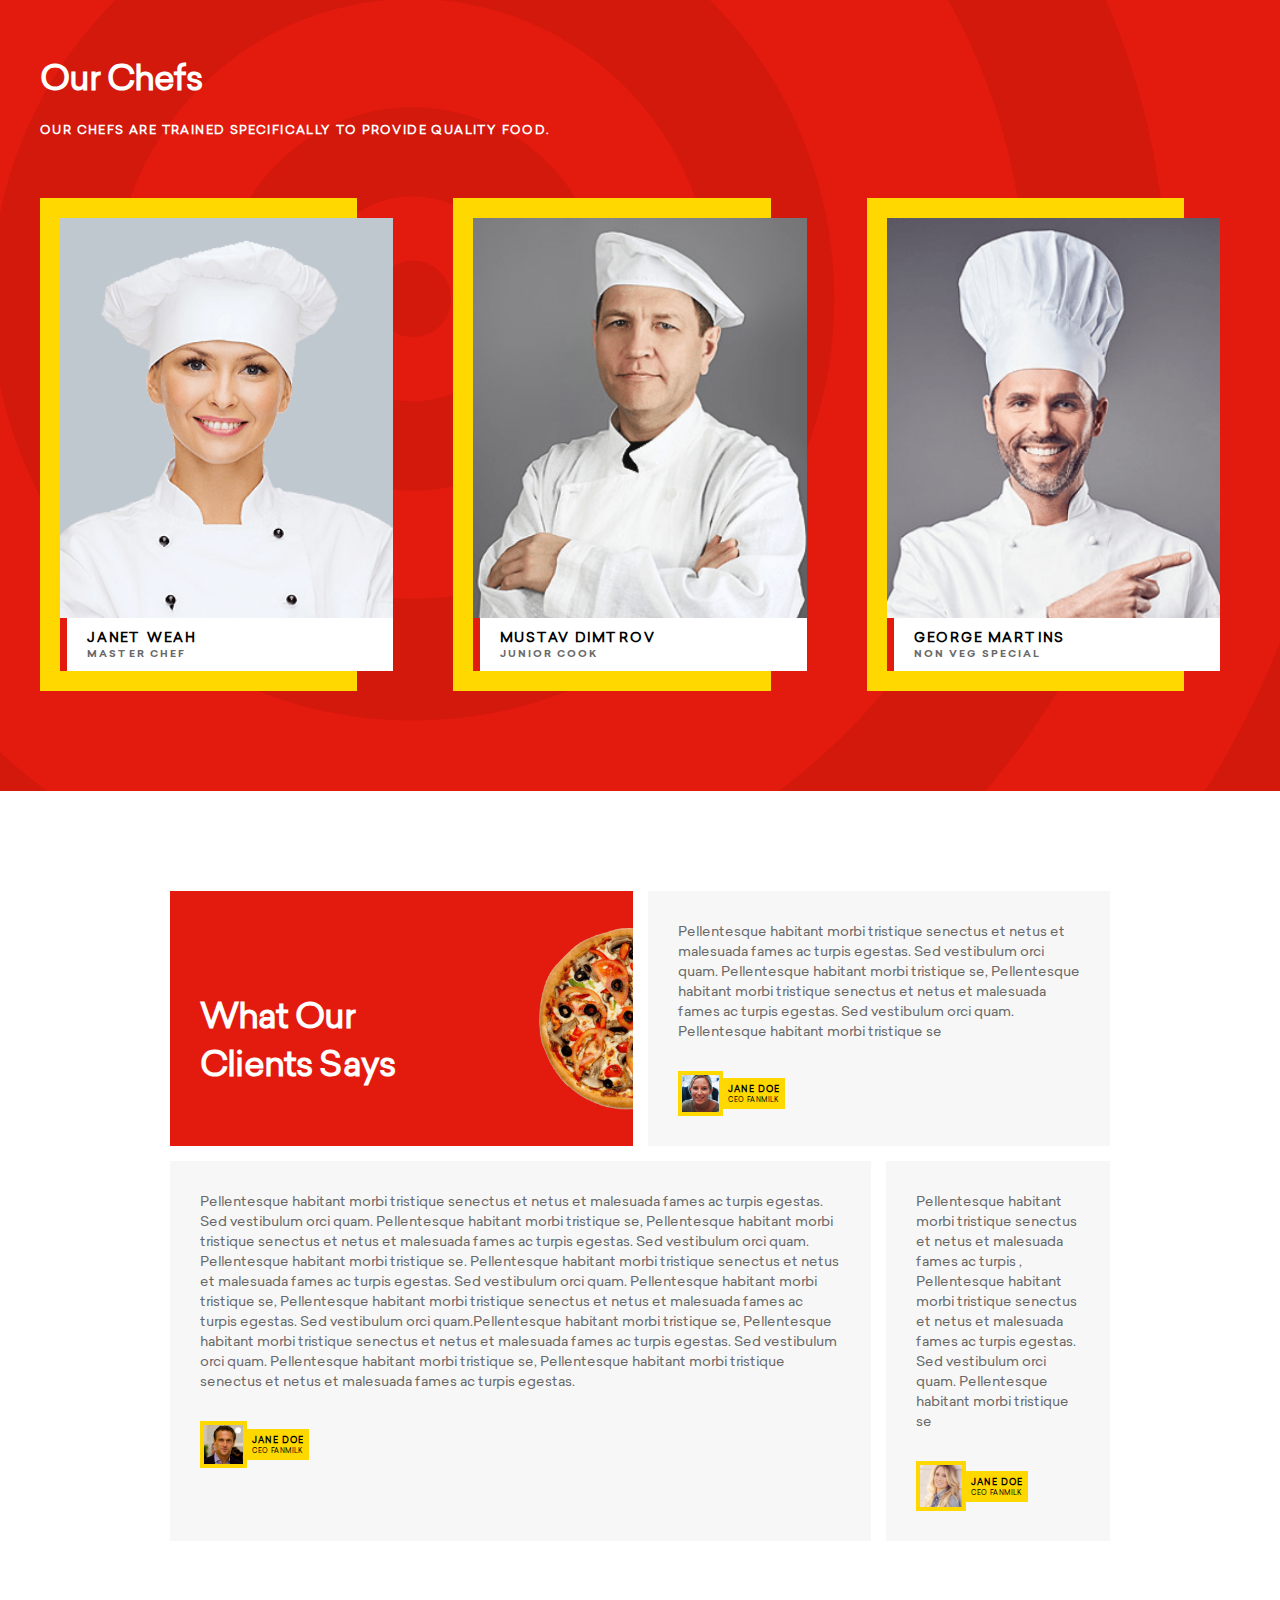
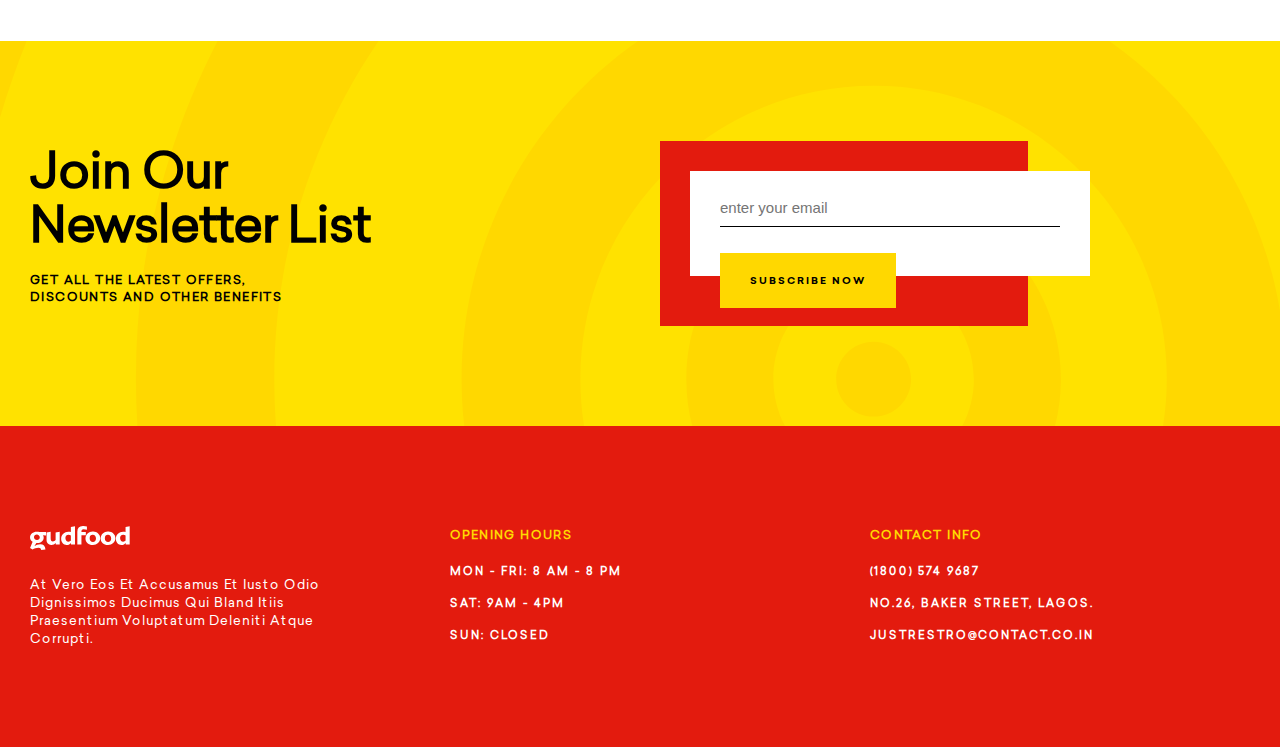
<file: gudfood-restaurant-master/gudfood-restaurant-master/dist/index.html>
<!DOCTYPE html><html lang="en"><head><meta charset="UTF-8"><meta name="viewport" content="width=device-width, initial-scale=1.0"><title>Gudfood Retaurant</title><link rel="stylesheet" href="src.9207fa9b.css"></head><body class="container"> <script src="src.627cc5d2.js"></script>
</body></html>
</file>
<file: raba-exchange-rate-master/raba-exchange-rate-master/dist/index.html>
<!doctype html><html><head><meta charset="utf-8"><meta http-equiv="x-ua-compatible" content="ie=edge"><meta name="viewport" content="width=device-width, initial-scale=1"><meta name="theme-color" content="#2C0DB5"><link rel="icon" type="image/png" sizes="32x32" href="favicon.504c8649.png"><title>Raba &mdash; Exchange Rate</title><script src="https://cdnjs.cloudflare.com/ajax/libs/gsap/3.3.3/gsap.min.js"></script><link rel="stylesheet" href="src.27a5ee22.css"></head><body>  <div class="preloader"> <div class="preloader__wrapper"> <p class="p">LOADING</p> <div class="loading-box"> <span class="loading-1"></span> <span class="loading-2"></span> </div> </div> </div> <div class="container">  <nav class="nav"> <img src="brand-logo.9dabf402.svg" alt="raba logo" class="brand-logo"> <div class="baseBox"> <h3 class="heading-3">base currency</h3> <p class="usd">usd</p> </div> </nav>  <div class="hero"> <div class="hero__heading"> <h1 class="heading-1">Raba Live<br> Exchange Rates</h1> <p class="date">23rd September 2020</p> </div> <div class="hero__rates"> <div class="table-wrapper">
 </div> </div> </div>  <div class="converter"> <div class="converter__box"> <h2 class="heading-2">currency<br>converter</h2> <p class="paragraph">Choose the currency and the amounts to get the exchange rate</p> </div> <div class="converter__box"> <div class="currency"> <div class="from"> <h4 class="heading-4">from</h4> <select id="currency-one"> <option value="AED">AED</option> <option value="ARS">ARS</option> <option value="AUD">AUD</option> <option value="BGN">BGN</option> <option value="BRL">BRL</option> <option value="BSD">BSD</option> <option value="CAD">CAD</option> <option value="CHF">CHF</option> <option value="CLP">CLP</option> <option value="CNY">CNY</option> <option value="COP">COP</option> <option value="CZK">CZK</option> <option value="DKK">DKK</option> <option value="DOP">DOP</option> <option value="EGP">EGP</option> <option value="EUR">EUR</option> <option value="FJD">FJD</option> <option value="GBP">GBP</option> <option value="GTQ">GTQ</option> <option value="HKD">HKD</option> <option value="HRK">HRK</option> <option value="HUF">HUF</option> <option value="IDR">IDR</option> <option value="ILS">ILS</option> <option value="INR">INR</option> <option value="ISK">ISK</option> <option value="JPY">JPY</option> <option value="KRW">KRW</option> <option value="KZT">KZT</option> <option value="MXN">MXN</option> <option value="MYR">MYR</option> <option value="NOK">NOK</option> <option value="NZD">NZD</option> <option value="PAB">PAB</option> <option value="PEN">PEN</option> <option value="PHP">PHP</option> <option value="PKR">PKR</option> <option value="PLN">PLN</option> <option value="PYG">PYG</option> <option value="RON">RON</option> <option value="RUB">RUB</option> <option value="SAR">SAR</option> <option value="SEK">SEK</option> <option value="SGD">SGD</option> <option value="THB">THB</option> <option value="TRY">TRY</option> <option value="TWD">TWD</option> <option value="UAH">UAH</option> <option value="USD" selected="">USD</option> <option value="UYU">UYU</option> <option value="VND">VND</option> <option value="ZAR">ZAR</option> </select> </div> <div class="to"> <h4 class="heading-4">to</h4> <select id="currency-two"> <option value="AED">AED</option> <option value="ARS">ARS</option> <option value="AUD">AUD</option> <option value="BGN">BGN</option> <option value="BRL">BRL</option> <option value="BSD">BSD</option> <option value="CAD">CAD</option> <option value="CHF">CHF</option> <option value="CLP">CLP</option> <option value="CNY">CNY</option> <option value="COP">COP</option> <option value="CZK">CZK</option> <option value="DKK">DKK</option> <option value="DOP">DOP</option> <option value="EGP">EGP</option> <option value="EUR" selected="">EUR</option> <option value="FJD">FJD</option> <option value="GBP">GBP</option> <option value="GTQ">GTQ</option> <option value="HKD">HKD</option> <option value="HRK">HRK</option> <option value="HUF">HUF</option> <option value="IDR">IDR</option> <option value="ILS">ILS</option> <option value="INR">INR</option> <option value="ISK">ISK</option> <option value="JPY">JPY</option> <option value="KRW">KRW</option> <option value="KZT">KZT</option> <option value="MXN">MXN</option> <option value="MYR">MYR</option> <option value="NOK">NOK</option> <option value="NZD">NZD</option> <option value="PAB">PAB</option> <option value="PEN">PEN</option> <option value="PHP">PHP</option> <option value="PKR">PKR</option> <option value="PLN">PLN</option> <option value="PYG">PYG</option> <option value="RON">RON</option> <option value="RUB">RUB</option> <option value="SAR">SAR</option> <option value="SEK">SEK</option> <option value="SGD">SGD</option> <option value="THB">THB</option> <option value="TRY">TRY</option> <option value="TWD">TWD</option> <option value="UAH">UAH</option> <option value="USD">USD</option> <option value="UYU">UYU</option> <option value="VND">VND</option> <option value="ZAR">ZAR</option> </select> </div> </div> <div class="swap-container"> <button id="swap">Swap currency</button> <p class="paragraph" id="rate">1 AED = 22.4 ZAR</p> </div> </div> <div class="converter__box"> <h4 class="heading-4">amount</h4> <input type="number" id="num" placeholder="0"> <h1 class="amount" id="amount">1</h1> </div> </div> </div> <script src="src.ef5eb173.js"></script> </body></html>
</file>
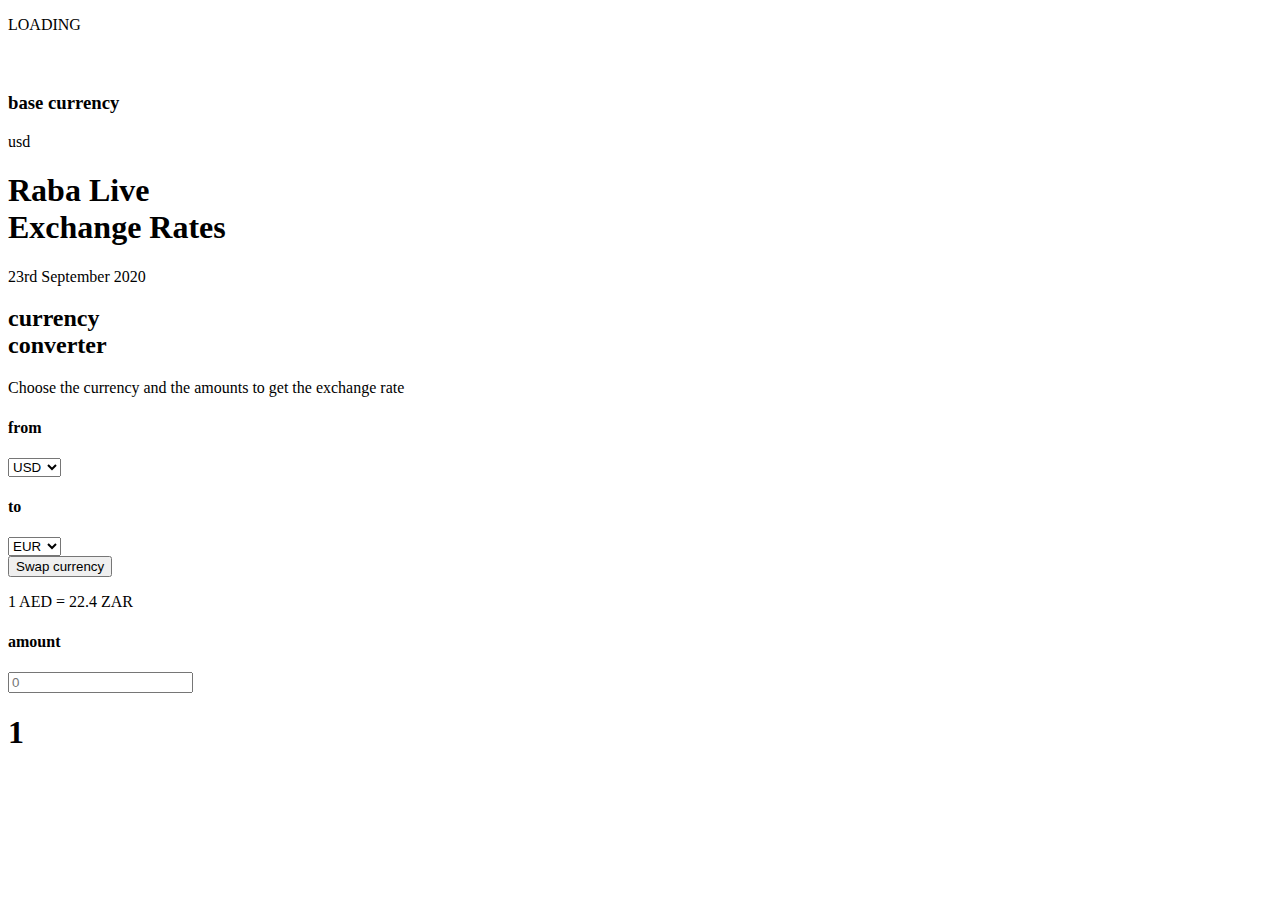
<file: raba-exchange-rate-master/raba-exchange-rate-master/src/index.html>
<!doctype html>
<html>
<head>
	<meta charset="utf-8">
	<meta http-equiv="x-ua-compatible" content="ie=edge">
	<meta name="viewport" content="width=device-width, initial-scale=1">
	<meta name="theme-color" content="#2C0DB5">
	<link rel="icon" type="image/png" sizes="32x32" href="img/png/favicon.png">		
	<title>Raba &mdash; Exchange Rate</title>
	<script src="https://cdnjs.cloudflare.com/ajax/libs/gsap/3.3.3/gsap.min.js"></script>
</head>
<body>

	<!-- preloader -->
	<div class="preloader">
		<div class="preloader__wrapper">
			<p class="p">LOADING</p>
			<div class="loading-box">
				<span class="loading-1"></span>
				<span class="loading-2"></span>
			</div>
		</div>
	</div>

	<div class="container">

		<!-- nav -->
		<nav class="nav">
			<img src="./img/svg/brand-logo.svg" alt="raba logo" class="brand-logo">
			<div class="baseBox">
				<h3 class="heading-3">base currency</h3>
				<p class="usd">usd</p>
			</div>
		</nav>

		<!-- hero -->
		<div class="hero">
			<div class="hero__heading">
				<h1 class="heading-1">Raba Live<br> Exchange Rates</h1>
				<p class="date">23rd September 2020</p>
			</div>
			<div class="hero__rates">
				<div class="table-wrapper">
<!-- 					
					<table>
						<tr>
						  <th>currency code</th>
						  <th>currency Rate</th>
						</tr>
						<tr>
						  <td class="code">AED</td>
						  <td>3.67</td>
						</tr>
						<tr>
						  <td class="code">ARS</td>
						  <td>68.32</td>
						</tr>
						<tr>
						  <td class="code">AUD</td>
						  <td>1.5</td>
						</tr>
						<tr>
						  <td class="code">BGN</td>
						  <td>1.76</td>
						</tr>
						<tr>
						  <td class="code">BRL</td>
						  <td>5.37</td>
						</tr>
					</table> --> 

				</div>
			</div>
		</div>

		<!-- coverter -->
		<div class="converter">
			<div class="converter__box">
				<h2 class="heading-2">currency<br>converter</h2>
				<p class="paragraph">Choose the currency and the amounts to get the exchange rate</p>
			</div>
			<div class="converter__box">

				<div class="currency">
					<div class="from">
						<h4 class="heading-4">from</h4>
						<select id="currency-one">
							<option value="AED">AED</option>
							<option value="ARS">ARS</option>
							<option value="AUD">AUD</option>
							<option value="BGN">BGN</option>
							<option value="BRL">BRL</option>
							<option value="BSD">BSD</option>
							<option value="CAD">CAD</option>
							<option value="CHF">CHF</option>
							<option value="CLP">CLP</option>
							<option value="CNY">CNY</option>
							<option value="COP">COP</option>
							<option value="CZK">CZK</option>
							<option value="DKK">DKK</option>
							<option value="DOP">DOP</option>
							<option value="EGP">EGP</option>
							<option value="EUR">EUR</option>
							<option value="FJD">FJD</option>
							<option value="GBP">GBP</option>
							<option value="GTQ">GTQ</option>
							<option value="HKD">HKD</option>
							<option value="HRK">HRK</option>
							<option value="HUF">HUF</option>
							<option value="IDR">IDR</option>
							<option value="ILS">ILS</option>
							<option value="INR">INR</option>
							<option value="ISK">ISK</option>
							<option value="JPY">JPY</option>
							<option value="KRW">KRW</option>
							<option value="KZT">KZT</option>
							<option value="MXN">MXN</option>
							<option value="MYR">MYR</option>
							<option value="NOK">NOK</option>
							<option value="NZD">NZD</option>
							<option value="PAB">PAB</option>
							<option value="PEN">PEN</option>
							<option value="PHP">PHP</option>
							<option value="PKR">PKR</option>
							<option value="PLN">PLN</option>
							<option value="PYG">PYG</option>
							<option value="RON">RON</option>
							<option value="RUB">RUB</option>
							<option value="SAR">SAR</option>
							<option value="SEK">SEK</option>
							<option value="SGD">SGD</option>
							<option value="THB">THB</option>
							<option value="TRY">TRY</option>
							<option value="TWD">TWD</option>
							<option value="UAH">UAH</option>
							<option value="USD" selected>USD</option>
							<option value="UYU">UYU</option>
							<option value="VND">VND</option>
							<option value="ZAR">ZAR</option>
						</select>
					</div>
	
					<div class="to">
						<h4 class="heading-4">to</h4>
						<select id="currency-two">
							<option value="AED">AED</option>
							<option value="ARS">ARS</option>
							<option value="AUD">AUD</option>
							<option value="BGN">BGN</option>
							<option value="BRL">BRL</option>
							<option value="BSD">BSD</option>
							<option value="CAD">CAD</option>
							<option value="CHF">CHF</option>
							<option value="CLP">CLP</option>
							<option value="CNY">CNY</option>
							<option value="COP">COP</option>
							<option value="CZK">CZK</option>
							<option value="DKK">DKK</option>
							<option value="DOP">DOP</option>
							<option value="EGP">EGP</option>
							<option value="EUR" selected>EUR</option>
							<option value="FJD">FJD</option>
							<option value="GBP">GBP</option>
							<option value="GTQ">GTQ</option>
							<option value="HKD">HKD</option>
							<option value="HRK">HRK</option>
							<option value="HUF">HUF</option>
							<option value="IDR">IDR</option>
							<option value="ILS">ILS</option>
							<option value="INR">INR</option>
							<option value="ISK">ISK</option>
							<option value="JPY">JPY</option>
							<option value="KRW">KRW</option>
							<option value="KZT">KZT</option>
							<option value="MXN">MXN</option>
							<option value="MYR">MYR</option>
							<option value="NOK">NOK</option>
							<option value="NZD">NZD</option>
							<option value="PAB">PAB</option>
							<option value="PEN">PEN</option>
							<option value="PHP">PHP</option>
							<option value="PKR">PKR</option>
							<option value="PLN">PLN</option>
							<option value="PYG">PYG</option>
							<option value="RON">RON</option>
							<option value="RUB">RUB</option>
							<option value="SAR">SAR</option>
							<option value="SEK">SEK</option>
							<option value="SGD">SGD</option>
							<option value="THB">THB</option>
							<option value="TRY">TRY</option>
							<option value="TWD">TWD</option>
							<option value="UAH">UAH</option>
							<option value="USD">USD</option>
							<option value="UYU">UYU</option>
							<option value="VND">VND</option>
							<option value="ZAR">ZAR</option>
						</select>
					</div>
				</div>

				<div class="swap-container">
					<button id="swap">Swap currency</button>
					<p class="paragraph" id="rate">1 AED = 22.4 ZAR</p>
				</div>
			</div>
			<div class="converter__box">
				<h4 class="heading-4">amount</h4>
				<input type="number" id="num" placeholder="0" />
				<h1 class="amount" id="amount">1</h1>
			</div>
		</div>

	</div>

        <script src="./index.js"></script>
	</body>
</html>
</file>
<file: cooking-show-master/cooking-show-master/style.css>
* {
    box-sizing: border-box;
}

body {
    font-family: "Josefin Sans", sans-serif;
    background-image: linear-gradient(135deg, hsl(0, 0%, 100%),hsl(0, 100%, 98%));
    margin: 0;
}

.container {
    display: flex;
    min-height: 100vh;
}

.inner__container {
    max-width: 450px;
    margin: auto;
}

.left {
    width: 60%;
    padding: 0 40px 40px;
}

.right {
    width: 40%;
    background-image: url('img/bg.jpg');
    background-size: cover;
    background-position: center center;
}

.logo {
    width: 100px;
    margin: 30px 0 40px;
}

.bg-mobile {
    display: none;
}

h1 {
    font-size: 60px;
    text-transform: uppercase;
    letter-spacing: 6px;
    line-height: 1.2;
    color: hsl(0, 6%, 24%);
    margin-bottom: 0;
    transform: translateX(-100%);
    animation-name: slideInLeft;
    animation-duration: .8s;
    animation-timing-function: ease;
    animation-fill-mode: forwards;
}

@keyframes slideInLeft {
    to {
        transform: translateX(0);
    }
}

span {
    font-weight: 200;
    color: #a75c1a;
}

p {
    line-height: 1.2;
    color: #a75c1a;
    line-height: 1.4;
    margin: 20px 0 30px;
    transform: translateX(100%);
    opacity: 0;
    animation-name: slideInRight;
    animation-duration: .8s;
    animation-timing-function: ease;
    animation-fill-mode: forwards;
}

@keyframes slideInRight {
    to {
        transform: translateX(0);
        opacity: 1;
    }
}

form {
    position: relative;
    opacity: 0;
    animation-name: fadeIn;
    animation-duration: .8s;
    animation-timing-function: ease;
    animation-delay: .7s;
    animation-fill-mode: forwards;
}

@keyframes fadeIn {
    to {
        opacity: 1;
    }
}

input {
    background: transparent;
    padding: 15px 30px;
    width: 100%;
    border: 1px solid #a75c1a;
    border-radius: 50px;
    font-size: 16px;
    height: 55px;
}

input::placeholder {
    color: rgb(167, 92, 26);
}

input:focus {
    outline: none;
    border-width: 2px;
    box-shadow: 0px 0px 10px rgba(167, 92, 26, 0.5);
}

form.error input {
    border: 2px solid #a75c1a;
}

button {
    background-color: #e67e22;
    border: none;
    padding: 15px;
    height: 55px;
    width: 100px;
    border-radius: 50px;
    cursor: pointer;
    position: absolute;
    top: 0;
    right: 0;
    transition: transform 0.2s ease-in ;
}

button:hover {
    transform: scale(1.1);
}

button:focus {
    outline: none;
}

.error-icon {
    display: none;
    position: absolute;
    top: 15px;
    right: 110px;
}

form.error .error-icon {
    display: block;
}

small {
    display: none;
    margin-top: 15px;
    margin-left: 30px;
    color: #e67e22;
}

form.error small {
    display: block;
}

/* Media Queries */

@media screen and (max-width: 600px) {
    .left {
        width: 100%;
    }

    .right {
        display: none;
    }

    .bg-mobile {
        display: block;
        width: calc(100% + 80px);
        margin-left: -40px;
        margin-right: -40px;
    }

    h1 {
        font-size: 40px;
    }

}
</file>
<file: easybank-master/easybank-master/style.css>
* {
    box-sizing: border-box;
}

:root {
    --dark-blue: hsl(233, 26%, 24%);
    --lime-green: hsl(136, 65%, 51%);
    --bright-cyan: hsl(192, 70%, 51%);
    --grayish-blue: hsl(233, 8%, 62%);
    --light-grayish-blue: hsl(220, 16%, 96%);
    --very-light-gray: hsl(0, 0%, 98%);
    --white: hsl(0, 0%, 100%);
}


html {
    font-size: 10px;
}

body {
    font-family: "Public Sans", sans-serif;
    font-size: 1.8rem;
    margin: 0;
    padding: 0;
    overflow-x: hidden;
}

ul {
    list-style: none;
}

a {
    text-decoration: none;
}

img {
    max-width: 100%;
}

h1 {
    font-weight: 400;
    font-size: 4.5rem;
}

h1,
h2,
h3 {
    color: var(--dark-blue);
}

h2 {
    margin: 0;
    font-weight: 300;
}

h3 {
    font-weight: 300;
    margin: 2.5rem 0;
}

p {
    color: var(--grayish-blue);
    line-height: 1.5;
}

.container {
    width: 120rem;
    max-width: 100%;
    margin: 0 auto;
    padding: 0 2rem;
}

.flex {
    display: flex;
    justify-content: space-between;
    align-items: center;
}

/* Nav Styles */

nav {
    background-color: var(--white);
    padding: 1rem 0;
    position: relative;
    z-index: 100;
}

nav ul {
    display: flex;
}

nav ul li {
    margin-left: 2rem;
}

nav a {
    color: var(--grayish-blue);
    font-size: 1.6rem;
    border: none;
    border-image-source: linear-gradient(to right, var(--lime-green), var(--bright-cyan));
    border-image-slice: 5;
    padding-bottom: 2.5rem;
}

nav a:hover {
    border-bottom: 4px solid transparent;
}

.cta {
    background-image: linear-gradient(to right, var(--lime-green), var(--bright-cyan));
    border: none;
    border-radius: 5rem;
    color: var(--white);
    font-family: "Public Sans", sans-serif;
    font-size: 1.5rem;
    outline: none;
    padding: 1.5rem 3.5rem;
}

.cta:hover {
    cursor: pointer;
    opacity: .7;
}

.hamburger {
    background: transparent;
    cursor: pointer;
    border: none;
    display: none;
    outline: none;
}

/* Header Styles */

header {
    background-color: var(--very-light-gray);
}

header button {
    margin-top: 2rem;
}

.hero {
    align-items: center;
    height: 60rem;
}

.hero > div:first-child {
    flex: 0.4;
}

.hero div:last-child {
    background-image: url("images/bg-intro-desktop.svg");
    background-size: cover;
    background-position: left;
    transform: translate(30%, 1rem) scale(1.1);
    flex: 0.6;
}

.hero img {
    max-width: 90%;
}

/* Section Styles */

.section-features {
    background-color: var(--light-grayish-blue);
    padding: 10rem 0;
}

.features {
    display: flex;
    padding: 7rem 0 0;
    font-size: 1.7rem;
}

.features > div {
    padding-right: 1rem;
}

.section-articles {
    background-color: var(--very-light-gray);
    padding: 7rem 0;
}

.section-articles h2 {
    margin-bottom: 5rem;
}

.articles {
    display: flex;
}

.article {
    margin-right: 2rem;
    background-color: var(--white);
    border-bottom-left-radius: .5rem;
    border-bottom-right-radius: .5rem;
}

.article img {
    border-top-right-radius: .5rem;
    border-top-left-radius: .5rem;
    height: 200px;
}

.article a {
    color: var(--dark-blue);
}

.article a:hover {
    color: var(--lime-green);
}

.article div {
    font-size: 1.5rem;
    padding: 1rem 3rem;
}

.article > div:last-child h4 {
    font-size: 1.7rem;
}

/* Footer Styles */

footer {
    background-color: var(--dark-blue);
    padding: 4rem 0;
}

footer .container {
    display: flex;
    justify-content: space-between;
}

footer .container > div:last-child {
    text-align: right;
}

footer a {
    color: var(--white);
}

footer a:hover {
    color: var(--lime-green);
}

footer ul {
    margin: 0;
    padding: 0;
}

footer ul li {
    margin-bottom: 1.5rem;
}


.logo__social-icons {
    display: flex;
    flex-direction: column;
    justify-content: space-between;
}

.logo__social-icons ul {
    display: flex;
    justify-content: space-between;
}

/* Media Queries */

@media screen and (max-width: 768px) {
    body {
        text-align: center;
    }

    p {
        line-height: 1.6;
    }

    header .container {
        padding: 0;
    }

    .flex {
        flex-direction: column;
    }

    .mobile-reverse {
        flex-direction: column-reverse;
    }

    nav {
        padding: 2rem 0;
    }

    nav .flex {
        flex-direction: row;
    }

    nav ul,
    nav button {
        display: none;
    }

    .hamburger {
        display: block;
    }

    .hamburger .close {
        display: none;
    }

    .hamburger.show .open {
        display: none;
    }

    .hamburger.show .close {
        display: block;
    }

    nav ul.show {
        background-color: var(--white);
        border-radius: .5rem;
        display: block;
        text-align: center;
        position: absolute;
        top: 8rem;
        left: 0;
        margin: 0 20%;
        width: 60%;
        height: 35vh;
        padding: 30px;
    }

    nav ul.show li {
        margin-bottom: 2rem;
    }

    nav ul.show a {
        color: var(--dark-blue);
        font-size: 1.8rem;
    }

    header {
        padding: 3rem 0 6rem;
    }

    .hero div:first-child{
        padding: 0 3rem;
    }

    .hero div:last-child {
        background-image: url("images/bg-intro-mobile.svg");
        background-size: cover;
        background-position: left;
        transform: translate(0) scale(1);
    }
    
    .hero img {
        width: 70%;
    }

    .features--intro {
        width: 80%;
        margin: 0 auto;
        padding: 0 2rem;
        text-align: center;
    }

    .section-features {
        padding: 7rem 0;
    }

    .features,
    .articles {
        flex-direction: column;
    }

    .article {
        margin-right: 0;
        margin-bottom: 3rem;
        text-align: left;
    }

    .article img {
        width: 100%;
    }

    footer .container {
        flex-direction: column;
    }

    footer .container > div:last-child {
        text-align: center;
    }

    .links2{
        margin-bottom: 3rem;
    }

    .logo__social-icons {
        margin-bottom: 2rem;
    }

    .logo__social-icons ul {
        justify-content: center;
        font-size: 2.5rem;
        margin-top: 2rem;
    }

    .logo__social-icons ul li {
        margin-right: 2rem;
    }
}

@media screen and (max-width: 500px) {
    html {
        font-size: 9px;
    }
    
    .features--intro {
        width: 100%;
    }
}
</file>
<file: features-cards-master/features-cards-master/style.css>
* {
    box-sizing: border-box;
}

body {
    font-family: "Poppins", sans-serif;
}

header {
    max-width: 500px;
    margin: 50px auto;
    text-align: center;
}

h1 {
    font-size: 30px;
    line-height: 1.3;
    margin: 0;
}

h1 span {
    font-weight: 300;
}

p {
    line-height: 1.3;
    color: hsl(229, 6%, 66%);
}

.container {
    display: flex;
    flex-wrap: wrap;
    justify-content: center;
    max-width: 1140px;
    margin: 0 auto;
}

.box {
    box-shadow: 0 10px 20px rgba(0, 0, 0, 0.05), 0 6px 6px rgba(0, 0, 0, 0.1);
    border-radius: 5px;
    margin: 15px;
    padding: 30px;
    width: 350px;
    position: relative;
    overflow: hidden;
}

.box::before {
    content:'';
    position: absolute;
    top: 0;
    left: 0;
    width: 100%;
    height: 5px;
}

.box-better::before {
    background-color: #1e8aff;
}

.box-cheaper::before {
    background-color: #78b75b;
}

.box-quicker::before {
    background-color: #c3dafd;
}

.box-support::before {
    background-color: #fa185e;
}

.push-down {
    transform: translateY(50%);
}

.box h2 {
    margin: 0;
    font-size: 19px;
}

.box p {
    font-size: 14px;
    line-height: 1.5;
    margin: 15px 0 30px;
}

.box img {
    display: block;
    margin-left: auto;
}

/* Media Queries */

@media screen and (max-width: 800px) {
    .push-down {
        transform: translateY(0);
    }
}
</file>
<file: Furnish-master/Furnish-master/style.css>
* {
    margin: 0;
    padding: 0;
    box-sizing: border-box;
}

@font-face {
    font-family: "TheGwatmey";
    src: url('textfonts/TheGwathmey.woff') format('woff');
}

@font-face {
    font-family: "EBGaramondItalic";
    src: url('textfonts/EBGaramond-Italic.woff') format('woff');
}

html {
    font-size: 10px;
    font-family: "Josefin Sans", sans-serif;
}

:root {
    --primary-color: #1d1d1d;        
}

.container,
.small-container,
.medium-container {
    width: 100%;
    max-width: 130rem;
    margin: auto;
    padding: 0 2rem;
}

.small-container {
    max-width: 100rem;
}

.medium-container {
    max-width: 120rem;
}

ul {
    list-style: none;
}

a {
    text-decoration: none;
    color: var(--primary-color);
}

/* HEADER */

.logo img {
    width: 13rem;
}

.navbar {
    display: flex;
    align-items: center;
    justify-content: space-between;
    padding: 2rem 0;
}

.navbar ul {
    display: flex;
}

.navbar ul li {
    margin-right: 3.5rem;
    padding-bottom: .5rem;
}

.navbar a {
    font-size: 1.2rem;
    text-transform: uppercase;
    letter-spacing: 1.5px;
}

nav a {
    transition: opacity .3s;
}

nav a:hover {
    opacity: .6;
}

nav + div svg:not(:last-child) {
    margin-right: 1.5rem;
}

.timeless {
    font-size: 5rem;
    color: #f42153;
    font-family: "TheGwatmey";
    font-weight: normal;
}

.row {
    display: flex;
    justify-content: space-around;
    align-items: center;
    flex-wrap: wrap;
}

.hero {
    background-color: #f2f0f1;
}

.col-2 {
    flex-basis: 50%;
    min-width: 30rem;
}

.hero-info {
    flex-basis: 50%;
    align-self: flex-start;
    padding: 12rem 0;
    min-width: 30rem;
}

.hero-image {
    min-width: 30rem;
}

.col-2 img,
.hero-image img {
    max-width: 100%;
    text-align: center;
}

h1 {
    font-size: 5rem;
    font-weight: 600;
    text-transform: uppercase;
    letter-spacing: .25rem;
    margin: 2rem 0;
}

.hero p,
.offer p {
    font-size: 1.9rem;
    color: #4c4c43;
    margin: 2rem 0;
    line-height: 1.5;
}

.btn {
    display: inline-block;
    border: .1rem solid #4c4c43;
    padding: 1.2rem 2.2rem;
    margin-top: 1.5rem;
    font-size: 1.9rem;
    font-family: "EBGaramondItalic";
    transition: all .3s;
}

.btn:hover {
    background-color: #4c4c43;
    color: #f2f0f1;
}

.navbar svg {
    cursor: pointer;
}

.menu-icon {
    width: 2.6rem;
    margin-left: 2rem;
    display: none;
}

/* FEATURED CATEGORIES */

.categories {
    margin: 7rem 0;
}

.col-3 {
    flex-basis: 30%;
    min-width: 25rem;
    margin-bottom: 3rem;
}

.col-3 img {
    width: 100%;
}

/* FEATURED CATEGORIES */

.featured {
    margin: 10rem 0;
}

.col-4 {
    flex-basis: 25%;
    min-width: 20rem;
    padding: 1rem;
    margin-bottom: 5rem;
    transition: transform .5s;
}

.col-4 img {
    width: 100%;
}

h2 {
    font-size: 3rem;
    text-transform: uppercase;
    letter-spacing: .3rem;
}

.title {
    text-align: center;
    margin: 15rem auto 7rem;
    line-height: 1.8;
    position: relative;
}

.title::after {
    content: '';
    position: absolute;
    left: 50%;
    transform: translateX(-50%);
    bottom: 0;
    height: .5rem;
    width: 10rem;
    background-color: #f42153;
    border-radius: .5rem;
}

h4 {
    font-weight: normal;
    text-transform: uppercase;
    letter-spacing: .1rem;
    font-size: 1.3rem;
    color: #1d1d1d;
    margin: .8rem 0;
}

.col-4 p {
    font-size: 1.4rem;
    margin: .5rem 0;
}

.rating .fas {
    color: #f42153;
    font-size: 1.4rem;
}

.col-4:hover {
    transform: translateY(-.5rem);
}

/* LASTEST PRODUCTS */

small {
    font-family: "EBGaramondItalic";
    color: #4c4c43;
    font-size: 2rem;
    text-align: center;
    display: block;
}

.latest-products h2 {
    margin: 0;
    margin: 1.5rem 0 7rem;
}

/* OFFER */

.offer {
    margin: 5rem 0;
    background-color: #e3ebf0;
    margin-top: 8rem;
    padding: 7rem 0 5rem;
}

.offer .col-2:last-child {
    padding-left: 5rem;
}

.offer small,
.single-product small {
    text-align: left;
    margin-bottom: 1.5rem;
}

.offer h3 {
    font-size: 4rem;
    font-weight: 500;
    text-transform: uppercase;
    letter-spacing: 1px;
    margin-bottom: 2rem;
}

/* TESTIMONIALS */

.testimonials {
    padding-top: 10rem;
}

.testimonials .col-3 {
    text-align: center;
    padding: 4rem 2rem;
    box-shadow: 0 0 2rem 0px rgba(0,0,0,0.1);
    cursor: pointer;
    transition: transform 0.5s;
}

.testimonials .col-3:hover {
    transform: translateY(-10px);
}

.testimonials .col-3 img {
    width: 5rem;
    margin-top: 2rem;
    border-radius: 50%;
}

.fas.fa-quote-left {
    font-size: 3.4rem;
    color: #f42153;
}

.col-3 p {
    font-size: 1.5rem;
    line-height: 1.5;
    margin: 1.2rem 0;
    color: #777;
}

.testimonials .col-3 h3 {
    font-weight: 600;
    color: #555;
    font-size: 1.6rem;
    margin-top: 1rem;
}

/* BRAND */

.brands,
.assurance {
    margin: 10rem auto;
}

.col-5 {
    width: 16rem;
}

.col-5 img {
    width: 100%;
}

/* FOOTER */

footer {
    padding: 6rem 0 2rem;
    background-color: #f2f0f1;
}

footer h4 {
    font-size: 1.8rem;
    margin-bottom: 2.2rem;
}

footer p,
footer a {
    font-size: 1.7rem;
    color: rgb(139, 134, 134);
}

footer a {
    display: inline-block;
    margin-bottom: 1.7rem;
    transition: color .3s;
}

footer a:hover {
    color: var(--primary-color);
}

.footer-col-1,
.footer-col-2,
.footer-col-3,
.footer-col-4 {
    min-width: 25rem;
    margin-bottom: 3rem;
}

footer img {
    width: 18rem;
    margin-bottom: 2rem;
}

.footer-col-1 {
    flex-basis: 30%;
}

.row {
    align-items: flex-start;
}

.footer-inner {
    height: 5rem;
    display: flex;
    flex-wrap: wrap;
    align-items: center;
    justify-content: space-between;
}

.social_icons {
    font-size: 1.9rem;
}

.social_link {
    margin-right: 1.4rem;
    transition: color .3s;
}

.social_link:hover {
    color: var(--primary-color);
}

.attribute p {
    font-size: 1.7rem;
}

/*                        SHOP PAGE                        */

.row-2 {
    justify-content: space-between;
    margin: 10rem auto 5rem;
}

select {
    padding: .6rem;
    border: .1rem solid #555;
    outline: none;
    background: transparent;
}

.pagination span {
    display: inline-block;
    height: 4rem;
    width: 4rem;
    line-height: 4rem;
    border: 1px solid #555;
    font-size: 1.5rem;
    text-align: center;
    margin-left: 1rem;
    cursor: pointer;
    transition: all .3s;
}

.pagination span:hover {
    background-color: #f42153;
    border-color: #f42153;
    color: #fff;
}

/* ASSURANCE SECTION */

.assurance .col-4:hover {
    transform: translateY(0);
}

.assurance img {
    width: 5rem;
}

.assurance p {
    text-transform: uppercase;
    font-size: 1.6rem;
    margin-top: 1.5rem;
    font-weight: 500;
    letter-spacing: .1rem;
    color: var(--primary-color);
}



/*                          SINGLE PRODUCT PAGE                       */

.single-product {
    margin-top: 7rem;
}

.single-product h1 {
    font-size: 4rem;
}

.single-product p {
    font-size: 1.9rem;
    color: #555;
    line-height: 1.5;
}

.single-product .col-2 img {
    padding: 0;
}

.single-product .col-2 {
    padding: 2rem;
}

.order {
    display: flex;
    flex-wrap: wrap;
    align-items: center;
    margin-top: 5rem;
}

.single-product select {
    color: var(--primary-color);
    margin-right: 2rem;
    margin-bottom: 2rem;
    display: inline-block;
    border: .1rem solid #ddd;
    padding: .5rem 2rem;
    font-size: 1.9rem;
    font-family: "Josefin Sans", sans-serif;
    height: 5.5rem;
}

.single-product .btn {
    margin: 0;
    margin-bottom: 2rem;
    height: 5.5rem;
}

.wish {
    display: inline-block;
    margin-top: 1rem;
    font-size: 1.9rem;
    font-family: "EBGaramondItalic";
}

.wish svg {
    margin-right: 1rem;
}

.other-details {
    display: flex;
    flex-direction: column;
    align-items: flex-start;
    margin-top: 4rem;
}

.other-details h4 {
    margin: 1rem 0;
    font-weight: 600;
    letter-spacing: .2rem;
}

.other-details span {
    font-family: "EBGaramondItalic";
    font-weight: normal;
    font-size: 1.6rem;
    color: #777;
    text-transform: capitalize;
    margin-left: 1.5rem;
}

.view-more {
    font-size: 2rem;
}


/*                          ACCOUNT PAGE                       */

.account {
    padding: 5rem 0;
    background-color: #f2f0f1;
}

.form-container {
    font-size: 2rem;
    background-color: #fff;
    width: 30rem;
    height: 40rem;
    text-align: center;
    position: relative;
    padding: 2rem 0;
    margin: auto;
    box-shadow: 0 0 2rem 0 rgba(0,0,0,0.1);
    overflow: hidden;
}

.form-container span {
    display: inline-block;
    font-weight: bold;
    padding: 0 1rem;
    color: #555;
    cursor: pointer;
    width: 10rem;
}

.form-btn {
    display: inline-block;
}

.form-container form {
    max-width: 30rem;
    padding: 0 2rem;
    position: absolute;
    top: 11rem;
    transition: transform 1s;
}

form input {
    font-size: 1.6rem;
    width: 100%;
    height: 3.5rem;
    margin: 1.5rem 0;
    padding: 2rem 1rem;
    border: 1px solid #ddd;
    outline: none;
    font-family: "Josefin Sans", sans-serif;
}

form .btn {
    width: 100%;
    border: none;
    cursor: pointer;
    margin: 1rem 0;
    outline: none;
}

#LoginForm {
    left: -30rem;
}

#RegForm {
    left: 0;
}

form a {
    font-size: 1.5rem;
}

#Indicator {
    width: 10rem;
    border: none;
    background-color: #4c4c43;
    height: .3rem;
    margin-top: .8rem;
    transform: translateX(10rem);
    transition: transform 1s;
}

/* MEDIA QUERIES */

@media only screen and (max-width: 800px) {

    .navbar nav ul {
        display: inline-block;
        position: absolute;
        top: 7rem;
        left: 0;
        background-color: #4c4c43;;
        width: 100%;
        overflow: hidden;
        z-index: 100;
    }

    .navbar nav ul li {
        display: block;
        margin: 1rem 5rem 1.5rem 0rem;
        text-align: right;
    }

    .navbar a {
        color: #e3ebf0;
    }

    .navbar ul li::after {
        display: none;
    }

    .navbar svg {
        display: none;
    }

    .menu-icon {
        display: block;
        cursor: pointer;
    }

    .footer-col-1 p {
        line-height: 1.4;
    }
}


@media screen and (max-width: 600px) {
    .row {
        text-align: center;
    }

    .offer .col-2:last-child {
        padding-left: 0;
        margin-top: 5rem;
    }

    .offer small {
        text-align: center;
    }

    .footer-inner {
        flex-direction: column;
        flex-wrap: nowrap;
        margin-top: 2rem;
    }

    .col-2, .col-3, .col-4 {
        flex-basis: 100%;
    }

    .attribute p {
        text-align: center;
        line-height: 1.4;
    }

    .single-product .row {
        text-align: left;
    }

    .single-product .col-2 {
        padding: 2rem 0;
    }

    .single-product h1 {
        font-size: 2.5rem;
    }

    .view-more {
        display: none;
    }
    
    .account .col-2:first-child {
        display: none;
    }
}
</file>
<file: huddle-curved-master/huddle-curved-master/style.css>
* {
    box-sizing: border-box;
}

:root {
    --pink: hsl(322, 100%, 66%);
    --very-dark-cyan: hsl(192, 100%, 9%);
    --very-pale-blue: hsl(207, 100%, 98%);
    --white: #fff;
}

html {
    font-size: 10px;
}

body {
    color: var(--very-dark-cyan);
    font-family: "Open Sans", sans-serif;
    font-weight: 400;
    margin: 0;
}

/* Layout Styles */

.container {
    width: 120rem;
    max-width: 100%;
    margin: 0 auto;
    padding: 0 2rem;
}

.container-small {
    width: 80rem;
}

.flex {
    display: flex;
    justify-content: space-between;
    align-items: center;
}

/* Basic Styles */

h1,
h2,
h3,
h4 {
    font-family: "Poppins", sans-serif;
    font-weight: 700;
}

h1,
h3 {
    font-size: 3rem;
}

h2 {
    font-size: 5rem;
}

h2,
h3 {
    margin: 0;
}

h4 {
    font-size: 2rem;
    text-transform: uppercase;
    font-weight: 600;
}

p {
    font-size: 1.8rem;
    line-height: 1.5;
}

ul {
    list-style: none;
}

a {
    text-decoration: none;
}

img {
    max-width: 100%;
}

.primary-btn,
.secondary-btn {
    background-color: var(--pink);
    border: none;
    border-radius: 50px;
    box-shadow: .5rem .5rem 1rem rgba(0, 0, 0, .1);
    color: var(--white);
    cursor: pointer;
    font-family: "Open Sans", sans-serif;
    font-size: 1.6rem;
    font-weight: 600;
    margin: 2.5rem 0 6rem;
    outline: none;
    padding: 1.5rem 5rem;
}

.secondary-btn {
    border-radius: .5rem;
    height: 5rem;
    margin: 0;
    padding: 1.5rem 3rem;
}

/* Utility Classes */

.text-align-center {
    text-align: center;
}

.align-start {
    align-items: flex-start;
}

/* Nav Styles */

nav {
    margin-bottom: 8rem;
}

.cta {
    background: transparent;
    border: 1px solid var(--pink);
    border-radius: 5rem;
    color: var(--pink);
    cursor: pointer;
    font-size: 1.6rem;
    padding: 1rem 3.5rem;
}


/* Header Styles */

header {
    padding: 3rem 0;
    text-align: center;
}

header p {
    width: 70%;
    margin: auto;
}

h2+p {
    width: 100%;
}

.stats {
    display: flex;
    justify-content: space-between;
    align-items: center;
    margin: 8rem 0 15rem;
}

/* Section Styles */

section div {
    flex: 1;
}

section img {
    width: 80%;
}

section p {
    font-size: 1.7rem;
}

section.grow,
section.users {
    background-color: var(--very-pale-blue);
    padding-top: 1rem;
    position: relative;
}

section.grow::before,
section.users::before,
section.grow::after,
section.users::after {
    content: '';
    position: absolute;
    width: 100%;
    height: 10rem;
    z-index: -1;
}

section.grow::before {
    top: -15rem;
    background-image: url("images/bg-section-top-desktop-1.svg");
    height: 15rem;
}

section.grow::after {
    bottom: -10rem;
    background-image: url("images/bg-section-bottom-desktop-1.svg");
    height: 12rem;
}

section.users::before {
    top: -14rem;
    background-image: url("images/bg-section-top-desktop-2.svg");
    height: 15rem;
}

section.users::after {
    bottom: -10rem;
    background-image: url("images/bg-section-bottom-desktop-2.svg");
    height: 12rem;
}

section.flowing {
    padding: 20rem 0;
}

section.users {
    margin-bottom: 5rem;
}

section.ready {
    padding: 15rem 0 17rem;
    text-align: center;
}

/* Footer Styles */

footer {
    position: relative;
    background-color: var(--very-dark-cyan);
    color: var(--white);
    font-size: 1.6rem;
    padding: 5rem 0 2rem;
}

footer p {
    font-size: 1.6rem;
}

footer::before {
    content:'';
    position: absolute;
    top: -15rem;
    height: 30rem;
    width: 100%;
    background-image: url("images/bg-footer-top-desktop.svg");
    background-repeat: no-repeat;
}

footer .flex div:first-child {
    flex: 0.5;
}

footer .flex div:last-child {
    flex: 0.5;
    margin-left: 30rem;
}

footer ul li {
    margin-bottom: 2rem;
}

.icon {
    margin-right: 1rem;
}

.social {
    display: flex;
    margin-top: 3rem;
}

.social a {
    color: var(--white);
    font-size: 2.5rem;
    margin-right: 1rem;
}

form {
    display: flex;
    align-items: center;
}

input {
    border: none;
    border-radius: .5rem;
    height: 5rem;
    outline: none;
    margin-right: 3rem;
    padding: 0 2rem;
    width: 70%;
}

/* Media Queries */

@media screen and (max-width: 768px) {
    .flex,
    .stats,
    form {
        flex-direction: column;
    }
    
    .logo {
        height: auto;
        width: 150px;
    }

    .secondary-btn {
        align-self: flex-end;
    }

    .flex-reverse {
        flex-direction: column-reverse;
    }

    nav .flex {
        flex-direction: row;
    }

    header p {
        width: 100%;
    }

    header .primary-btn {
        margin: 4rem 0 12rem;
    }

    .stats > div:first-child {
        margin-bottom: 10rem;
    }

    section .flex > div {
        text-align: center;
    }

    .margin-bottom-mobile {
        margin-bottom: 8rem;
    }

    .text-align-left {
        text-align: left;
    }

    footer .flex div:first-child {
        flex: 1;
    }
    
    footer .flex div:last-child {
        flex: 1;
        margin-left: 0;
    }

    footer ul {
        padding: 0;
    }

    input {
        width: 100%;
        margin-right: 0;
        margin-bottom: 2rem;
    }
}
</file>
<file: insure-landing-page-master/insure-landing-page-master/style.css>
* {
    box-sizing: border-box;
}

:root {
    --dark-violet: hsl(256, 26%, 20%);
    --grayish-blue: hsl(216, 30%, 68%);
    --very-dark-violet: hsl(270, 9%, 17%);
    --dark-grayish-violet:  hsl(273, 4%, 51%);
    --very-light-gray: hsl(0, 0%, 98%);
    --white: #fff;
}

body {
    color: var(--dark-violet);
    margin: 0;
    font-family: 'Karla', sans-serif;
}

h1,
h2,
h3 {
    font-family: 'DM Serif Display', sans-serif;
}

h1,
h2 {
    font-size: 3em;
    font-weight: 400;
    letter-spacing: 2px;
    line-height: 1;
    padding-top: 50px;
    margin: 0;
    position: relative;
}

h1::before, 
h2::before {
    content:'';
    position: absolute;
    top: 0;
    left: 0;
    height: 1px;
    width: 150px;
}

h3 {
    font-size: 1.8em;
    font-weight: 400;
}

p {
    opacity: 0.8;
    line-height: 1.7;
}

.line-top-white::before {
    background-color: var(--white);
}

.line-top-violet::before {
    background-color: var(--dark-violet);
}

.btn {
    background: transparent;
    border: 2px solid var(--white);
    color: var(--white);
    cursor: pointer;
    display: inline-block;
    letter-spacing: 2px;
    padding: 15px 25px;
    text-transform: uppercase;
    transition: all .3s ease-in;
}

.btn:hover {
    background-color: var(--white);
    color: var(--dark-violet);
}

.btn-reverse {
    border-color: var(--dark-violet);
    color: var(--dark-violet);
}

.btn-reverse:hover {
    background-color: var(--dark-violet);
    color: var(--white);
}

.container {
    padding: 0 20px;
    margin: 0 auto;
    max-width: 100%;
    width: 1200px;
}

.flex {
    display: flex;
    align-items: center;
    justify-content: space-between;
}

.flex > div {
    flex: 1;
}

.align-start {
    align-items: flex-start;
}

/* Nav Styles */

nav {
    background-color: #fff;
    position: fixed;
    top: 0;
    left: 0;
    width: 100vw;
    z-index: 100;
}

nav .hamburger {
    display: none;
}

nav ul {
    display: flex;
    align-items: center;
    list-style: none;
    padding: 0;
}

nav li {
    margin-left: 30px;
}

nav li a {
    color: var(--dark-grayish-violet);
    text-decoration: none;
    text-transform: uppercase;
}

/* Header Styles */

header {
    background-color: var(--dark-violet);
    color: var(--white);
    padding: 50px;
    margin-top: 80px;
    margin-bottom: 250px;
    position: relative;
}

header * {
    z-index: 1;
}

header::before {
    content:'';
    background-image: url('images/bg-pattern-intro-right-desktop.svg');
    background-repeat: no-repeat;
    background-position: top right;
    position: absolute;
    top: 0;
    right: 0;
    height: 100%;
    width: 50%;
    z-index: 2;
}

header::after {
    content:'';
    background-image: url('images/bg-pattern-intro-left-desktop.svg');
    background-repeat: no-repeat;
    background-position: bottom left;
    position: absolute;
    bottom: -50%;
    left: 0;
    height: 100%;
    width: 100%;
    z-index: 0;
}

.main-image {
    max-width: 100%;
    margin-bottom: -250px;
}

/* Section Styles  */

.tiles {
    margin-top: 90px;
}

.bg-violet {
    background-color: var(--dark-violet);
    background-image: url('images/bg-pattern-how-we-work-desktop.svg');
    background-repeat: no-repeat;
    background-position: top right;
    background-size: 50% 100%;
    margin: 100px auto;
    padding: 70px;
}

.bg-violet h2 {
    color: var(--white);
    font-size: 3em;
    padding: 0;
    width: 60%;
}

/* Footer Styles */

footer {
    background-color: var(--very-light-gray);
    background-image: url('images/bg-pattern-footer-desktop.svg');
    background-repeat: no-repeat;
    background-position: top left;
    padding: 60px 0 30px;

}

footer h4 {
    text-transform: uppercase;
    color: var(--dark-grayish-violet);
}

footer ul {
    padding: 0;
    list-style: none;
}

footer ul.flex li {
    margin-left: 15px;
    margin-bottom: 0;
}

footer ul li {
    margin-bottom: 10px;
}

footer li a {
    color: var(--dark-violet);
    font-weight: 550;
    letter-spacing: 1px;
    text-decoration: none;
    text-transform: uppercase;
    word-spacing: 2px;
}

.border-bottom {
    border-bottom: 1px solid var(--grayish-blue);
    margin-bottom: 30px;
}

/* Media Queries */

@media screen and (max-width: 768px) {

    body {
        text-align: center;
    }

    .flex {
        flex-direction: column;
    }

    nav .flex {
        flex-direction: row;
    }

    .logo-container {
        text-align: left;
    }

    nav {
        padding: 20px 0;
    }

    nav .hamburger {
        display: block;
        background: transparent;
        border: none;
        cursor: pointer;
        outline: none;
    }

    nav .hamburger .close {
        display: none;
    }

    nav .hamburger.show .open {
        display: none;
    }

    nav .hamburger.show .close {
        display: block;
    }

    nav ul {
        display: none;
    }

    nav ul.show {
        background-color: var(--very-dark-violet);
        display: flex;
        flex-direction: column;
        padding: 30px;
        position: fixed;
        margin: 0;
        top: 70px;
        left: 0;
        width: 100vw;
        height: calc(100vh - 70px);
        z-index: 100;
    }

    nav ul li {
        margin: 20px 0;
    }

    nav li a {
        color: #fff;
    }

    .btn-reverse {
        color: #fff;
        border-color: #fff;
    }

    header {
        padding-top: 0;
        margin-bottom: 50px;
    }
    
    .left {
        text-align: center;
    }

    header::before,
    header::after {
        display: none;
    }

    .main-image {
        display: block;
        max-width: calc(100% + 140px);
        margin-left: -70px;
        margin-right: -70px;
        margin-bottom: -10px;
    }

    h1::before, 
    h2::before {
        left: 50%;
        transform: translateX(-50%);
    }

    .reverse-mobile {
        flex-direction: column-reverse;
    }


    .bg-violet {
        background-image: url('images/bg-pattern-how-we-work-mobile.svg');
    }

    .bg-violet h2 {
        width: 100%;
        margin-bottom: 30px;
    }

    footer {
        background-image: url('images/bg-pattern-footer-mobile.svg');
        background-size: 100% auto;
        background-position: top center;
    }

    footer ul.flex {
        flex-direction: row;
    }

    footer ul.flex li:not(:first-child) {
        margin-left: 15px;
    }

    footer div {
        width: 100%;
    }
}
</file>
<file: Rundy-master/Rundy-master/css/style.css>
*,
*::before,
*::after {
    margin: 0;
    padding: 0;
    box-sizing: border-box;
}

@font-face {
    font-family: 'LibreBaskervilleBold';
    src: url('../custom-fonts/LibreBaskerville-Bold.ttf') format('truetype');
}

@font-face {
    font-family: 'WorkSansRegular';
    src: url('../custom-fonts/WorkSans-Regular.ttf') format('truetype');
}

@font-face {
    font-family: 'WorkSansBold';
    src: url('../custom-fonts/WorkSans-Bold.ttf') format('truetype');
}

@font-face {
    font-family: 'WorkSansSemiBold';
    src: url('../custom-fonts/WorkSans-SemiBold.ttf') format('truetype');
}

html {
    font-family: "WorkSansRegular", sans-serif;
    font-size: 10px;
}

body {
    width: 100%;
    overflow-x: hidden;
}

.container,
.container-medium {
    width: 100%;
    max-width: 120rem;
    padding: 0 2rem;
    margin: 0 auto;
}

.container-medium {
    max-width: 110rem;
}

/* HEADINGS */

h2 {
    font-family: "WorkSansBold", sans-serif;
    font-size: 2.5rem;
    text-align: center;
    margin: 5rem 0;
}

a {
    text-decoration: none;
}

header {
    background-color: #f5fff8;
}

/* HELPER CLASSES */

.flex {
    display: flex;
}

.justify-content-spacebtw {
    justify-content: space-between
}

.justify-content-center {
    justify-content: center;
}

.margin-large-v {
    margin: 10rem 0;
}

/* BUTTON STYLES */

.btn {
    background-color: #719d61;
    border: none;
    border-top-left-radius: 3rem;
    border-bottom-right-radius: 3rem;
    color: #fff;
    cursor: pointer;
    font-family: "WorkSansRegular", sans-serif;
    font-weight: 600;
    outline: none;
    padding: 1.2rem 3rem;
    display: flex;
    align-items: center;
    justify-content: center;
}

.btn img {
    margin-right: 1rem;
}

.btn-shop {
    width: 30rem;
}

/* NAVIGATION STYLES */

nav {
    max-width: 120rem;
    background-color: #fff;
    display: flex;
    justify-content: space-between;
    align-items: center;
    height: 8rem;
    margin: 0 auto;
    padding: 2rem;
}

.nav-links {
    display: flex;
    list-style: none;
}

.nav-links_item {
    margin: 0 2rem;
}

.nav-links_item:first-child {
    margin-left: 0;
}

.nav-links_item:last-child {
    margin-right: 0;
}

.nav-link {
    text-transform: uppercase;
    color: #626262;
    font-size: 1.4rem;
    font-weight: 600;

}

.nav-menu {
    list-style: none;
    display: flex;
}

.nav-menu span {
    display: block;
    font-weight: 600;
    text-transform: uppercase;
    color: #626262;
    margin-top: .5rem;
}

.hamburger {
    display: none;
    border: none;
    cursor: pointer;
    outline: none;
    background: transparent;
}

/* HEADER - HERO STYLES */

.hero {
    display: flex;
    padding: 5rem 0;
}

.hero-details,
.hero-image {
    flex: 0 0 50%;
}

.hero-details {
    display: flex;
    flex-direction: column;
    justify-content: center;
    padding-right: 15rem;
}

h1 {
    font-size: 3rem;
    font-weight: 500;
    line-height: 1.2;
    margin-bottom: 7rem;
}

h1 span {
    font-weight: 700;
}

.hero-image img {
    width: 100%;
}

/* SECTION - FLOWER TYPES  */

.flower-types {
    display: flex;
    margin: 5rem 0;
}

.flower-types > div {
    flex: 0 0 1;
}

.flower-types_details {
    color: #fff;
    display: flex;
    flex-direction: column;
    justify-content: center;
    margin-right: 4rem;
    line-height: 1.3;
}

.flower-types_details h3 {
    font-size: 2rem;
    margin-bottom: 1.2rem;
}

.flower-types_details p {
    font-size: 1.5rem;
}

.home-decoration {
    background-color: #a0a4cc;
    border-bottom-left-radius: 2rem;
    border-top-left-radius: 2rem;
    padding: 5rem 2rem 3rem;
    margin-right: 2rem;
}

.work-space {
    background-color: #63abc2;
    padding: 5rem 2rem 3rem;
    margin-right: 2rem;
}

.gifts {
    background-color: #cca0bd;
    border-top-right-radius: 2rem;
    border-bottom-right-radius: 2rem;
    padding: 5rem 2rem 3rem;
}

.view {
    background: #000;
    padding: 1.2rem 3.2rem;
    margin-left: auto;
    margin-top: 2rem;
}

/* SECTION - SELLING SECTION */

.flowers-grid {
    display: flex;
    margin-bottom: 5rem;
    width: 100%;
}

.flowers-grid > div {
    flex: 0 0 1;
}

.flowers-grid > div {
    margin-right: 3rem;
}

.remove-margin {
    margin-right: 0 !important;
}

.flowers-grid > div > img {
    width: 100%;
}

.flower-name {
    color: #464646;
    font-size: 1.6rem;
    font-family: "WorkSansBold", sans-serif;
    margin: 1.2rem 0;
}

.flower-price {
    font-size: 1.5rem;
    color: #626262;
    font-family: "WorkSansSemiBold", sans-serif;
    margin-bottom: 1rem;
}

.florist-details {
    display: flex;
    align-items: center;
    margin-top: .5rem;
}

.florist {
    color: #2e8b57;
    font-size: 1.4rem;
    margin-left: 1rem;
}

/* SPECIAL EVENTS */

.special-event {
    background-color: #faf1ed;
    height: 30rem;
    padding: 8rem 0;
    text-align: center;
    position: relative;
}

.special-event:before {
    content:'';
    position: absolute;
    top: -5rem;
    left: -1rem;
    width: 20rem;
    height: 30rem;
    background-image: url("../img/big-leaf-1.png");
    background-repeat: no-repeat;
}

.special-event:after {
    content:'';
    position: absolute;
    top: -5rem;
    right: -5rem;
    width: 20rem;
    height: 30rem;
    background-image: url("../img/big-leaf-2.png");
    background-repeat: no-repeat;
}

.special-event p {
    color: #626262;
    font-family: "WorkSansBold", sans-serif;
    font-size: 2.4rem;
    line-height: 1.5;
}

.special-event p:last-of-type {
    margin-bottom: 4rem;
}

/* FOOTER STYLES */

footer {
    background-color: #000;
    margin-top: 10rem;
    padding: 4rem 0;
}

.footer-inner {
    display: flex;
    justify-content: space-between;
    align-items: center;
}

/* Media Queries */

@media screen and (max-width: 1000px) {
    .flower-types {
        flex-direction: column;
    }

    .flower-types .flex {
        justify-content: space-between;
    }

    .home-decoration {
        border-top-right-radius: 2rem;
        border-bottom-right-radius: 2rem;
        margin-right: 0;
        margin-bottom: 2rem;
    }
    
    .work-space {
        border-radius: 2rem;
        margin-right: 0;
        margin-bottom: 2rem;
    }
    
    .gifts {
        border-top-left-radius: 2rem;
        border-bottom-left-radius: 2rem;
    }

    .nav-links,
    .nav-menu {
        display: none;
    }

    .hamburger {
        display: block;
    }

    .hamburger .open {
        display: block;
    }

    .hamburger .close {
        display: none;
    }
}

@media screen and (max-width: 800px) {
    .hero {
        flex-direction: column-reverse;
    }

    .hero-details,
    .hero-image {
        flex: 0 0 100%;
    }

    .hero-details {
        align-items: center;
        padding-right: 0;
        text-align: center;
        margin-top: 5rem;
    }

    h1 {
        margin-bottom: 3rem;
    }

    .flowers-grid {
        flex-direction: column;
    }

    .flowers-grid > div {
        margin-right: 0;
        margin-bottom: 3rem;
    }

    .special-event:before,
    .special-event:after {
        display: none;
    }
    
}
</file>
<file: Spaces-master/Spaces-master/style.css>
* {
    margin: 0;
    padding: 0;
    box-sizing: border-box;
}

html {
    font-family: "Roboto", sans-serif;
    font-size: 10px;
}

.wrapper {
    display: flex;
    flex-wrap: wrap;
    width: 100%;
    height: 100vh;
}

.left-col,
.right-col {
    flex-basis: 50%;
    height: 100vh;
    position: relative;
}

.logo {
    width: 10rem;
    display: block;
    padding: 2rem;
    border: 1px solid #05a35f;
    text-transform: uppercase;
    font-size: 1.8rem;
    font-weight: 500;
    color: #05a35f;
    text-decoration: none;
    margin-top: 3rem;
    margin-left: 12rem;
}

.content {
    max-width: 50rem;
    position: absolute;
    top: 50%;
    left: 12rem;
    transform: translateY(-50%);
}

.content h1 {
    color: #05a35f;
    font-size: 6rem;
    line-height: 7rem;
    margin: 2.5rem 0;
}

.content p {
    color: #777;
    font-size: 1.7rem;
    line-height: 2.8rem;
    margin-bottom: 5rem;
}

.btn {
    width: 20rem;
    border: none;
    background-color: #05a35f;
    box-shadow: 0rem 1rem 1rem .1rem rgba(219, 219, 219, 0.5);
    padding: 2.5rem 0;
    color: #fff;
    cursor: pointer;
    outline: none;
    text-transform: uppercase;
    font-size: 1.4rem;
    border-radius: 5rem;
}

.slider {
    width: 100%;
    height: 60%;
    display: flex;
}

.slider img {
    width: 100%;
}

.slider-content {
    width: 100%;
    height: 40%;
    background: #05a35f;
    padding-top: 3rem;
    padding-left: 3rem;
}

.slider-content h2 {
    font-size: 2.6rem;
    font-weight: 100;
    color: #fff;
}

.slider-content p {
    color: #bfffdd;
    font-size: 1.6rem;
    line-height: 2.4rem;
    margin-bottom: 2rem;
}

hr {
    border: none;
    height: .1rem;
    width: 27rem;
    background: #b5e3cf;
    margin: 2rem 0 3rem;
}

.controller {
    width: 12rem;
    padding: 1.5rem;
    display: flex;
    align-items: center;
    justify-content: space-between;
}

.controller i {
    font-size: 2rem;
    color: #fff;
    cursor: pointer;
}

.vertical-line {
    background: #b5e3cf;
    width: .2rem;
    height: 3rem;
}

/* Media Queries */

@media only screen and (max-width: 800px) {
    .logo {
        margin: 3rem auto;
    }

    .left-col,
    .right-col {
        flex-basis: 100%;
    }

    .content {
        left: 0;
        padding: 2rem;
        text-align: center;
    }

    .content h1 {
        font-size: 3.4rem;
        line-height: 3.8rem;
    }

    .slider,
    .slider-content {
        height: auto;
    }
}
</file>
<file: adeolaadeoti-portfolio-master/adeolaadeoti-portfolio-master/dist/src.ab891ce8.css>
@font-face{font-family:Calibre-SemiBold;src:url(Calibre-SemiBold.21cc3335.woff) format("woff"),url(Calibre-SemiBold.2c27f793.ttf) format("truetype"),url(Calibre-Semibold.320db03b.svg#Calibre-Semibold) format("svg");font-weight:700;font-style:normal;font-display:swap}@font-face{font-family:Calibre-Medium;src:url(Calibre-Medium.bb31c6b1.woff) format("woff"),url(Calibre-Medium.cb484263.ttf) format("truetype");font-weight:400;font-style:normal;font-display:swap}@font-face{font-family:Calibre-Regular;src:url(Calibre-Regular.0e30637c.woff) format("woff"),url(Calibre-Regular.ad23bcd8.ttf) format("truetype");font-weight:400;font-style:normal;font-display:swap}*,:after,:before{margin:0;padding:0;box-sizing:inherit}html{font-size:62.5%;box-sizing:border-box;text-rendering:optimizeLegibility;-webkit-font-smoothing:antialiased;-moz-osx-font-smoothing:grayscale;scroll-behavior:smooth;width:100%;height:100%}@media only screen and (max-width:62.5em){html{font-size:56.25%}}@media only screen and (max-width:56.25em){html{font-size:54%}}@media only screen and (max-width:37.5em){html{font-size:51%}}@media only screen and (min-width:112.5em){html{font-size:75%}}body{font-family:Calibre-Regular,sans-serif;font-size:1.6rem;background-color:#000;color:#fff;overflow-x:hidden;cursor:none;position:relative;width:100%;height:100%}@media only screen and (min-width:20em){body{overflow-x:scroll}}main{display:grid;grid-template-columns:1fr repeat(12,minmax(min-content,10rem)) 1fr}.noScroll{overflow-y:hidden}.smooth-scroll-wrapper{position:relative;width:100vw}section{transition:transform .25s;will-change:transform}.preloader{width:100vw;height:100vh;position:absolute;top:0;left:0;background-color:#000;z-index:20}.preloader #logo{position:absolute;top:50%;left:50%;transform:translate(-50%,-50%)}.preloader #logo path:first-child{stroke-width:1;stroke-dasharray:393.5;stroke-dashoffset:393.5;animation:line-anim 2s ease forwards}.preloader #logo path:nth-child(2){stroke-width:1;stroke-dasharray:430;stroke-dashoffset:430;animation:line-anim 2s ease .3s forwards}.preloader #logo path:nth-child(3){stroke-width:1;stroke-dasharray:413;stroke-dashoffset:413;animation:line-anim 2s ease .6s forwards}.preloader #logo path:nth-child(4){stroke-width:1;stroke-dasharray:290;stroke-dashoffset:290;animation:line-anim 2s ease .9s forwards}.preloader #logo path:nth-child(5){stroke-width:1;stroke-dasharray:187;stroke-dashoffset:187;animation:line-anim 2s ease 1.2s forwards}.preloader #logo path:nth-child(6){stroke-width:1;stroke-dasharray:393;stroke-dashoffset:393;animation:line-anim 2s ease 1.5s forwards}.preloader svg{animation:fill .6s ease-in 3s forwards}@keyframes line-anim{to{stroke-dashoffset:0}}@keyframes fill{0%{fill:transparent}to{fill:#09f755}}.cursor{width:2rem;height:2rem;border:2.5px solid #fff;border-radius:50%;position:absolute;top:-10rem;left:-10rem;pointer-events:none;transform:translate(-50%,-50%);transform-origin:100% 100%;transition:all .3s ease;transition-property:background,transform}@media only screen and (max-width:62.5em){.cursor{opacity:0}}.heading-2{letter-spacing:-1px}.heading-2,.heading-3{font-size:4rem;text-transform:capitalize}.heading-3{letter-spacing:-.5px;line-height:4rem;font-family:Calibre-Medium,sans-serif}.heading-4{letter-spacing:5px}.heading-4,.heading-5{text-transform:uppercase}.heading-5{font-size:1.3rem;letter-spacing:3px}.paragraph{font-size:1.5rem;color:#797575}.cta{background-color:#09f755;padding:1.5rem 4rem;text-decoration:none;color:#000;border-radius:10rem;text-transform:uppercase;font-size:1.2rem;font-family:Calibre-SemiBold,sans-serif;letter-spacing:3px;border:1.5px solid transparent;cursor:pointer;transition:all .3s ease-in-out}.cta:hover{background-color:transparent;border:1.5px solid #fff;color:#fff}.pri-color{color:#09f755}.sec-color{color:#797575}.mb-l{margin-bottom:5rem}.mb-m{margin-bottom:3rem}.mb-s{margin-bottom:1.3rem}.mt-s{margin-top:1rem}.contact{grid-column:2/14;padding:6rem}.contact-box__wrapper{margin-top:8rem;display:grid;grid-template-columns:repeat(auto-fit,minmax(35rem,1fr));grid-gap:4rem}.contact-box a{font-size:2.75rem;text-decoration:none;color:#fff;font-family:Calibre-Medium,sans-serif;transition:color .2s ease-in-out}.contact-box a:hover{color:#09f755}.footer{display:flex;justify-content:space-between;padding:4rem;color:#797575}.nav-container{position:absolute;padding:4rem;top:0;left:0}.nav-container .nav-icon{background-color:#000;position:absolute;right:4rem;top:2.5rem;z-index:10;width:6rem;height:6rem;border-radius:50%;cursor:pointer;position:fixed;display:flex;flex-direction:column;align-items:center;justify-content:center}.nav-container .nav-icon .bar1,.nav-container .nav-icon .bar2,.nav-container .nav-icon .bar3{width:20px;height:2px;margin:4px 0;transition:.4s;background-color:#fff;border-radius:1rem}.nav-container .nav-icon .bar2{width:30px;transform-origin:right}.nav-container .nav-main{position:fixed;top:0;left:0;z-index:1}.nav-container .nav-main .box-wrapper{position:absolute;top:0;left:0;z-index:1;display:flex}.nav-container .nav-main .box-wrapper .box{background-color:#09f755;width:25vw;height:0}.nav-container .nav-main .mobile-logo{position:absolute;top:4rem;left:4rem;z-index:2;filter:brightness(1%);opacity:0}.nav-container .nav-main__content{opacity:0;visibility:hidden;width:95vw;position:absolute;top:15rem;left:4rem;z-index:2;display:grid;grid-template-columns:repeat(auto-fit,minmax(35rem,1fr));grid-gap:4rem;padding:4rem;color:#000}.nav-container .nav-main__content--box{display:flex;flex-direction:column;justify-content:space-between;min-height:25rem}.nav-container .nav-main__content--box .social-links{display:flex;flex-direction:column}.nav-container .nav-main__content--box .social-links--box{display:flex;align-items:center}.nav-container .nav-main__content--box .social-links--box img{margin-right:2rem;height:1.7rem;filter:brightness(1%)}.nav-container .nav-main__content--box .social-links--box:nth-child(2){margin-top:1rem}.nav-container .nav-main__content--box .resume{font-size:5rem;text-decoration:none;color:#000;font-family:Calibre-Medium,sans-serif;letter-spacing:-2px;align-self:flex-start;transition:all .2s ease-in-out}.nav-container .nav-main__content--box .resume:hover{letter-spacing:3px}.nav-container .nav-main__content--box .list{justify-self:flex-start}.nav-container .nav-main__content--box .list__item{list-style:none}.nav-container .nav-main__content--box .list__item:not(:last-child){margin-bottom:3.5rem}.nav-container .nav-main__content--box .list__item a{text-transform:uppercase;font-size:3rem;text-decoration:none;color:#000;font-family:Calibre-Medium,sans-serif;letter-spacing:-1px;transition:all .2s ease-in-out}.nav-container .nav-main__content--box .list__item a:hover{letter-spacing:3px}.nav-container .nav-sub{position:absolute}.header{position:relative;overflow:hidden;min-height:80rem}@media only screen and (max-width:37.5em){.header{min-height:70rem}}.header:after{content:"";position:absolute;width:100vw;height:100%;top:0;right:0;z-index:-1;background:url(home-bg.19753168.svg) 100% 0 no-repeat}@media only screen and (max-width:56.25em){.header:after{transform:rotate(90deg);background-position:50% 0;left:0;bottom:0}}.header .hero{position:absolute;top:50%;left:10%;transform:translateY(-70%)}@media only screen and (max-width:56.25em){.header .hero{top:55%}}.text-container{width:25rem;position:relative;overflow:hidden;height:10rem;margin:1rem 0 1rem -2rem}.text-container video{position:absolute;top:0;width:24rem;height:10rem}.text-container svg{position:absolute;top:-1rem;left:-.75rem;width:27rem}.text-container span{font-size:8rem;color:hsla(0,0%,100%,0);text-transform:lowercase;font-family:Calibre-SemiBold,sans-serif;position:absolute;top:1.5rem;left:1.5rem}.nav-anim .bar1{transform:rotate(-45deg) translate(-6px,7px)}.nav-anim .bar2{transform:translateX(200%);opacity:0}.nav-anim .bar3{transform:rotate(45deg) translate(-7px,-8px)}.project{grid-column:2/14;padding:6rem}.project-box__wrapper{display:grid;grid-template-columns:repeat(auto-fit,minmax(25rem,1fr));grid-gap:4rem;color:#000;margin-top:6rem}.project-box{padding:2rem;height:35rem;display:flex;flex-direction:column;justify-content:space-between;position:relative}.project-box:hover{border:2px solid #fff;color:#fff}.project .project-box:first-child{background:linear-gradient(180deg,#f3cbab,#feedca)}.project .project-box:nth-child(2){background:linear-gradient(180deg,#b1e5f9,#f4d2fe)}.project .project-box:nth-child(3){background:linear-gradient(180deg,#dbb4f3,#efb7d7)}.project .project-box:nth-child(4){background:linear-gradient(180deg,#efa971,#e4cafe)}.project .project-box:nth-child(4) .project-box__link{width:min-content}.project .project-box:nth-child(5){background:linear-gradient(90deg,#b1e5f9,#f4d2fe)}.project .project-box:nth-child(5) .project-box__link{width:min-content}.project-box__link{align-self:flex-end;width:20%;display:flex;justify-content:space-between;align-items:center}@media only screen and (max-width:56.25em){.project-box__link{width:30%}}.project-box__content{align-self:center}.project-box:first-child,.project-box:nth-child(2),.project-box:nth-child(3),.project-box:nth-child(4),.project-box:nth-child(5){background:linear-gradient(180deg,#f3cbab,#feedca)}.project-box:first-child:after,.project-box:nth-child(2):after,.project-box:nth-child(3):after,.project-box:nth-child(4):after,.project-box:nth-child(5):after{content:"";position:absolute;width:103%;height:101%;top:1rem;right:0;z-index:-1}.project-box:first-child:hover,.project-box:nth-child(2):hover,.project-box:nth-child(3):hover,.project-box:nth-child(4):hover,.project-box:nth-child(5):hover{background:none;background-color:#000}.project-box:first-child:hover img,.project-box:nth-child(2):hover img,.project-box:nth-child(3):hover img,.project-box:nth-child(4):hover img,.project-box:nth-child(5):hover img{filter:invert(1)}.project-box:first-child:hover:after,.project-box:nth-child(2):hover:after,.project-box:nth-child(3):hover:after,.project-box:nth-child(4):hover:after,.project-box:nth-child(5):hover:after{outline:2px solid #fff}.web{grid-column:2/14;padding:6rem}.web-box__wrapper{display:grid;grid-template-columns:repeat(auto-fit,minmax(25rem,1fr));grid-gap:4rem;margin-top:6rem}.web-box{padding:2rem 2rem .5rem;border:1px solid #797575;border-bottom:4px solid #09f755}.web-box a{display:flex;flex-direction:column;font-size:2rem;text-transform:capitalize;text-decoration:none;color:#797575;font-family:Calibre-Medium,sans-serif;transition:color .3s ease-in-out}.web-box a img{align-self:flex-end;height:2rem}.web-box a:hover{color:#fff}
/*# sourceMappingURL=src.ab891ce8.css.map */
</file>
<file: gudfood-restaurant-master/gudfood-restaurant-master/dist/src.9207fa9b.css>
@font-face{font-family:Sailec-Bold;src:url(Sailec-Bold.b97e2b74.eot);src:url(Sailec-Bold.b97e2b74.eot?#iefix) format("embedded-opentype"),url(Sailec-Bold.5aa4d01d.woff2) format("woff2"),url(Sailec-Bold.db8c609e.woff) format("woff"),url(Sailec-Bold.76848ee4.ttf) format("truetype"),url(Sailec-Bold.29b0e7fb.svg#Sailec-Bold) format("svg");font-weight:700;font-style:normal;font-display:swap}@font-face{font-family:Sailec-Regular;src:url(Sailec-Regular.6da4a5af.eot);src:url(Sailec-Regular.6da4a5af.eot?#iefix) format("embedded-opentype"),url(Sailec-Regular.a6e08bb4.woff2) format("woff2"),url(Sailec-Regular.66c53ad3.woff) format("woff"),url(Sailec-Regular.9cd301d4.ttf) format("truetype"),url(Sailec-Regular.925dfbe8.svg#Sailec-Regular) format("svg");font-weight:400;font-style:normal;font-display:swap}*,:after,:before{margin:0;padding:0;box-sizing:inherit}html{font-size:62.5%;box-sizing:border-box;text-rendering:optimizeLegibility;-webkit-font-smoothing:antialiased;-moz-osx-font-smoothing:grayscale;scroll-behavior:smooth;transition:font-size .2s ease}@media only screen and (max-width:62.5em){html{font-size:56.25%}}@media only screen and (max-width:56.25em){html{font-size:50%}}@media only screen and (max-width:37.5em){html{font-size:46.87%}}@media only screen and (min-width:112.5em){html{font-size:75%}}body{font-family:Sailec-Regular,sans-serif;font-size:1.6rem;background-color:#fff;color:#000;position:relative}button:focus{outline:none}.container{display:grid;grid-template-columns:1fr repeat(12,minmax(min-content,10rem)) 1fr;grid-template-rows:repeat(7,min-content)}.heading-2{text-transform:capitalize;color:#000;font-size:3.5rem;letter-spacing:-1px;margin-bottom:2rem}.heading-2--sub{color:#fff}.heading-3{text-transform:uppercase;font-size:1.2rem;margin-bottom:2rem;letter-spacing:1.4px}.heading-3--sub{color:#fff}.heading-5{font-size:1.1rem}.paragraph{font-size:1.4rem}.paragraph--sub{color:#fff}.bigFont{font-size:5rem;line-height:54px}header{grid-column:1/-1;display:grid;grid-template-columns:1fr repeat(12,minmax(min-content,10rem)) 1fr;background-image:url(yellow-bg.07be17d8.svg);background-color:#ffd800;background-position:top;min-height:65rem;padding:3rem;position:relative;overflow-x:hidden}header,header:after{background-repeat:no-repeat;background-size:cover}header:after{content:"";position:absolute;bottom:0;left:0;height:50%;width:100%;background-image:url(red-bg.855d1329.svg);background-color:#e31b0e;background-position:bottom}header .header{grid-column:2/14;position:relative;z-index:3}.nav{display:flex;width:70%;margin:0 auto;align-items:center;justify-content:space-between}@media only screen and (max-width:46.875em){.nav{width:100%}}.nav__list{list-style:none}@media only screen and (max-width:46.875em){.nav__list{display:none}}.nav__link{text-decoration:none;color:#000;text-transform:capitalize;transition:all .1s ease;font-size:1.4rem}.nav__link:hover{padding-bottom:5px;border-bottom:3px solid #e31b0e}.brand__logo{width:15rem;height:3rem}.burger{position:absolute;top:55%;left:50%;transform:translate(-50%,-50%);transition:all .2s ease}@media only screen and (max-width:46.875em){.burger{transform:translate(-10%,-45%)}}.burger__img{height:52rem}.hero-text{margin-top:8rem;margin-bottom:10rem;display:flex;flex-direction:column;width:80%}.hero-text span{text-transform:uppercase;font-size:1rem;letter-spacing:2px}.hero-text h1{text-transform:capitalize;font-size:6rem;letter-spacing:-3px;line-height:6rem;margin-top:2rem}.sauce{width:20rem;position:absolute;top:20%;right:4%}@media only screen and (max-width:46.875em){.sauce{display:none}}.discount{color:#fff;font-size:4rem}.discount span{display:block}.cta,.discount span,.mail button{font-size:1rem;text-transform:uppercase}.cta,.mail button{margin-top:7rem;background-color:#ffd800;border:none;outline:none;padding:2rem 3rem;font-family:Sailec-Bold,sans-serif;font-weight:700;letter-spacing:2px;cursor:pointer;transition:all .3s ease}.cta:hover,.mail button:hover{padding-left:4rem;transform:scale(1.1)}.copy{position:absolute;right:5%;bottom:6%;color:#fff;padding:2rem;border-left:3px solid #ffd800}.copy h4{margin-top:1rem}@media only screen and (max-width:46.875em){.copy{display:none}}@keyframes jumping{0%{top:55%}to{top:49%}}.jump{animation:jumping 2s ease-in-out infinite alternate}.mobile-nav{opacity:0;visibility:hidden;z-index:5}.mobile-nav .hamburger{text-transform:uppercase;letter-spacing:2px;cursor:pointer;background-color:transparent;border:none;outline:none;position:absolute;right:4%;top:.3%}.mobile-nav .links-nav{background-color:#ffd800;padding:4rem;transform:translateY(-100%);width:100vw;height:100vh;position:absolute;z-index:-4;transition:all 1s ease}.mobile-nav .links-nav li{list-style:none;padding:3rem}.mobile-nav .links-nav a{text-decoration:none;color:#000;text-transform:capitalize;transition:all .1s ease;font-size:3rem;text-transform:uppercase;letter-spacing:2px}.mobile-nav .links-nav a:hover{padding-bottom:5px;border-bottom:3px solid #e31b0e}@media only screen and (max-width:46.875em){.mobile-nav{opacity:1;visibility:visible}}.openNav .links-nav{transform:translateY(0)}.about{grid-column:3/13;padding:10rem 3rem;background-color:#fff;color:#696969;display:grid;grid-template-columns:repeat(auto-fit,minmax(30rem,1fr));grid-gap:4rem;align-items:center}.about__img{width:80%}.about__content,.about__img{justify-self:left}.dishes{grid-column:1/-1;display:grid;grid-template-columns:1fr repeat(12,minmax(min-content,10rem)) 1fr;padding:10rem 3rem;color:#000;background-image:url(dishes-bg.44e5f1f0.svg);background-repeat:no-repeat;background-size:cover;overflow-x:hidden}.dishes__wrapper{grid-column:2/14}.dishes__box{display:flex}.dishes-card{margin-top:4rem;background-color:#fff;padding:2rem 0 2rem 4rem;display:flex;flex-direction:column;border-left:4px solid #e31b0e}.dishes-card:not(:last-child){margin-right:4rem}.dishes-card__heading{margin-bottom:3rem;font-size:2.5rem;letter-spacing:-1px;text-transform:capitalize}.dishes-card__img{height:20rem;width:22rem;object-fit:cover;align-self:flex-end;margin-bottom:1rem}.dishes-card__tag{text-transform:uppercase;font-size:.85rem;color:#696969;letter-spacing:2px}.dishes-card__cta{display:flex;margin-top:3rem;justify-content:space-between;align-items:center}.dishes-card__cta button{background-color:#ffd800;border:none;outline:none;padding:1rem 1.5rem;text-transform:uppercase;font-size:.75rem;font-family:Sailec-Bold,sans-serif;letter-spacing:2px;cursor:pointer;transition:all .3s ease}.dishes-card__cta button:hover{padding-left:2rem;transform:scale(1.1)}.dinning,.dishes-card__price{color:#696969}.dinning{grid-column:3/13;padding:10rem 3rem;background-color:#fff;display:grid;grid-template-columns:repeat(auto-fit,minmax(30rem,1fr));grid-gap:4rem;align-items:center}.dinning__img{width:80%}.dinning__content,.dinning__img{justify-self:left}@media only screen and (max-width:37.5em){.dinning h2 br{display:none}}.chefs{grid-column:1/-1;display:grid;grid-template-columns:1fr repeat(12,minmax(min-content,10rem)) 1fr;padding:10rem 3rem;color:#000;background-image:url(chef-bg.10ab2d69.svg);background-repeat:no-repeat;background-size:cover}.chefs__wrapper{grid-column:2/14}.chefs-box{margin-top:6rem;display:grid;grid-template-columns:repeat(auto-fit,minmax(30rem,1fr));grid-gap:4rem;align-items:center}.chefs-card{background-image:linear-gradient(90deg,#ffd800,0,#ffd800,85%,transparent 85%);padding:2rem}.chefs-card__wrapper{display:flex;flex-direction:column}.chefs-card__wrapper img{object-fit:cover;min-height:40rem;min-width:30rem}.chefs-card__title{background-color:#fff;border-left:7px solid #e31b0e;padding:1rem 1rem 1rem 2rem;text-transform:uppercase;letter-spacing:2px}.chefs-card__title p{font-size:1rem;color:#696969;font-family:Sailec-Bold,sans-serif}.reviews{grid-column:3/13;padding:10rem 3rem;display:grid;grid-template-columns:repeat(4,1fr);grid-template-rows:repeat(2,minmax(20rem,min-content));grid-gap:1.5rem}@media only screen and (max-width:37.5em){.reviews{display:flex;flex-direction:column}}.client-box{grid-column:1/3;grid-row:1/2;background-color:#e31b0e;background-image:url(clients-pizza.8b39b6e6.png);background-repeat:no-repeat;background-position:130% 50%}@media only screen and (max-width:46.875em){.client-box{background-position:180% 50%}}.client-box h2{text-transform:capitalize;color:#fff;font-size:3.5rem;letter-spacing:-1px;margin-top:10rem;margin-left:3rem}@media only screen and (max-width:37.5em){.client-box h2{margin-bottom:4rem}}.review-box{background-color:#f7f7f7;color:#696969;padding:3rem}@media only screen and (max-width:37.5em){.review-box{margin-top:2rem}}.review-box--1{grid-column:3/5;grid-row:1/2}.review-box--2{grid-column:1/4;grid-row:2/3}.review-box--3{grid-column:4/5;grid-row:2/3}.details{display:flex;flex-direction:column}.client-profile{display:flex;margin-top:3rem}.client-profile img{border:4px solid #ffd800}.client-profile .username{align-self:center;padding:.5rem;background-color:#ffd800;color:#000;text-transform:uppercase;letter-spacing:1px}.client-profile .username h6{font-size:.85rem}.client-profile .username p{font-size:.65rem}.contact{grid-column:1/-1;display:grid;grid-template-columns:1fr repeat(12,minmax(min-content,15rem)) 1fr;padding:10rem 3rem;color:#000;background-image:url(dishes-bg.44e5f1f0.svg);background-repeat:no-repeat;background-size:cover;overflow-x:hidden}.contact__wrapper{grid-column:2/14;display:grid;grid-template-columns:repeat(auto-fit,minmax(30rem,1fr));grid-gap:4rem;align-items:center;justify-items:left}.mail{position:relative}.mail__box{background-image:linear-gradient(90deg,#e31b0e,0,#e31b0e,80%,transparent 80%);padding:3rem 3rem 5rem}.mail .email input{width:40rem;padding:3rem 3rem 6rem;border:none;outline:none}.mail .email input::placeholder{border-bottom:1px solid #000;padding-bottom:1rem;font-size:1.5rem}.mail button{margin-top:0;position:absolute;bottom:10%;left:13%}.footer{grid-column:1/-1;display:grid;grid-template-columns:1fr repeat(12,minmax(min-content,15rem)) 1fr;padding:10rem 3rem;background-color:#e31b0e;color:#fff;text-transform:uppercase;letter-spacing:2px}.footer__wrapper{grid-column:2/14;display:grid;grid-template-columns:repeat(auto-fit,minmax(20rem,1fr));grid-gap:4rem;align-items:top;justify-content:center}.footer h3{color:#ffd800}.about-brand .logo{width:10rem;filter:invert(1);margin-bottom:2rem}.about-brand p{font-size:1.3rem;text-transform:capitalize;letter-spacing:1px;width:80%}
/*# sourceMappingURL=src.9207fa9b.css.map */
</file>
<file: raba-exchange-rate-master/raba-exchange-rate-master/dist/src.27a5ee22.css>
@font-face{font-family:Aktiv Grotesk Regular;src:url(AktivGrotesk-Regular.6d5dbd76.woff) format("woff");font-weight:400;font-style:normal;font-display:swap}@font-face{font-family:Aktiv Grotesk Bold;src:url(AktivGrotesk-Bold.5ceb5947.woff) format("woff");font-weight:700;font-style:normal;font-display:swap}*,:after,:before{margin:0;padding:0;box-sizing:inherit}html{font-size:62.5%;box-sizing:border-box;text-rendering:optimizeLegibility;-webkit-font-smoothing:antialiased;-moz-osx-font-smoothing:grayscale;scroll-behavior:smooth;width:100%}@media only screen and (max-width:62.5em){html{font-size:56.25%}}@media only screen and (max-width:56.25em){html{font-size:50%}}@media only screen and (max-width:37.5em){html{font-size:46.87%}}@media only screen and (min-width:112.5em){html{font-size:75%}}body{font-family:Aktiv Grotesk Regular,sans-serif;color:#fff;background-color:#2c0db5;background-image:url(bg-vector.1b89fc42.svg);background-repeat:no-repeat;background-position:bottom;background-size:100%;min-height:75rem;width:100%}.container{display:grid;grid-template-columns:1fr repeat(12,minmax(min-content,10rem)) 1fr;grid-row-gap:5rem;padding:3rem;height:100%}.heading-1{font-size:4.5rem;font-family:Aktiv Grotesk Bold,sans-serif;color:#e8f4b1;letter-spacing:-3px}.converter__box .amount,.heading-2{font-size:3rem;text-transform:capitalize;letter-spacing:-1.5px;margin-bottom:2rem}.heading-3{letter-spacing:3px}.heading-3,.heading-4{text-transform:uppercase;font-size:1rem}.heading-4{color:#757373;margin-bottom:1rem}.paragraph{font-size:1.35rem;color:#757373}.preloader{width:100%;height:100vh;background-color:#b4d51e;overflow:hidden;position:fixed;z-index:999}.preloader__wrapper{width:100%;height:100%;position:absolute;top:90%;left:50%;transform:translate(-50%,-50%);display:flex;flex-direction:column;align-items:center}.loading-box{width:30%;height:.5%;position:relative}.loading-1{width:100%;background-color:#99b813}.loading-1,.loading-2{position:absolute;height:100%}.loading-2{width:0;background-color:#e6f0b9}.p{color:#fff;font-size:1.5rem;font-family:Aktiv Grotesk Bold,sans-serif;margin-bottom:2rem}.converter{grid-column:3/13;background-color:#fff;padding:5rem 3rem 2rem 5rem;color:#000;display:flex;justify-content:space-between;align-items:top}@media only screen and (max-width:37.5em){.converter{flex-direction:column}}.converter__box{flex-basis:25%}@media only screen and (max-width:37.5em){.converter__box:not(:last-child){margin-bottom:5rem}}.converter__box input,.converter__box select{background-color:#e8f4b1;padding:1.2rem;border:3px solid #b4d51e;cursor:pointer;outline:none}.converter__box:nth-child(2){display:flex;flex-direction:column}.converter__box:nth-child(2) .currency{display:flex;margin-bottom:1.5rem}.converter__box:nth-child(2) .currency .from{margin-right:2rem}.converter__box:first-child{align-self:center}@media only screen and (max-width:37.5em){.converter__box:first-child{align-self:flex-start}.converter__box:first-child p{width:70%}}.converter__box .swap-container button{border:none;font-size:1rem;letter-spacing:1px;padding:2rem 4rem;text-transform:uppercase;background-color:#b4d51e;font-family:Aktiv Grotesk Bold,sans-serif;cursor:pointer;margin-bottom:1.5rem;outline:none}.converter__box input{cursor:text;margin-bottom:2rem;outline:none}.converter__box .amount{background-image:url(rate-vector.f3fce4ca.svg);padding-bottom:5rem;background-repeat:no-repeat;background-position-y:54%}@media only screen and (max-width:37.5em){.converter__box .amount{margin-top:2rem;background-position-y:60%}}.nav{grid-column:1/15;display:flex;align-items:center}.nav .brand-logo{margin-right:auto}.nav .baseBox{display:flex;align-items:center}.nav .usd{margin-left:2rem;padding:1.2rem 5rem 1.2rem 2rem;background-color:#fff;color:#000;text-transform:uppercase;font-size:1rem;background-image:url(usa-flag.f24659a9.png);background-repeat:no-repeat;background-position:68% 48%}.hero{grid-column:2/14;display:flex;align-items:center}@media only screen and (max-width:56.25em){.hero{flex-direction:column}.hero__heading br{display:none}.hero__rates{margin-top:3rem}}.hero__heading{margin-right:auto;display:flex;flex-direction:column}.hero .date{font-size:1.4rem;letter-spacing:1px;padding:2rem 4rem;text-transform:uppercase;background-color:#b4d51e;color:#2c0db5;margin-top:2rem;font-family:Aktiv Grotesk Bold,sans-serif;align-self:flex-start}.hero__rates{width:75rem;overflow-x:hidden;position:relative}@media only screen and (max-width:37.5em){.hero__rates{width:55rem}}@media only screen and (max-width:28.4375em){.hero__rates{width:40rem}}@media only screen and (max-width:22.5em){.hero__rates{width:30rem}}.hero__rates:before{background-image:linear-gradient(90deg,#2c0db5 3%,rgba(44,13,181,0) 25%)}.hero__rates:after,.hero__rates:before{content:"";display:block;height:100%;width:100%;position:absolute;top:0;left:0;z-index:1}.hero__rates:after{background-image:linear-gradient(270deg,#2c0db5 3%,rgba(44,13,181,0) 25%)}.hero__rates .table-wrapper{display:flex;animation:swipe 30s ease-in-out infinite alternate}.hero__rates .table-wrapper table{border-spacing:1rem;border-collapse:separate;margin-right:1rem}.hero__rates .table-wrapper table tr th{text-transform:capitalize;color:#567dfd;text-align:left;padding-right:1rem}.hero__rates .table-wrapper table tr td{padding:1rem 0;font-size:1.3rem}.hero__rates .table-wrapper table tr .code{color:#b4d51e;font-size:1.5rem}@keyframes swipe{0%{transform:translateX(15%)}to{transform:translateX(-110%)}}
/*# sourceMappingURL=src.27a5ee22.css.map */
</file>
